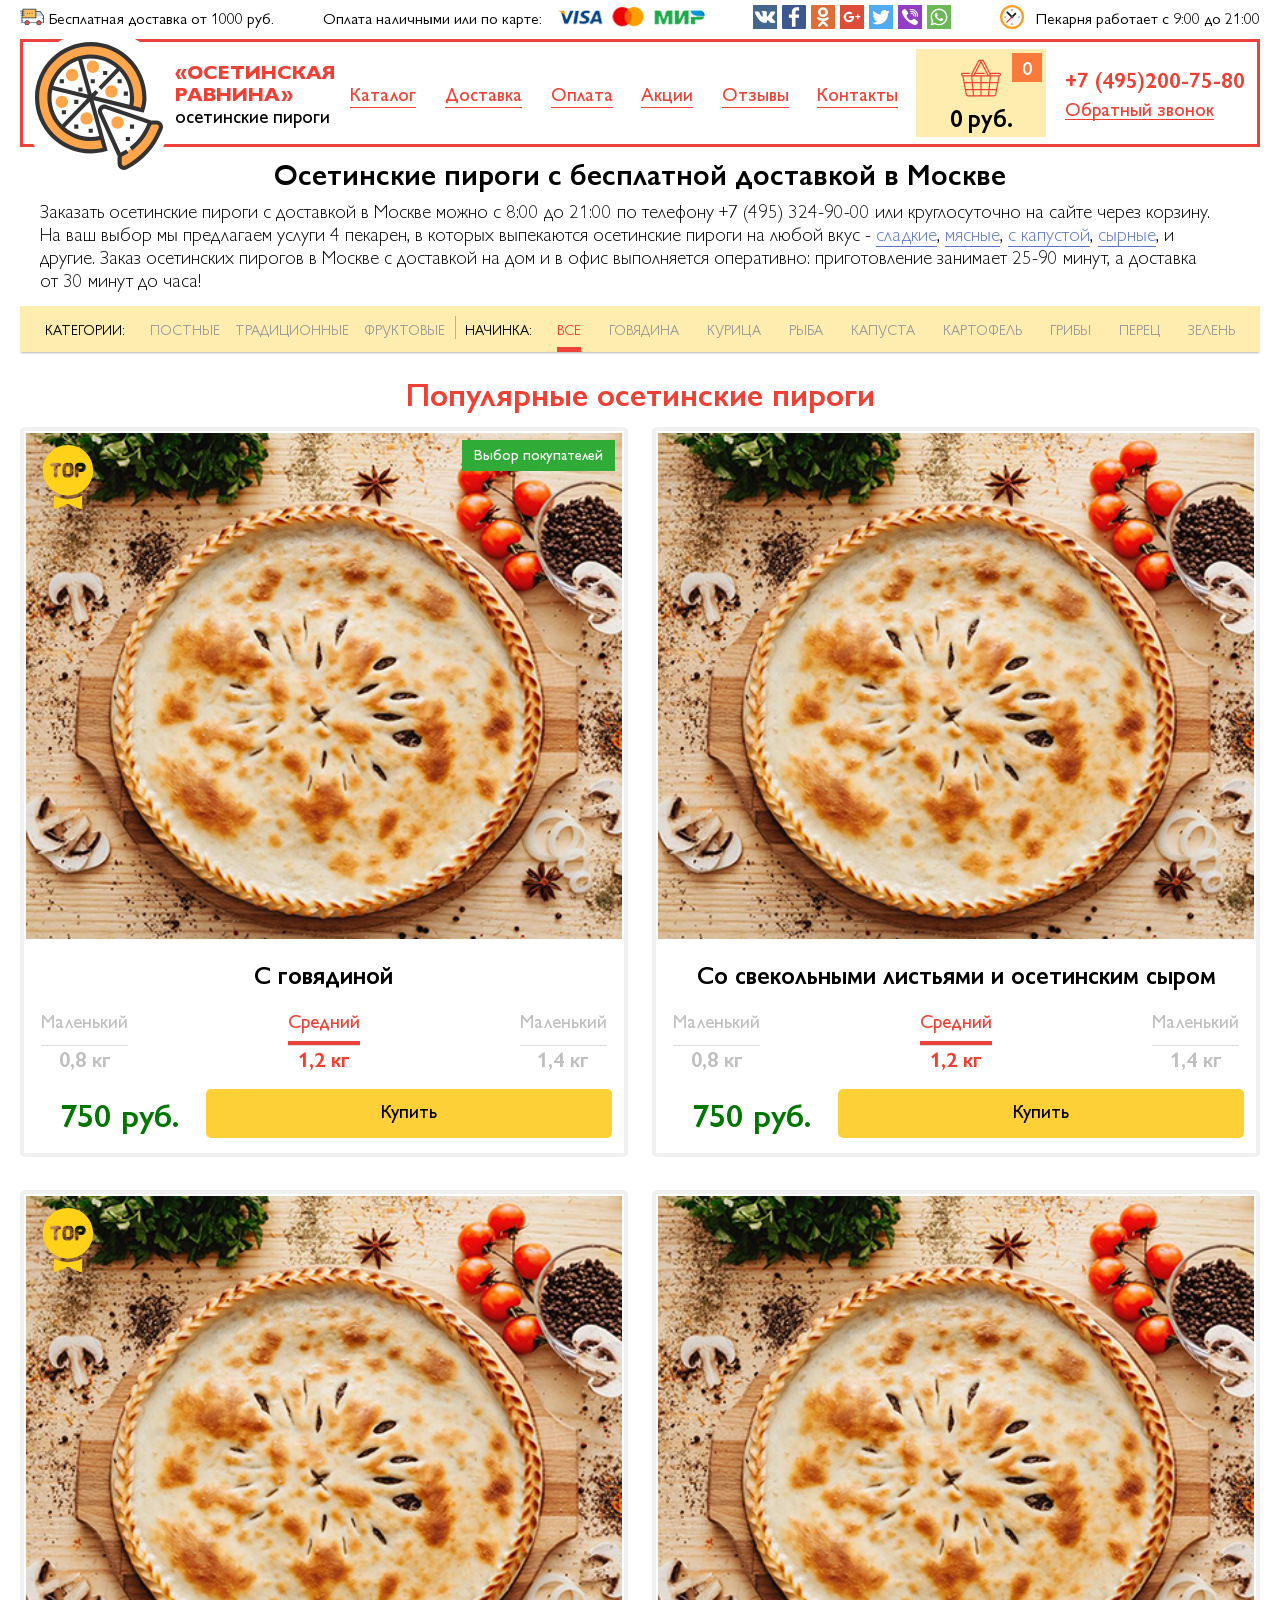
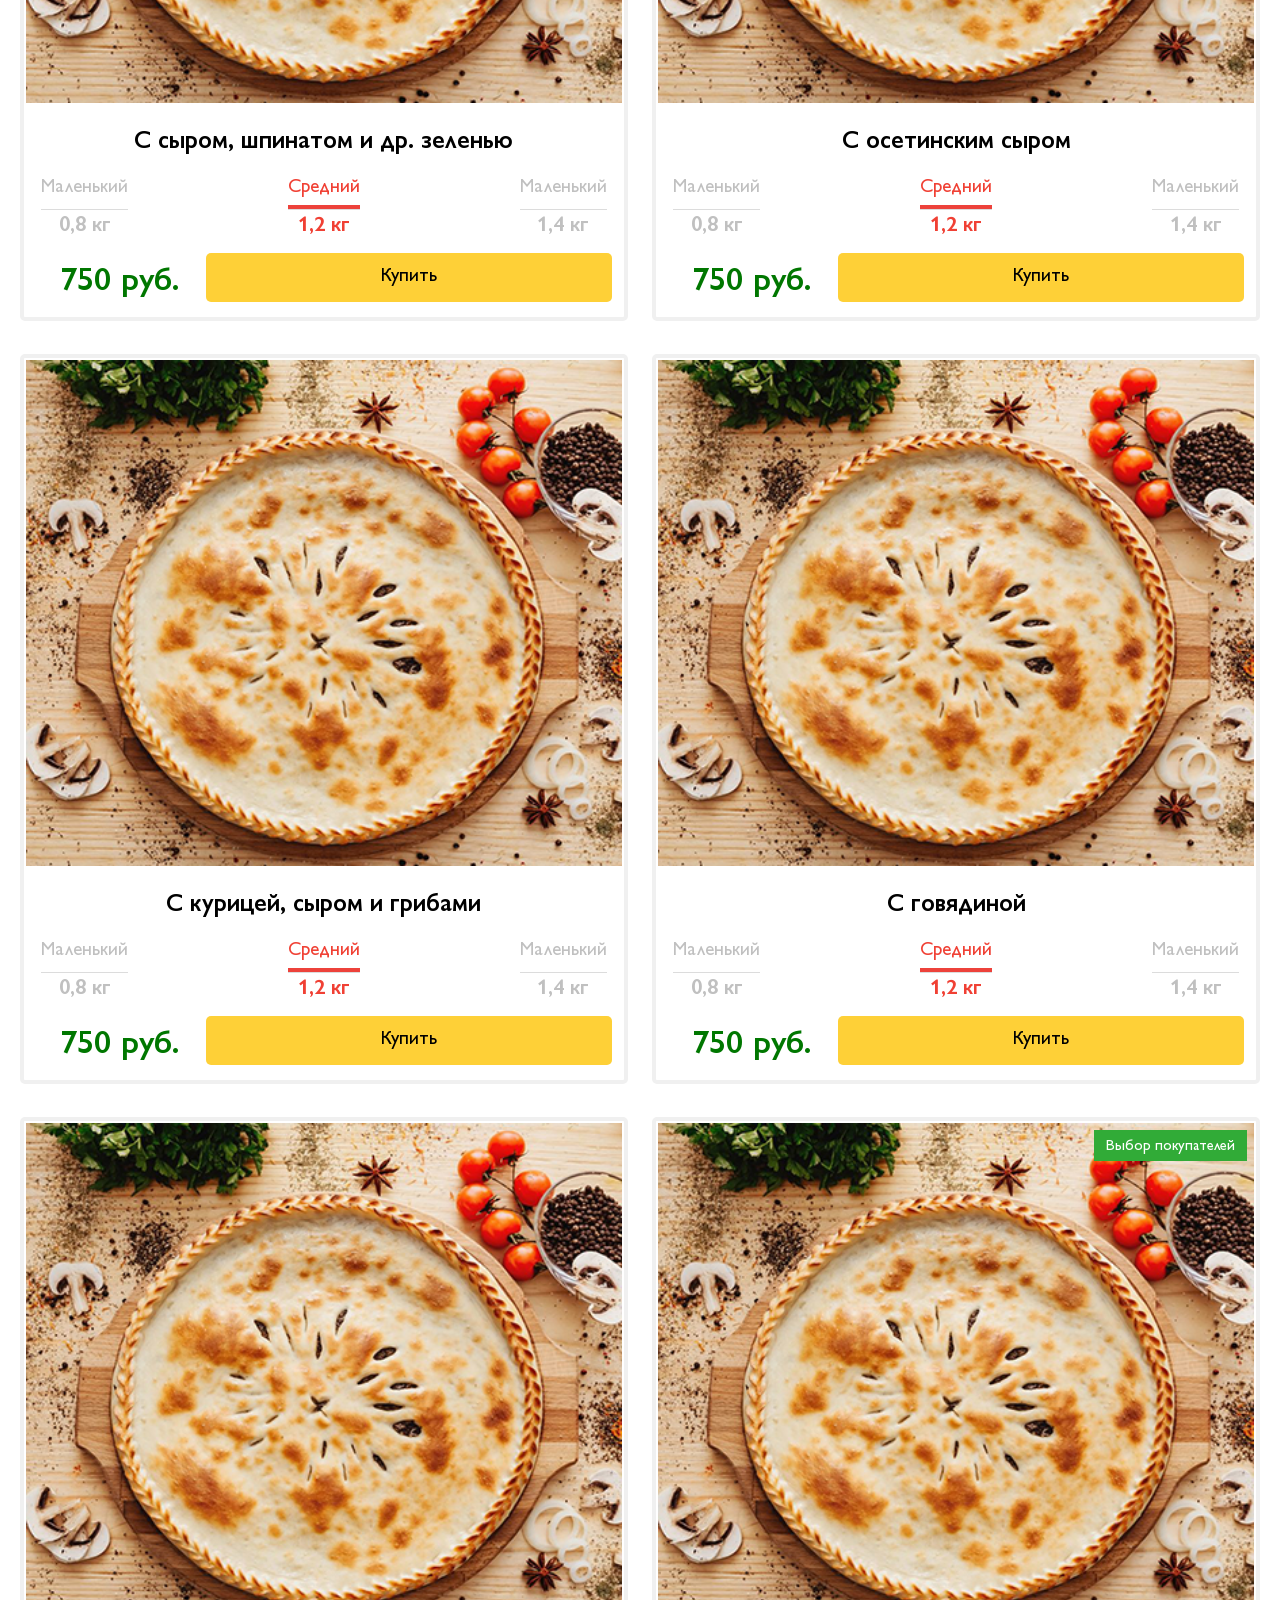
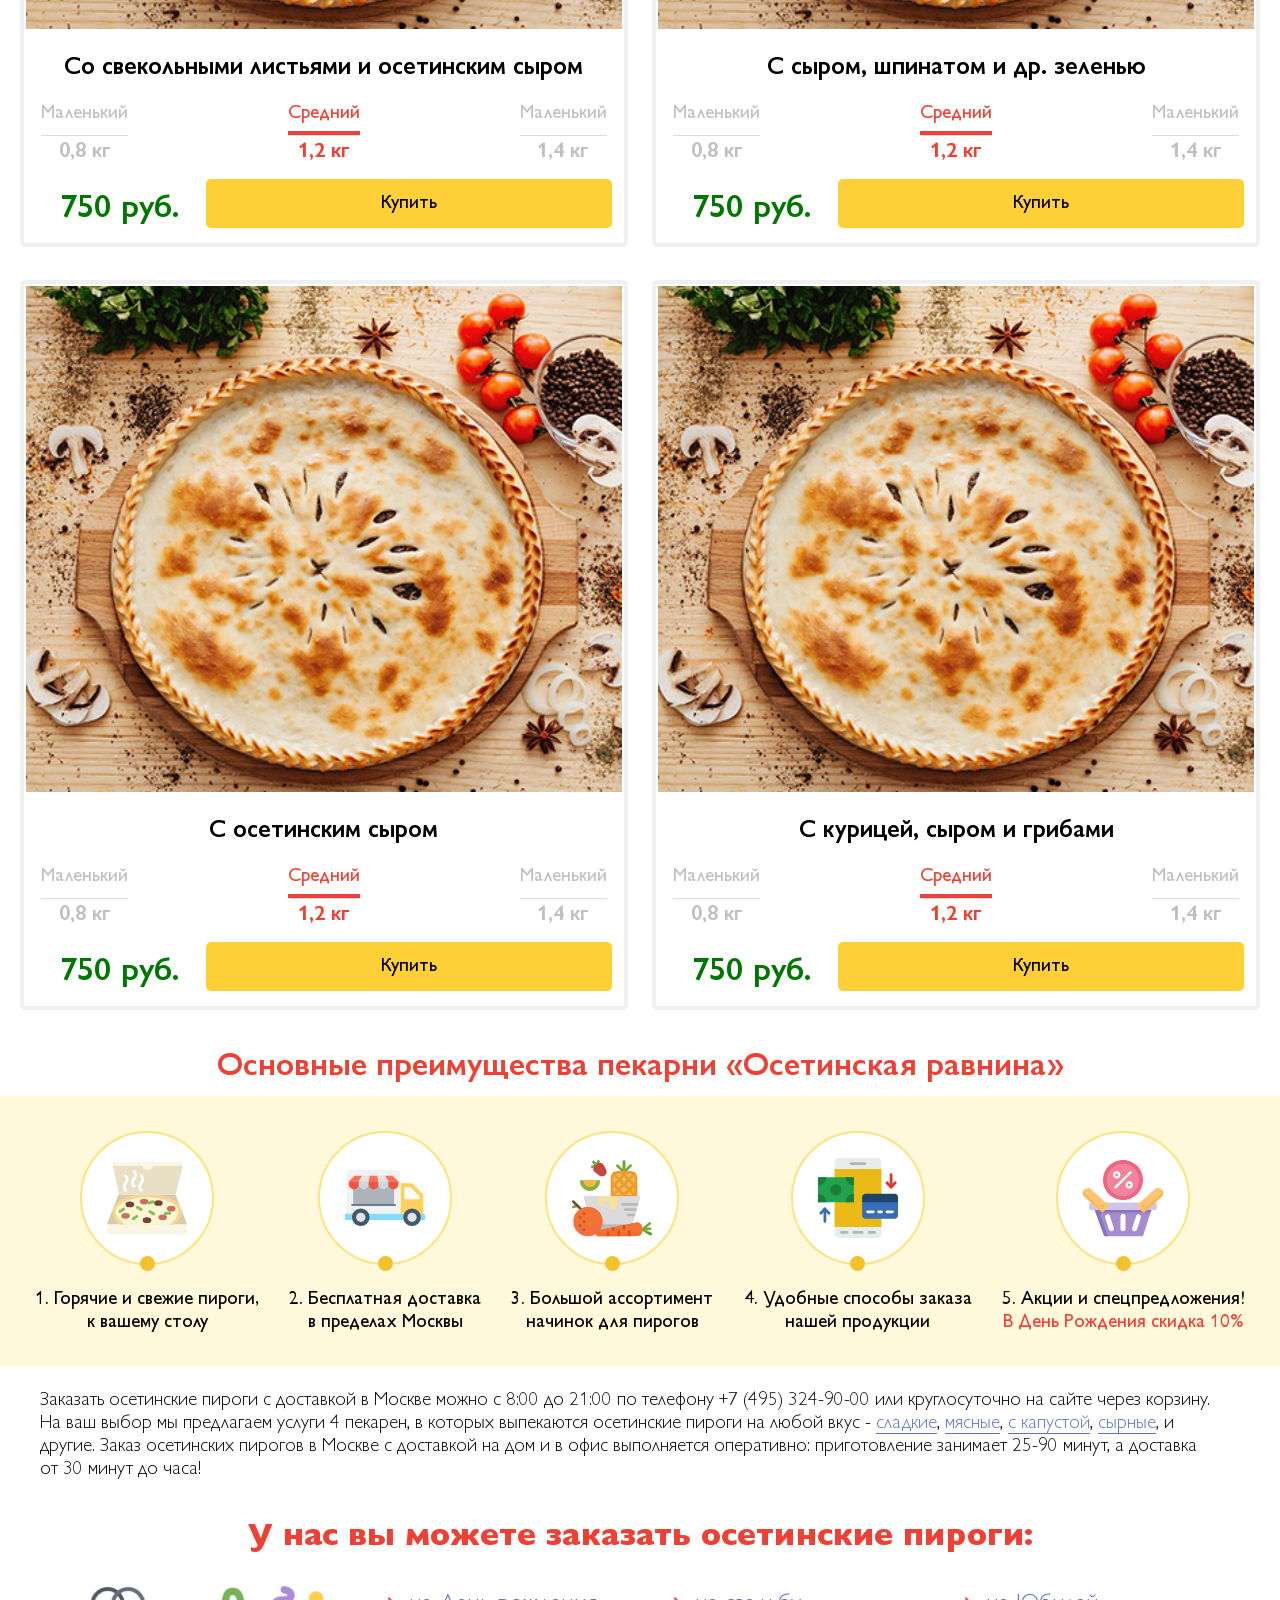
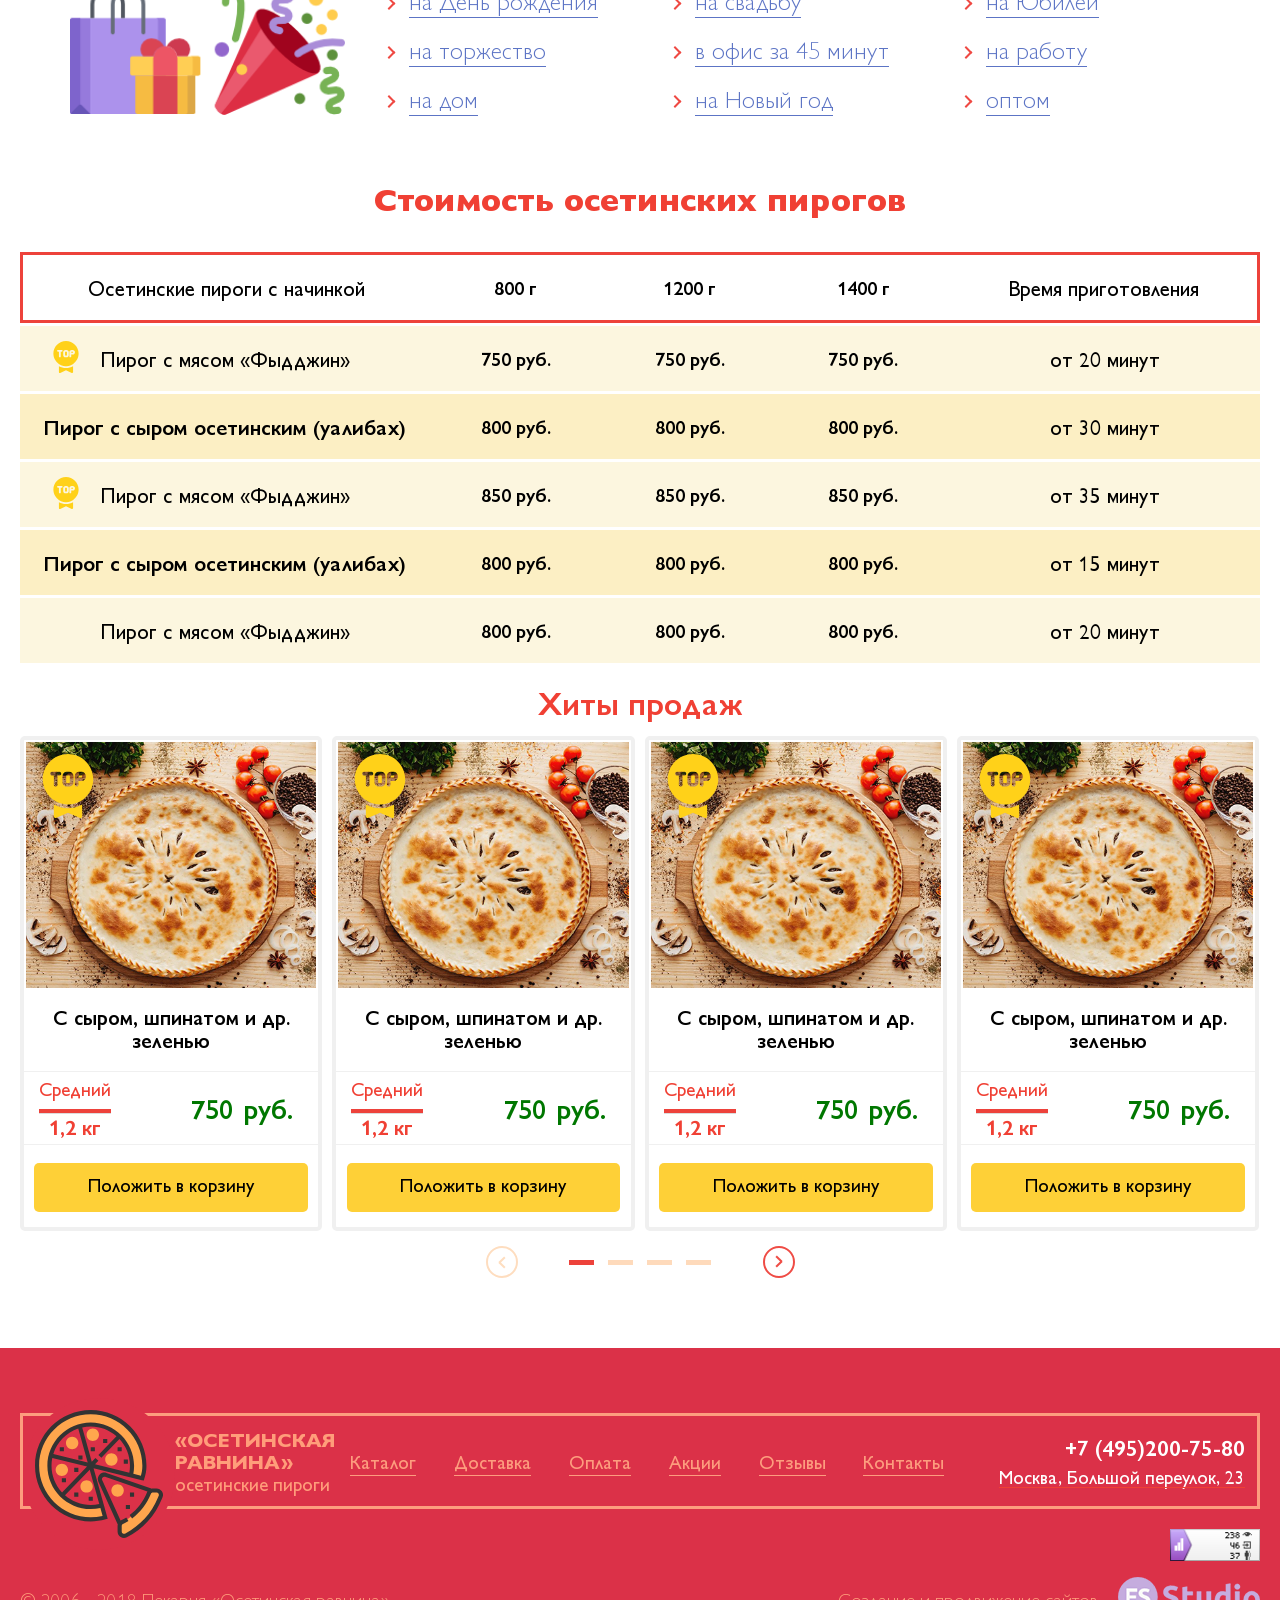
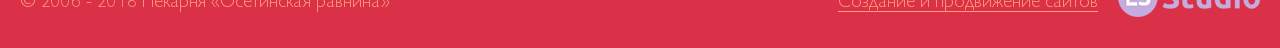
<file: builds/build_ver-Wed_Jun_27_2018_21_03_39/index.html>
<!DOCTYPE html>
<html class="no-js" lang="ru">

    <head>
        <meta charset="utf-8">
        <meta http-equiv="x-ua-compatible" content="ie=edge">
        <title>default title</title>
        <meta content="" name="description">
        <meta content="" name="keywords">
        <meta name="viewport" content="width=device-width, initial-scale=1.0">
        <meta content="telephone=no" name="format-detection">
        <meta name="HandheldFriendly" content="true">

        <!--[if (gt IE 9)|!(IE)]><!-->
        <link href="static/css/mainm7y07e.min.css" rel="stylesheet" type="text/css">
        <!--<![endif]-->
        <meta property="og:title" content="#{data.title}">
        <meta property="og:title" content="">
        <meta property="og:url" content="">
        <meta property="og:description" content="">
        <meta property="og:image" content="">
        <meta property="og:image:type" content="image/jpeg">
        <meta property="og:image:width" content="500">
        <meta property="og:image:height" content="300">
        <meta property="twitter:description" content="">
        <link rel="icon" type="image/x-icon" href="favicon.ico">
        <script>
            (function(H){H.className=H.className.replace(/\bno-js\b/,'js')})(document.documentElement)
        </script>
    </head>

    <body class="page">
        <svg xmlns="http://www.w3.org/2000/svg" style="border: 0 !important; clip: rect(0 0 0 0) !important; height: 1px !important; margin: -1px !important; overflow: hidden !important; padding: 0 !important; position: absolute !important; width: 1px !important;"
        class="root-svg-symbols-element">
            <symbol id="burger" viewBox="0 0 459 306">
                <title>burger</title>
                <path d="M0 306h459v-51H0zm0-127.5h459v-51H0zM0 0v51h459V0z" />
            </symbol>
        </svg>
        <div class="wrapper">
            <div class="content">
                <header class="page-header">
                    <div class="container">
                        <div class="page-header__row-top row row--jc-sb">
                            <div class="page-header__row-top-delivery row row--ai-c"><span class="page-header__row-top-delivery-icon"></span>
                                <p class="page-header__row-top-delivery-text text text--fw400">Бесплатная доставка от 1000 руб.</p>
                            </div>
                            <div class="page-header__row-top-payment row row--ai-c">
                                <p class="page-header__row-top-payment-text text text--fw400">Оплата наличными или по карте:</p>
                                <a class="page-header__row-top-payment-link" href="#"></a>
                            </div>
                            <ul class="socials list row">
                                <li class="socials__items">
                                    <a class="socials__link socials__link--vk" href="#"></a>
                                </li>
                                <li class="socials__items">
                                    <a class="socials__link socials__link--fb" href="#"></a>
                                </li>
                                <li class="socials__items">
                                    <a class="socials__link socials__link--od" href="#"></a>
                                </li>
                                <li class="socials__items">
                                    <a class="socials__link socials__link--g" href="#"></a>
                                </li>
                                <li class="socials__items">
                                    <a class="socials__link socials__link--tw" href="#"></a>
                                </li>
                                <li class="socials__items">
                                    <a class="socials__link socials__link--v" href="#"></a>
                                </li>
                                <li class="socials__items">
                                    <a class="socials__link socials__link--w" href="#"></a>
                                </li>
                            </ul>
                            <div class="page-header__row-top-time row row--ai-c"><span class="page-header__row-top-time-icon"></span>
                                <p class="page-header__row-top-time-text text text--fw400">Пекарня работает с 9:00 до 21:00</p>
                            </div>
                        </div>
                        <div class="page-header__content">
                            <div class="user-block user-block--header row row--ai-c">
                                <div class="logo logo--header">
                                    <div class="logo__img-wrap">
                                        <img class="logo__img" src="static/img/content/logo-header.svg" alt="Логотип">
                                    </div>
                                    <div class="logo__text-wrap">
                                        <h2 class="logo__headline text text--uppercase text--fw900">«Осетинская равнина»</h2>
                                        <p class="logo__text text text--fw500">осетинские пироги</p>
                                    </div>
                                    <div class="logo__burger-icon">
                                        <svg class="burger" width="459px" height="306px">
                                            <use xlink:href="#burger"></use>
                                        </svg>

                                    </div>
                                </div>
                                <ul class="user-block-list list row row--jc-sb grow">
                                    <li class="user-block-items"><a class="user-block-link text--td-none text--fw500" href="#">Каталог</a>
                                    </li>
                                    <li class="user-block-items"><a class="user-block-link text--td-none text--fw500" href="#">Доставка</a>
                                    </li>
                                    <li class="user-block-items"><a class="user-block-link text--td-none text--fw500" href="#">Оплата</a>
                                    </li>
                                    <li class="user-block-items"><a class="user-block-link text--td-none text--fw500" href="#">Акции</a>
                                    </li>
                                    <li class="user-block-items"><a class="user-block-link text--td-none text--fw500" href="#">Отзывы</a>
                                    </li>
                                    <li class="user-block-items"><a class="user-block-link text--td-none text--fw500" href="#">Контакты</a>
                                    </li>
                                </ul><a class="user-block__basket text--td-none" href="basket.html" data-total-price="0" data-count="0"><span class="user-block__basket-count text--center text--fw600">0</span><span class="user-block__basket-icon"></span>
                  <div class="user-block__basket-currency-wrap row row--jc-c">
                    <p class="user-block__basket-price user-block__basket-price--num text text--fw600">0 </p>
                    <p class="user-block__basket-price user-block__basket-price--text text text--fw600">руб.</p>
                  </div></a>
                                <div class="user-block__tel column"><a class="user-block__tel-link text--td-none text--fw600" href="tel:74952007580">+7 (495)200-75-80</a><a class="user-block__tel-feedback text--td-none text--fw500" href="#">Обратный звонок</a>
                                </div>
                            </div>
                            <div class="page-header__row-bottom">
                                <h1 class="page-header__row-bottom-headline text text--fw600 text--center">Осетинские пироги с бесплатной доставкой в Москве</h1>
                                <p class="page-header__row-bottom-text text">Заказать осетинские пироги с доставкой в Москве можно с 8:00 до 21:00 по телефону +7 (495) 324-90-00 или круглосуточно на сайте через корзину. На ваш выбор мы предлагаем услуги 4 пекарен, в которых выпекаются осетинские
                                    пироги на любой вкус - <a class="page-header__row-bottom-text-link text--td-none" href="#">сладкие</a>, <a class="page-header__row-bottom-text-link text--td-none" href="#">мясные</a>, <a class="page-header__row-bottom-text-link text--td-none"
                                    href="#">с капустой</a>, <a class="page-header__row-bottom-text-link text--td-none" href="#">сырные</a>, и другие. Заказ осетинских пирогов в Москве с доставкой на дом и в офис выполняется оперативно: приготовление занимает
                                    25-90 минут, а доставка от 30 минут до часа!
                                </p>
                                <nav class="main-nav row">
                                    <button class="main-nav__close button" type="button"></button>
                                    <h2 class="main-nav__list-headline main-nav__list-headline--category text text--fw400 text--uppercase">Категории:</h2>
                                    <ul class="main-nav__list main-nav__list--category list row">
                                        <li class="main-nav__items"><a class="main-nav__link text--uppercase text--td-none text--fw400" href="#">Постные</a>
                                        </li>
                                        <li class="main-nav__items"><a class="main-nav__link text--uppercase text--td-none text--fw400" href="#">Традиционные</a>
                                        </li>
                                        <li class="main-nav__items"><a class="main-nav__link text--uppercase text--td-none text--fw400" href="#">Фруктовые</a>
                                        </li>
                                    </ul>
                                    <div class="main-nav__border"></div>
                                    <h2 class="main-nav__list-headline text text--fw400 text--uppercase">Начинка:</h2>
                                    <ul class="main-nav__list list row row--jc-sb grow">
                                        <li class="main-nav__items"><a class="main-nav__link main-nav__link--active text--uppercase text--td-none text--fw400" href="#">Все</a>
                                        </li>
                                        <li class="main-nav__items"><a class="main-nav__link text--uppercase text--td-none text--fw400" href="#">Говядина</a>
                                        </li>
                                        <li class="main-nav__items"><a class="main-nav__link text--uppercase text--td-none text--fw400" href="#">Курица</a>
                                        </li>
                                        <li class="main-nav__items"><a class="main-nav__link text--uppercase text--td-none text--fw400" href="#">Рыба</a>
                                        </li>
                                        <li class="main-nav__items"><a class="main-nav__link text--uppercase text--td-none text--fw400" href="#">Капуста</a>
                                        </li>
                                        <li class="main-nav__items"><a class="main-nav__link text--uppercase text--td-none text--fw400" href="#">Картофель</a>
                                        </li>
                                        <li class="main-nav__items"><a class="main-nav__link text--uppercase text--td-none text--fw400" href="#">Грибы</a>
                                        </li>
                                        <li class="main-nav__items"><a class="main-nav__link text--uppercase text--td-none text--fw400" href="#">Перец</a>
                                        </li>
                                        <li class="main-nav__items"><a class="main-nav__link text--uppercase text--td-none text--fw400" href="#">Зелень</a>
                                        </li>
                                    </ul>
                                </nav>
                            </div>
                        </div>
                    </div>
                </header>
                <main class="page-content">
                    <section class="popular-good">
                        <div class="container">
                            <h2 class="popular-good__headline text text--fw600 text--center">Популярные осетинские пироги</h2>
                            <ul class="popular-good__carts-list list row row--jc-sb row--wrap">
                                <li class="popular-good__carts-items row">
                                    <div class="cart-good column">
                                        <div class="cart-good__img-wrap"><span class="cart-good__top"></span>
                                            <p class="cart-good__buyers-choice text text--fw500">Выбор покупателей</p>
                                            <img class="cart-good__img" src="static/img/content/cart-good-img.jpg" alt="Картинка товара">
                                        </div>
                                        <div class="cart-good__description grow column" data-basic-price="750" data-total-price="750" data-count="0">
                                            <div class="cart-good__description-wrap grow column"><a class="cart-good__headline text--fw600 text--center text--td-none d-block" href="#">С говядиной</a>
                                                <ul class="cart-good__description-list list row row--jc-sb">
                                                    <li class="cart-good__description-items">
                                                        <label class="cart-good__description-label d-block" for="radioSmall">
                                                            <input class="cart-good__description-input input input--radio" type="radio" name="radioGroupWeight1" id="radioSmall">
                                                            <p class="cart-good__description-item-text-title text text--fw500">Маленький</p>
                                                            <div class="cart-good__description-label-border"></div>
                                                            <p class="cart-good__description-item-text-weight text text--center text--fw600">0,8 кг</p>
                                                        </label>
                                                    </li>
                                                    <li class="cart-good__description-items">
                                                        <label class="cart-good__description-label d-block" for="radioMedium">
                                                            <input class="cart-good__description-input input input--radio" type="radio" name="radioGroupWeight1" checked id="radioMedium">
                                                            <p class="cart-good__description-item-text-title text text--fw500">Средний</p>
                                                            <div class="cart-good__description-label-border"></div>
                                                            <p class="cart-good__description-item-text-weight text text--center text--fw600">1,2 кг</p>
                                                        </label>
                                                    </li>
                                                    <li class="cart-good__description-items">
                                                        <label class="cart-good__description-label d-block" for="radioBig">
                                                            <input class="cart-good__description-input input input--radio" type="radio" name="radioGroupWeight1" id="radioBig">
                                                            <p class="cart-good__description-item-text-title text text--fw500">Маленький</p>
                                                            <div class="cart-good__description-label-border"></div>
                                                            <p class="cart-good__description-item-text-weight text text--center text--fw600">1,4 кг</p>
                                                        </label>
                                                    </li>
                                                </ul>
                                                <div class="cart-good__description-price-wrap row row--jc-c row--ai-c">
                                                    <p class="cart-good__description-price cart-good__description-price--text text text--fw600">750</p>
                                                    <p class="cart-good__description-price text text--fw600">руб.</p>
                                                    <div class="cart-good__description-button-wrap">
                                                        <button class="cart-good__description-button-buy button text--fw500" type="button">Купить</button>
                                                        <div class="cart-good__description-button-count-wrap row hidden">
                                                            <button class="cart-good__description-button-count-icon cart-good__description-button-count-icon--dec button grow" type="button"></button>
                                                            <p class="cart-good__description-button-count-text text text--fw500 grow">1</p>
                                                            <button class="cart-good__description-button-count-icon cart-good__description-button-count-icon--inc button grow" type="button"></button>
                                                        </div>
                                                    </div>
                                                </div>
                                            </div>
                                        </div>
                                    </div>
                                </li>
                                <li class="popular-good__carts-items row">
                                    <div class="cart-good column">
                                        <div class="cart-good__img-wrap">
                                            <img class="cart-good__img" src="static/img/content/cart-good-img.jpg" alt="Картинка товара">
                                        </div>
                                        <div class="cart-good__description grow column" data-basic-price="750" data-total-price="750" data-count="0">
                                            <div class="cart-good__description-wrap grow column"><a class="cart-good__headline text--fw600 text--center text--td-none d-block" href="#">Со свекольными листьями и осетинским сыром</a>
                                                <ul class="cart-good__description-list list row row--jc-sb">
                                                    <li class="cart-good__description-items">
                                                        <label class="cart-good__description-label d-block" for="radioSmall2">
                                                            <input class="cart-good__description-input input input--radio" type="radio" name="radioGroupWeight2" id="radioSmall2">
                                                            <p class="cart-good__description-item-text-title text text--fw500">Маленький</p>
                                                            <div class="cart-good__description-label-border"></div>
                                                            <p class="cart-good__description-item-text-weight text text--center text--fw600">0,8 кг</p>
                                                        </label>
                                                    </li>
                                                    <li class="cart-good__description-items">
                                                        <label class="cart-good__description-label d-block" for="radioMedium2">
                                                            <input class="cart-good__description-input input input--radio" type="radio" name="radioGroupWeight2" checked id="radioMedium2">
                                                            <p class="cart-good__description-item-text-title text text--fw500">Средний</p>
                                                            <div class="cart-good__description-label-border"></div>
                                                            <p class="cart-good__description-item-text-weight text text--center text--fw600">1,2 кг</p>
                                                        </label>
                                                    </li>
                                                    <li class="cart-good__description-items">
                                                        <label class="cart-good__description-label d-block" for="radioBig2">
                                                            <input class="cart-good__description-input input input--radio" type="radio" name="radioGroupWeight2" id="radioBig2">
                                                            <p class="cart-good__description-item-text-title text text--fw500">Маленький</p>
                                                            <div class="cart-good__description-label-border"></div>
                                                            <p class="cart-good__description-item-text-weight text text--center text--fw600">1,4 кг</p>
                                                        </label>
                                                    </li>
                                                </ul>
                                                <div class="cart-good__description-price-wrap row row--jc-c row--ai-c">
                                                    <p class="cart-good__description-price cart-good__description-price--text text text--fw600">750</p>
                                                    <p class="cart-good__description-price text text--fw600">руб.</p>
                                                    <div class="cart-good__description-button-wrap">
                                                        <button class="cart-good__description-button-buy button text--fw500" type="button">Купить</button>
                                                        <div class="cart-good__description-button-count-wrap row hidden">
                                                            <button class="cart-good__description-button-count-icon cart-good__description-button-count-icon--dec button grow" type="button"></button>
                                                            <p class="cart-good__description-button-count-text text text--fw500 grow">1</p>
                                                            <button class="cart-good__description-button-count-icon cart-good__description-button-count-icon--inc button grow" type="button"></button>
                                                        </div>
                                                    </div>
                                                </div>
                                            </div>
                                        </div>
                                    </div>
                                </li>
                                <li class="popular-good__carts-items row">
                                    <div class="cart-good column">
                                        <div class="cart-good__img-wrap"><span class="cart-good__top"></span>
                                            <img class="cart-good__img" src="static/img/content/cart-good-img.jpg" alt="Картинка товара">
                                        </div>
                                        <div class="cart-good__description grow column" data-basic-price="750" data-total-price="750" data-count="0">
                                            <div class="cart-good__description-wrap grow column"><a class="cart-good__headline text--fw600 text--center text--td-none d-block" href="#">С сыром, шпинатом и др. зеленью</a>
                                                <ul class="cart-good__description-list list row row--jc-sb">
                                                    <li class="cart-good__description-items">
                                                        <label class="cart-good__description-label d-block" for="radioSmall3">
                                                            <input class="cart-good__description-input input input--radio" type="radio" name="radioGroupWeight3" id="radioSmall3">
                                                            <p class="cart-good__description-item-text-title text text--fw500">Маленький</p>
                                                            <div class="cart-good__description-label-border"></div>
                                                            <p class="cart-good__description-item-text-weight text text--center text--fw600">0,8 кг</p>
                                                        </label>
                                                    </li>
                                                    <li class="cart-good__description-items">
                                                        <label class="cart-good__description-label d-block" for="radioMedium3">
                                                            <input class="cart-good__description-input input input--radio" type="radio" name="radioGroupWeight3" checked id="radioMedium3">
                                                            <p class="cart-good__description-item-text-title text text--fw500">Средний</p>
                                                            <div class="cart-good__description-label-border"></div>
                                                            <p class="cart-good__description-item-text-weight text text--center text--fw600">1,2 кг</p>
                                                        </label>
                                                    </li>
                                                    <li class="cart-good__description-items">
                                                        <label class="cart-good__description-label d-block" for="radioBig3">
                                                            <input class="cart-good__description-input input input--radio" type="radio" name="radioGroupWeight3" id="radioBig3">
                                                            <p class="cart-good__description-item-text-title text text--fw500">Маленький</p>
                                                            <div class="cart-good__description-label-border"></div>
                                                            <p class="cart-good__description-item-text-weight text text--center text--fw600">1,4 кг</p>
                                                        </label>
                                                    </li>
                                                </ul>
                                                <div class="cart-good__description-price-wrap row row--jc-c row--ai-c">
                                                    <p class="cart-good__description-price cart-good__description-price--text text text--fw600">750</p>
                                                    <p class="cart-good__description-price text text--fw600">руб.</p>
                                                    <div class="cart-good__description-button-wrap">
                                                        <button class="cart-good__description-button-buy button text--fw500" type="button">Купить</button>
                                                        <div class="cart-good__description-button-count-wrap row hidden">
                                                            <button class="cart-good__description-button-count-icon cart-good__description-button-count-icon--dec button grow" type="button"></button>
                                                            <p class="cart-good__description-button-count-text text text--fw500 grow">1</p>
                                                            <button class="cart-good__description-button-count-icon cart-good__description-button-count-icon--inc button grow" type="button"></button>
                                                        </div>
                                                    </div>
                                                </div>
                                            </div>
                                        </div>
                                    </div>
                                </li>
                                <li class="popular-good__carts-items row">
                                    <div class="cart-good column">
                                        <div class="cart-good__img-wrap">
                                            <img class="cart-good__img" src="static/img/content/cart-good-img.jpg" alt="Картинка товара">
                                        </div>
                                        <div class="cart-good__description grow column" data-basic-price="750" data-total-price="750" data-count="0">
                                            <div class="cart-good__description-wrap grow column"><a class="cart-good__headline text--fw600 text--center text--td-none d-block" href="#">С осетинским сыром</a>
                                                <ul class="cart-good__description-list list row row--jc-sb">
                                                    <li class="cart-good__description-items">
                                                        <label class="cart-good__description-label d-block" for="radioSmall4">
                                                            <input class="cart-good__description-input input input--radio" type="radio" name="radioGroupWeight4" id="radioSmall4">
                                                            <p class="cart-good__description-item-text-title text text--fw500">Маленький</p>
                                                            <div class="cart-good__description-label-border"></div>
                                                            <p class="cart-good__description-item-text-weight text text--center text--fw600">0,8 кг</p>
                                                        </label>
                                                    </li>
                                                    <li class="cart-good__description-items">
                                                        <label class="cart-good__description-label d-block" for="radioMedium4">
                                                            <input class="cart-good__description-input input input--radio" type="radio" name="radioGroupWeight4" checked id="radioMedium4">
                                                            <p class="cart-good__description-item-text-title text text--fw500">Средний</p>
                                                            <div class="cart-good__description-label-border"></div>
                                                            <p class="cart-good__description-item-text-weight text text--center text--fw600">1,2 кг</p>
                                                        </label>
                                                    </li>
                                                    <li class="cart-good__description-items">
                                                        <label class="cart-good__description-label d-block" for="radioBig4">
                                                            <input class="cart-good__description-input input input--radio" type="radio" name="radioGroupWeight4" id="radioBig4">
                                                            <p class="cart-good__description-item-text-title text text--fw500">Маленький</p>
                                                            <div class="cart-good__description-label-border"></div>
                                                            <p class="cart-good__description-item-text-weight text text--center text--fw600">1,4 кг</p>
                                                        </label>
                                                    </li>
                                                </ul>
                                                <div class="cart-good__description-price-wrap row row--jc-c row--ai-c">
                                                    <p class="cart-good__description-price cart-good__description-price--text text text--fw600">750</p>
                                                    <p class="cart-good__description-price text text--fw600">руб.</p>
                                                    <div class="cart-good__description-button-wrap">
                                                        <button class="cart-good__description-button-buy button text--fw500" type="button">Купить</button>
                                                        <div class="cart-good__description-button-count-wrap row hidden">
                                                            <button class="cart-good__description-button-count-icon cart-good__description-button-count-icon--dec button grow" type="button"></button>
                                                            <p class="cart-good__description-button-count-text text text--fw500 grow">1</p>
                                                            <button class="cart-good__description-button-count-icon cart-good__description-button-count-icon--inc button grow" type="button"></button>
                                                        </div>
                                                    </div>
                                                </div>
                                            </div>
                                        </div>
                                    </div>
                                </li>
                                <li class="popular-good__carts-items row">
                                    <div class="cart-good column">
                                        <div class="cart-good__img-wrap">
                                            <img class="cart-good__img" src="static/img/content/cart-good-img.jpg" alt="Картинка товара">
                                        </div>
                                        <div class="cart-good__description grow column" data-basic-price="750" data-total-price="750" data-count="0">
                                            <div class="cart-good__description-wrap grow column"><a class="cart-good__headline text--fw600 text--center text--td-none d-block" href="#">С курицей, сыром и грибами</a>
                                                <ul class="cart-good__description-list list row row--jc-sb">
                                                    <li class="cart-good__description-items">
                                                        <label class="cart-good__description-label d-block" for="radioSmall5">
                                                            <input class="cart-good__description-input input input--radio" type="radio" name="radioGroupWeight5" id="radioSmall5">
                                                            <p class="cart-good__description-item-text-title text text--fw500">Маленький</p>
                                                            <div class="cart-good__description-label-border"></div>
                                                            <p class="cart-good__description-item-text-weight text text--center text--fw600">0,8 кг</p>
                                                        </label>
                                                    </li>
                                                    <li class="cart-good__description-items">
                                                        <label class="cart-good__description-label d-block" for="radioMedium5">
                                                            <input class="cart-good__description-input input input--radio" type="radio" name="radioGroupWeight5" checked id="radioMedium5">
                                                            <p class="cart-good__description-item-text-title text text--fw500">Средний</p>
                                                            <div class="cart-good__description-label-border"></div>
                                                            <p class="cart-good__description-item-text-weight text text--center text--fw600">1,2 кг</p>
                                                        </label>
                                                    </li>
                                                    <li class="cart-good__description-items">
                                                        <label class="cart-good__description-label d-block" for="radioBig5">
                                                            <input class="cart-good__description-input input input--radio" type="radio" name="radioGroupWeight5" id="radioBig5">
                                                            <p class="cart-good__description-item-text-title text text--fw500">Маленький</p>
                                                            <div class="cart-good__description-label-border"></div>
                                                            <p class="cart-good__description-item-text-weight text text--center text--fw600">1,4 кг</p>
                                                        </label>
                                                    </li>
                                                </ul>
                                                <div class="cart-good__description-price-wrap row row--jc-c row--ai-c">
                                                    <p class="cart-good__description-price cart-good__description-price--text text text--fw600">750</p>
                                                    <p class="cart-good__description-price text text--fw600">руб.</p>
                                                    <div class="cart-good__description-button-wrap">
                                                        <button class="cart-good__description-button-buy button text--fw500" type="button">Купить</button>
                                                        <div class="cart-good__description-button-count-wrap row hidden">
                                                            <button class="cart-good__description-button-count-icon cart-good__description-button-count-icon--dec button grow" type="button"></button>
                                                            <p class="cart-good__description-button-count-text text text--fw500 grow">1</p>
                                                            <button class="cart-good__description-button-count-icon cart-good__description-button-count-icon--inc button grow" type="button"></button>
                                                        </div>
                                                    </div>
                                                </div>
                                            </div>
                                        </div>
                                    </div>
                                </li>
                                <li class="popular-good__carts-items row">
                                    <div class="cart-good column">
                                        <div class="cart-good__img-wrap">
                                            <img class="cart-good__img" src="static/img/content/cart-good-img.jpg" alt="Картинка товара">
                                        </div>
                                        <div class="cart-good__description grow column" data-basic-price="750" data-total-price="750" data-count="0">
                                            <div class="cart-good__description-wrap grow column"><a class="cart-good__headline text--fw600 text--center text--td-none d-block" href="#">С говядиной</a>
                                                <ul class="cart-good__description-list list row row--jc-sb">
                                                    <li class="cart-good__description-items">
                                                        <label class="cart-good__description-label d-block" for="radioSmall6">
                                                            <input class="cart-good__description-input input input--radio" type="radio" name="radioGroupWeight6" id="radioSmall6">
                                                            <p class="cart-good__description-item-text-title text text--fw500">Маленький</p>
                                                            <div class="cart-good__description-label-border"></div>
                                                            <p class="cart-good__description-item-text-weight text text--center text--fw600">0,8 кг</p>
                                                        </label>
                                                    </li>
                                                    <li class="cart-good__description-items">
                                                        <label class="cart-good__description-label d-block" for="radioMedium6">
                                                            <input class="cart-good__description-input input input--radio" type="radio" name="radioGroupWeight6" checked id="radioMedium6">
                                                            <p class="cart-good__description-item-text-title text text--fw500">Средний</p>
                                                            <div class="cart-good__description-label-border"></div>
                                                            <p class="cart-good__description-item-text-weight text text--center text--fw600">1,2 кг</p>
                                                        </label>
                                                    </li>
                                                    <li class="cart-good__description-items">
                                                        <label class="cart-good__description-label d-block" for="radioBig6">
                                                            <input class="cart-good__description-input input input--radio" type="radio" name="radioGroupWeight6" id="radioBig6">
                                                            <p class="cart-good__description-item-text-title text text--fw500">Маленький</p>
                                                            <div class="cart-good__description-label-border"></div>
                                                            <p class="cart-good__description-item-text-weight text text--center text--fw600">1,4 кг</p>
                                                        </label>
                                                    </li>
                                                </ul>
                                                <div class="cart-good__description-price-wrap row row--jc-c row--ai-c">
                                                    <p class="cart-good__description-price cart-good__description-price--text text text--fw600">750</p>
                                                    <p class="cart-good__description-price text text--fw600">руб.</p>
                                                    <div class="cart-good__description-button-wrap">
                                                        <button class="cart-good__description-button-buy button text--fw500" type="button">Купить</button>
                                                        <div class="cart-good__description-button-count-wrap row hidden">
                                                            <button class="cart-good__description-button-count-icon cart-good__description-button-count-icon--dec button grow" type="button"></button>
                                                            <p class="cart-good__description-button-count-text text text--fw500 grow">1</p>
                                                            <button class="cart-good__description-button-count-icon cart-good__description-button-count-icon--inc button grow" type="button"></button>
                                                        </div>
                                                    </div>
                                                </div>
                                            </div>
                                        </div>
                                    </div>
                                </li>
                                <li class="popular-good__carts-items row">
                                    <div class="cart-good column">
                                        <div class="cart-good__img-wrap">
                                            <img class="cart-good__img" src="static/img/content/cart-good-img.jpg" alt="Картинка товара">
                                        </div>
                                        <div class="cart-good__description grow column" data-basic-price="750" data-total-price="750" data-count="0">
                                            <div class="cart-good__description-wrap grow column"><a class="cart-good__headline text--fw600 text--center text--td-none d-block" href="#">Со свекольными листьями и осетинским сыром</a>
                                                <ul class="cart-good__description-list list row row--jc-sb">
                                                    <li class="cart-good__description-items">
                                                        <label class="cart-good__description-label d-block" for="radioSmall7">
                                                            <input class="cart-good__description-input input input--radio" type="radio" name="radioGroupWeight7" id="radioSmall7">
                                                            <p class="cart-good__description-item-text-title text text--fw500">Маленький</p>
                                                            <div class="cart-good__description-label-border"></div>
                                                            <p class="cart-good__description-item-text-weight text text--center text--fw600">0,8 кг</p>
                                                        </label>
                                                    </li>
                                                    <li class="cart-good__description-items">
                                                        <label class="cart-good__description-label d-block" for="radioMedium7">
                                                            <input class="cart-good__description-input input input--radio" type="radio" name="radioGroupWeight7" checked id="radioMedium7">
                                                            <p class="cart-good__description-item-text-title text text--fw500">Средний</p>
                                                            <div class="cart-good__description-label-border"></div>
                                                            <p class="cart-good__description-item-text-weight text text--center text--fw600">1,2 кг</p>
                                                        </label>
                                                    </li>
                                                    <li class="cart-good__description-items">
                                                        <label class="cart-good__description-label d-block" for="radioBig7">
                                                            <input class="cart-good__description-input input input--radio" type="radio" name="radioGroupWeight7" id="radioBig7">
                                                            <p class="cart-good__description-item-text-title text text--fw500">Маленький</p>
                                                            <div class="cart-good__description-label-border"></div>
                                                            <p class="cart-good__description-item-text-weight text text--center text--fw600">1,4 кг</p>
                                                        </label>
                                                    </li>
                                                </ul>
                                                <div class="cart-good__description-price-wrap row row--jc-c row--ai-c">
                                                    <p class="cart-good__description-price cart-good__description-price--text text text--fw600">750</p>
                                                    <p class="cart-good__description-price text text--fw600">руб.</p>
                                                    <div class="cart-good__description-button-wrap">
                                                        <button class="cart-good__description-button-buy button text--fw500" type="button">Купить</button>
                                                        <div class="cart-good__description-button-count-wrap row hidden">
                                                            <button class="cart-good__description-button-count-icon cart-good__description-button-count-icon--dec button grow" type="button"></button>
                                                            <p class="cart-good__description-button-count-text text text--fw500 grow">1</p>
                                                            <button class="cart-good__description-button-count-icon cart-good__description-button-count-icon--inc button grow" type="button"></button>
                                                        </div>
                                                    </div>
                                                </div>
                                            </div>
                                        </div>
                                    </div>
                                </li>
                                <li class="popular-good__carts-items row">
                                    <div class="cart-good column">
                                        <div class="cart-good__img-wrap">
                                            <p class="cart-good__buyers-choice text text--fw500">Выбор покупателей</p>
                                            <img class="cart-good__img" src="static/img/content/cart-good-img.jpg" alt="Картинка товара">
                                        </div>
                                        <div class="cart-good__description grow column" data-basic-price="750" data-total-price="750" data-count="0">
                                            <div class="cart-good__description-wrap grow column"><a class="cart-good__headline text--fw600 text--center text--td-none d-block" href="#">С сыром, шпинатом и др. зеленью</a>
                                                <ul class="cart-good__description-list list row row--jc-sb">
                                                    <li class="cart-good__description-items">
                                                        <label class="cart-good__description-label d-block" for="radioSmall8">
                                                            <input class="cart-good__description-input input input--radio" type="radio" name="radioGroupWeight8" id="radioSmall8">
                                                            <p class="cart-good__description-item-text-title text text--fw500">Маленький</p>
                                                            <div class="cart-good__description-label-border"></div>
                                                            <p class="cart-good__description-item-text-weight text text--center text--fw600">0,8 кг</p>
                                                        </label>
                                                    </li>
                                                    <li class="cart-good__description-items">
                                                        <label class="cart-good__description-label d-block" for="radioMedium8">
                                                            <input class="cart-good__description-input input input--radio" type="radio" name="radioGroupWeight8" checked id="radioMedium8">
                                                            <p class="cart-good__description-item-text-title text text--fw500">Средний</p>
                                                            <div class="cart-good__description-label-border"></div>
                                                            <p class="cart-good__description-item-text-weight text text--center text--fw600">1,2 кг</p>
                                                        </label>
                                                    </li>
                                                    <li class="cart-good__description-items">
                                                        <label class="cart-good__description-label d-block" for="radioBig8">
                                                            <input class="cart-good__description-input input input--radio" type="radio" name="radioGroupWeight8" id="radioBig8">
                                                            <p class="cart-good__description-item-text-title text text--fw500">Маленький</p>
                                                            <div class="cart-good__description-label-border"></div>
                                                            <p class="cart-good__description-item-text-weight text text--center text--fw600">1,4 кг</p>
                                                        </label>
                                                    </li>
                                                </ul>
                                                <div class="cart-good__description-price-wrap row row--jc-c row--ai-c">
                                                    <p class="cart-good__description-price cart-good__description-price--text text text--fw600">750</p>
                                                    <p class="cart-good__description-price text text--fw600">руб.</p>
                                                    <div class="cart-good__description-button-wrap">
                                                        <button class="cart-good__description-button-buy button text--fw500" type="button">Купить</button>
                                                        <div class="cart-good__description-button-count-wrap row hidden">
                                                            <button class="cart-good__description-button-count-icon cart-good__description-button-count-icon--dec button grow" type="button"></button>
                                                            <p class="cart-good__description-button-count-text text text--fw500 grow">1</p>
                                                            <button class="cart-good__description-button-count-icon cart-good__description-button-count-icon--inc button grow" type="button"></button>
                                                        </div>
                                                    </div>
                                                </div>
                                            </div>
                                        </div>
                                    </div>
                                </li>
                                <li class="popular-good__carts-items row">
                                    <div class="cart-good column">
                                        <div class="cart-good__img-wrap">
                                            <img class="cart-good__img" src="static/img/content/cart-good-img.jpg" alt="Картинка товара">
                                        </div>
                                        <div class="cart-good__description grow column" data-basic-price="750" data-total-price="750" data-count="0">
                                            <div class="cart-good__description-wrap grow column"><a class="cart-good__headline text--fw600 text--center text--td-none d-block" href="#">С осетинским сыром</a>
                                                <ul class="cart-good__description-list list row row--jc-sb">
                                                    <li class="cart-good__description-items">
                                                        <label class="cart-good__description-label d-block" for="radioSmall9">
                                                            <input class="cart-good__description-input input input--radio" type="radio" name="radioGroupWeight9" id="radioSmall9">
                                                            <p class="cart-good__description-item-text-title text text--fw500">Маленький</p>
                                                            <div class="cart-good__description-label-border"></div>
                                                            <p class="cart-good__description-item-text-weight text text--center text--fw600">0,8 кг</p>
                                                        </label>
                                                    </li>
                                                    <li class="cart-good__description-items">
                                                        <label class="cart-good__description-label d-block" for="radioMedium9">
                                                            <input class="cart-good__description-input input input--radio" type="radio" name="radioGroupWeight9" checked id="radioMedium9">
                                                            <p class="cart-good__description-item-text-title text text--fw500">Средний</p>
                                                            <div class="cart-good__description-label-border"></div>
                                                            <p class="cart-good__description-item-text-weight text text--center text--fw600">1,2 кг</p>
                                                        </label>
                                                    </li>
                                                    <li class="cart-good__description-items">
                                                        <label class="cart-good__description-label d-block" for="radioBig9">
                                                            <input class="cart-good__description-input input input--radio" type="radio" name="radioGroupWeight9" id="radioBig9">
                                                            <p class="cart-good__description-item-text-title text text--fw500">Маленький</p>
                                                            <div class="cart-good__description-label-border"></div>
                                                            <p class="cart-good__description-item-text-weight text text--center text--fw600">1,4 кг</p>
                                                        </label>
                                                    </li>
                                                </ul>
                                                <div class="cart-good__description-price-wrap row row--jc-c row--ai-c">
                                                    <p class="cart-good__description-price cart-good__description-price--text text text--fw600">750</p>
                                                    <p class="cart-good__description-price text text--fw600">руб.</p>
                                                    <div class="cart-good__description-button-wrap">
                                                        <button class="cart-good__description-button-buy button text--fw500" type="button">Купить</button>
                                                        <div class="cart-good__description-button-count-wrap row hidden">
                                                            <button class="cart-good__description-button-count-icon cart-good__description-button-count-icon--dec button grow" type="button"></button>
                                                            <p class="cart-good__description-button-count-text text text--fw500 grow">1</p>
                                                            <button class="cart-good__description-button-count-icon cart-good__description-button-count-icon--inc button grow" type="button"></button>
                                                        </div>
                                                    </div>
                                                </div>
                                            </div>
                                        </div>
                                    </div>
                                </li>
                                <li class="popular-good__carts-items row">
                                    <div class="cart-good column">
                                        <div class="cart-good__img-wrap">
                                            <img class="cart-good__img" src="static/img/content/cart-good-img.jpg" alt="Картинка товара">
                                        </div>
                                        <div class="cart-good__description grow column" data-basic-price="750" data-total-price="750" data-count="0">
                                            <div class="cart-good__description-wrap grow column"><a class="cart-good__headline text--fw600 text--center text--td-none d-block" href="#">С курицей, сыром и грибами</a>
                                                <ul class="cart-good__description-list list row row--jc-sb">
                                                    <li class="cart-good__description-items">
                                                        <label class="cart-good__description-label d-block" for="radioSmall10">
                                                            <input class="cart-good__description-input input input--radio" type="radio" name="radioGroupWeight10" id="radioSmall10">
                                                            <p class="cart-good__description-item-text-title text text--fw500">Маленький</p>
                                                            <div class="cart-good__description-label-border"></div>
                                                            <p class="cart-good__description-item-text-weight text text--center text--fw600">0,8 кг</p>
                                                        </label>
                                                    </li>
                                                    <li class="cart-good__description-items">
                                                        <label class="cart-good__description-label d-block" for="radioMedium10">
                                                            <input class="cart-good__description-input input input--radio" type="radio" name="radioGroupWeight10" checked id="radioMedium10">
                                                            <p class="cart-good__description-item-text-title text text--fw500">Средний</p>
                                                            <div class="cart-good__description-label-border"></div>
                                                            <p class="cart-good__description-item-text-weight text text--center text--fw600">1,2 кг</p>
                                                        </label>
                                                    </li>
                                                    <li class="cart-good__description-items">
                                                        <label class="cart-good__description-label d-block" for="radioBig10">
                                                            <input class="cart-good__description-input input input--radio" type="radio" name="radioGroupWeight10" id="radioBig10">
                                                            <p class="cart-good__description-item-text-title text text--fw500">Маленький</p>
                                                            <div class="cart-good__description-label-border"></div>
                                                            <p class="cart-good__description-item-text-weight text text--center text--fw600">1,4 кг</p>
                                                        </label>
                                                    </li>
                                                </ul>
                                                <div class="cart-good__description-price-wrap row row--jc-c row--ai-c">
                                                    <p class="cart-good__description-price cart-good__description-price--text text text--fw600">750</p>
                                                    <p class="cart-good__description-price text text--fw600">руб.</p>
                                                    <div class="cart-good__description-button-wrap">
                                                        <button class="cart-good__description-button-buy button text--fw500" type="button">Купить</button>
                                                        <div class="cart-good__description-button-count-wrap row hidden">
                                                            <button class="cart-good__description-button-count-icon cart-good__description-button-count-icon--dec button grow" type="button"></button>
                                                            <p class="cart-good__description-button-count-text text text--fw500 grow">1</p>
                                                            <button class="cart-good__description-button-count-icon cart-good__description-button-count-icon--inc button grow" type="button"></button>
                                                        </div>
                                                    </div>
                                                </div>
                                            </div>
                                        </div>
                                    </div>
                                </li>
                            </ul>
                        </div>
                    </section>
                    <section class="features">
                        <div class="container">
                            <h2 class="features__headline text text--center text--fw600">Основные преимущества пекарни «Осетинская равнина»</h2>
                        </div>
                        <div class="features__description-wrap">
                            <div class="container">
                                <ul class="features__description-list list row row--jc-sa">
                                    <li class="features__description-items column column--ai-c">
                                        <div class="features__description-item-img-wrap">
                                            <img class="features__description-item-img" src="static/img/content/pizzas.svg" alt="">
                                        </div>
                                        <p class="features__description-item-text text text--fw500 text--center">1. Горячие и свежие пироги,
                                            <br>к вашему столу</p>
                                    </li>
                                    <li class="features__description-items column column--ai-c">
                                        <div class="features__description-item-img-wrap">
                                            <img class="features__description-item-img" src="static/img/content/van.svg" alt="">
                                        </div>
                                        <p class="features__description-item-text text text--fw500 text--center">2. Бесплатная доставка
                                            <br>в пределах Москвы</p>
                                    </li>
                                    <li class="features__description-items column column--ai-c">
                                        <div class="features__description-item-img-wrap">
                                            <img class="features__description-item-img" src="static/img/content/healthy-food.svg" alt="">
                                        </div>
                                        <p class="features__description-item-text text text--fw500 text--center">3. Большой ассортимент
                                            <br>начинок для пирогов</p>
                                    </li>
                                    <li class="features__description-items column column--ai-c">
                                        <div class="features__description-item-img-wrap">
                                            <img class="features__description-item-img" src="static/img/content/transaction.svg" alt="">
                                        </div>
                                        <p class="features__description-item-text text text--fw500 text--center">4. Удобные способы заказа
                                            <br>нашей продукции</p>
                                    </li>
                                    <li class="features__description-items column column--ai-c">
                                        <div class="features__description-item-img-wrap">
                                            <img class="features__description-item-img" src="static/img/content/basket.svg" alt="">
                                        </div>
                                        <p class="features__description-item-text text text--fw500 text--center">5. Акции и спецпредложения!</p>
                                        <p class="features__description-item-text features__description-item-text--birthday text text--fw500 text--center">В День Рождения скидка 10%</p>
                                    </li>
                                </ul>
                            </div>
                        </div>
                    </section>
                    <div class="order">
                        <div class="container container--order">
                            <p class="page-header__row-bottom-text page-header__row-bottom-text--order text">Заказать осетинские пироги с доставкой в Москве можно с 8:00 до 21:00 по телефону +7 (495) 324-90-00 или круглосуточно на сайте через корзину. На ваш выбор мы предлагаем услуги 4 пекарен, в которых выпекаются осетинские пироги
                                на любой вкус - <a class="page-header__row-bottom-text-link text--td-none" href="#">сладкие</a>, <a class="page-header__row-bottom-text-link text--td-none" href="#">мясные</a>, <a class="page-header__row-bottom-text-link text--td-none"
                                href="#">с капустой</a>, <a class="page-header__row-bottom-text-link text--td-none" href="#">сырные</a>, и другие. Заказ осетинских пирогов в Москве с доставкой на дом и в офис выполняется оперативно: приготовление занимает
                                25-90 минут, а доставка от 30 минут до часа!
                            </p>
                            <h2 class="order__headline text text--center">У нас вы можете заказать осетинские пироги:</h2>
                            <div class="order__lists row">
                                <div class="order__list-img-wrap">
                                    <img class="order__list-img" src="static/img/content/order-img.png">
                                </div>
                                <div class="order__lists__wrap row grow">
                                    <ul class="order__list list">
                                        <li class="order__list-items"><a class="order__list-link text--td-none" href="#">на День рождения<span class="order__list-link-icon"></span></a>
                                        </li>
                                        <li class="order__list-items"><a class="order__list-link text--td-none" href="#">на торжество<span class="order__list-link-icon"></span></a>
                                        </li>
                                        <li class="order__list-items"><a class="order__list-link text--td-none" href="#">на дом<span class="order__list-link-icon"></span></a>
                                        </li>
                                    </ul>
                                    <ul class="order__list list">
                                        <li class="order__list-items"><a class="order__list-link text--td-none" href="#">на свадьбу<span class="order__list-link-icon"></span></a>
                                        </li>
                                        <li class="order__list-items"><a class="order__list-link text--td-none" href="#">в офис за 45 минут<span class="order__list-link-icon"></span></a>
                                        </li>
                                        <li class="order__list-items"><a class="order__list-link text--td-none" href="#">на Новый год<span class="order__list-link-icon"></span></a>
                                        </li>
                                    </ul>
                                    <ul class="order__list list">
                                        <li class="order__list-items"><a class="order__list-link text--td-none" href="#">на Юбилей<span class="order__list-link-icon"></span></a>
                                        </li>
                                        <li class="order__list-items"><a class="order__list-link text--td-none" href="#">на работу<span class="order__list-link-icon"></span></a>
                                        </li>
                                        <li class="order__list-items"><a class="order__list-link text--td-none" href="#">оптом<span class="order__list-link-icon"></span></a>
                                        </li>
                                    </ul>
                                </div>
                            </div>
                            <div class="order__table-wrap">
                                <h2 class="order__headline order__headline--table text text--center">Стоимость осетинских пирогов</h2>
                                <table class="order__table">
                                    <tr class="order__table-title-tr">
                                        <td class="order__table-td">
                                            <p class="order__table-title order__table-title--headline text text--fw500 text--center">Осетинские пироги с начинкой</p>
                                        </td>
                                        <td class="order__table-td">
                                            <p class="order__table-price order__table-price--headline text text--fw600 text--center">800 г</p>
                                        </td>
                                        <td class="order__table-td">
                                            <p class="order__table-price order__table-price--headline text text--fw600 text--center">1200 г</p>
                                        </td>
                                        <td class="order__table-td">
                                            <p class="order__table-price order__table-price--headline text text--fw600 text--center">1400 г</p>
                                        </td>
                                        <td class="order__table-td">
                                            <p class="order__table-title order__table-title--headline text text--fw500 text--center">Время приготовления</p>
                                        </td>
                                    </tr>
                                    <tr class="order__table-description-tr">
                                        <td class="order__table-td"><span class="order__table-top-icon"></span>
                                            <p class="order__table-title text text--fw500 text--center">Пирог с мясом «Фыдджин»</p>
                                            <div class="order__table-prices-mobile">
                                                <ul class="order__table-prices-list list row">
                                                    <li class="order__table-prices-items">
                                                        <label class="order__table-prices-label d-block">
                                                            <input class="order__table-prices-input input input--radio" type="radio" name="radioTablePrices1">
                                                            <p class="order__table-prices-weight text text--fw600 text--center">800 г</p>
                                                            <p class="order__table-prices-currency text text--fw600 text--center">750 руб.</p>
                                                        </label>
                                                    </li>
                                                    <li class="order__table-prices-items">
                                                        <label class="order__table-prices-label d-block">
                                                            <input class="order__table-prices-input input input--radio" type="radio" name="radioTablePrices1" checked>
                                                            <p class="order__table-prices-weight text text--fw600 text--center">1200 г</p>
                                                            <p class="order__table-prices-currency text text--fw600 text--center">750 руб.</p>
                                                        </label>
                                                    </li>
                                                    <li class="order__table-prices-items">
                                                        <label class="order__table-prices-label d-block">
                                                            <input class="order__table-prices-input input input--radio" type="radio" name="radioTablePrices1">
                                                            <p class="order__table-prices-weight text text--fw600 text--center">1400 г</p>
                                                            <p class="order__table-prices-currency text text--fw600 text--center">750 руб.</p>
                                                        </label>
                                                    </li>
                                                </ul>
                                                <div class="order__table-prices-buy-wrap">
                                                    <button class="order__table-prices-buy button" type="button">В корзину</button>
                                                </div>
                                            </div>
                                        </td>
                                        <td class="order__table-td order__table-td--price">
                                            <p class="order__table-price order__table-price text text--fw600 text--center">750 руб.</p>
                                            <button class="order__table-buy button text--fw500" type="button">В корзину</button>
                                        </td>
                                        <td class="order__table-td order__table-td--price">
                                            <p class="order__table-price text text--fw600 text--center">750 руб.</p>
                                            <button class="order__table-buy button text--fw500" type="button">В корзину</button>
                                        </td>
                                        <td class="order__table-td order__table-td--price">
                                            <p class="order__table-price text text--fw600 text--center">750 руб.</p>
                                            <button class="order__table-buy button text--fw500" type="button">В корзину</button>
                                        </td>
                                        <td class="order__table-td">
                                            <p class="order__table-title text text--fw500 text--center">от 20 минут</p>
                                        </td>
                                    </tr>
                                    <tr class="order__table-description-tr">
                                        <td class="order__table-td">
                                            <p class="order__table-title text text--fw600 text--center">Пирог с сыром осетинским (уалибах)</p>
                                            <div class="order__table-prices-mobile">
                                                <ul class="order__table-prices-list list row">
                                                    <li class="order__table-prices-items">
                                                        <label class="order__table-prices-label d-block">
                                                            <input class="order__table-prices-input input input--radio" type="radio" name="radioTablePrices23">
                                                            <p class="order__table-prices-weight text text--fw600 text--center">800 г</p>
                                                            <p class="order__table-prices-currency text text--fw600 text--center">800 руб.</p>
                                                        </label>
                                                    </li>
                                                    <li class="order__table-prices-items">
                                                        <label class="order__table-prices-label d-block">
                                                            <input class="order__table-prices-input input input--radio" type="radio" name="radioTablePrices23" checked>
                                                            <p class="order__table-prices-weight text text--fw600 text--center">1200 г</p>
                                                            <p class="order__table-prices-currency text text--fw600 text--center">800 руб.</p>
                                                        </label>
                                                    </li>
                                                    <li class="order__table-prices-items">
                                                        <label class="order__table-prices-label d-block">
                                                            <input class="order__table-prices-input input input--radio" type="radio" name="radioTablePrices23">
                                                            <p class="order__table-prices-weight text text--fw600 text--center">1400 г</p>
                                                            <p class="order__table-prices-currency text text--fw600 text--center">800 руб.</p>
                                                        </label>
                                                    </li>
                                                </ul>
                                                <div class="order__table-prices-buy-wrap">
                                                    <button class="order__table-prices-buy button" type="button">В корзину</button>
                                                </div>
                                            </div>
                                        </td>
                                        <td class="order__table-td order__table-td--price">
                                            <p class="order__table-price text text--fw600 text--center">800 руб.</p>
                                            <button class="order__table-buy button text--fw500" type="button">В корзину</button>
                                        </td>
                                        <td class="order__table-td order__table-td--price">
                                            <p class="order__table-price text text--fw600 text--center">800 руб.</p>
                                            <button class="order__table-buy button text--fw500" type="button">В корзину</button>
                                        </td>
                                        <td class="order__table-td order__table-td--price">
                                            <p class="order__table-price text text--fw600 text--center">800 руб.</p>
                                            <button class="order__table-buy button text--fw500" type="button">В корзину</button>
                                        </td>
                                        <td class="order__table-td">
                                            <p class="order__table-title text text--fw500 text--center">от 30 минут</p>
                                        </td>
                                    </tr>
                                    <tr class="order__table-description-tr">
                                        <td class="order__table-td"><span class="order__table-top-icon"></span>
                                            <p class="order__table-title text text--fw500 text--center">Пирог с мясом «Фыдджин»</p>
                                            <div class="order__table-prices-mobile">
                                                <ul class="order__table-prices-list list row">
                                                    <li class="order__table-prices-items">
                                                        <label class="order__table-prices-label d-block">
                                                            <input class="order__table-prices-input input input--radio" type="radio" name="radioTablePrices3">
                                                            <p class="order__table-prices-weight text text--fw600 text--center">800 г</p>
                                                            <p class="order__table-prices-currency text text--fw600 text--center">850 руб.</p>
                                                        </label>
                                                    </li>
                                                    <li class="order__table-prices-items">
                                                        <label class="order__table-prices-label d-block">
                                                            <input class="order__table-prices-input input input--radio" type="radio" name="radioTablePrices3" checked>
                                                            <p class="order__table-prices-weight text text--fw600 text--center">1200 г</p>
                                                            <p class="order__table-prices-currency text text--fw600 text--center">850 руб.</p>
                                                        </label>
                                                    </li>
                                                    <li class="order__table-prices-items">
                                                        <label class="order__table-prices-label d-block">
                                                            <input class="order__table-prices-input input input--radio" type="radio" name="radioTablePrices3">
                                                            <p class="order__table-prices-weight text text--fw600 text--center">1400 г</p>
                                                            <p class="order__table-prices-currency text text--fw600 text--center">850 руб.</p>
                                                        </label>
                                                    </li>
                                                </ul>
                                                <div class="order__table-prices-buy-wrap">
                                                    <button class="order__table-prices-buy button" type="button">В корзину</button>
                                                </div>
                                            </div>
                                        </td>
                                        <td class="order__table-td order__table-td--price">
                                            <p class="order__table-price text text--fw600 text--center">850 руб.</p>
                                            <button class="order__table-buy button text--fw500" type="button">В корзину</button>
                                        </td>
                                        <td class="order__table-td order__table-td--price">
                                            <p class="order__table-price text text--fw600 text--center">850 руб.</p>
                                            <button class="order__table-buy button text--fw500" type="button">В корзину</button>
                                        </td>
                                        <td class="order__table-td order__table-td--price">
                                            <p class="order__table-price text text--fw600 text--center">850 руб.</p>
                                            <button class="order__table-buy button text--fw500" type="button">В корзину</button>
                                        </td>
                                        <td class="order__table-td">
                                            <p class="order__table-title text text--fw500 text--center">от 35 минут</p>
                                        </td>
                                    </tr>
                                    <tr class="order__table-description-tr">
                                        <td class="order__table-td">
                                            <p class="order__table-title text text--fw600 text--center">Пирог с сыром осетинским (уалибах)</p>
                                            <div class="order__table-prices-mobile">
                                                <ul class="order__table-prices-list list row">
                                                    <li class="order__table-prices-items">
                                                        <label class="order__table-prices-label d-block">
                                                            <input class="order__table-prices-input input input--radio" type="radio" name="radioTablePrices4">
                                                            <p class="order__table-prices-weight text text--fw600 text--center">800 г</p>
                                                            <p class="order__table-prices-currency text text--fw600 text--center">800 руб.</p>
                                                        </label>
                                                    </li>
                                                    <li class="order__table-prices-items">
                                                        <label class="order__table-prices-label d-block">
                                                            <input class="order__table-prices-input input input--radio" type="radio" name="radioTablePrices4" checked>
                                                            <p class="order__table-prices-weight text text--fw600 text--center">1200 г</p>
                                                            <p class="order__table-prices-currency text text--fw600 text--center">800 руб.</p>
                                                        </label>
                                                    </li>
                                                    <li class="order__table-prices-items">
                                                        <label class="order__table-prices-label d-block">
                                                            <input class="order__table-prices-input input input--radio" type="radio" name="radioTablePrices4">
                                                            <p class="order__table-prices-weight text text--fw600 text--center">1400 г</p>
                                                            <p class="order__table-prices-currency text text--fw600 text--center">800 руб.</p>
                                                        </label>
                                                    </li>
                                                </ul>
                                                <div class="order__table-prices-buy-wrap">
                                                    <button class="order__table-prices-buy button" type="button">В корзину</button>
                                                </div>
                                            </div>
                                        </td>
                                        <td class="order__table-td order__table-td--price">
                                            <p class="order__table-price text text--fw600 text--center">800 руб.</p>
                                            <button class="order__table-buy button text--fw500" type="button">В корзину</button>
                                        </td>
                                        <td class="order__table-td order__table-td--price">
                                            <p class="order__table-price text text--fw600 text--center">800 руб.</p>
                                            <button class="order__table-buy button text--fw500" type="button">В корзину</button>
                                        </td>
                                        <td class="order__table-td order__table-td--price">
                                            <p class="order__table-price text text--fw600 text--center">800 руб.</p>
                                            <button class="order__table-buy button text--fw500" type="button">В корзину</button>
                                        </td>
                                        <td class="order__table-td">
                                            <p class="order__table-title text text--fw500 text--center">от 15 минут</p>
                                        </td>
                                    </tr>
                                    <tr class="order__table-description-tr">
                                        <td class="order__table-td">
                                            <p class="order__table-title text text--fw500 text--center">Пирог с мясом «Фыдджин»</p>
                                            <div class="order__table-prices-mobile">
                                                <ul class="order__table-prices-list list row">
                                                    <li class="order__table-prices-items">
                                                        <label class="order__table-prices-label d-block">
                                                            <input class="order__table-prices-input input input--radio" type="radio" name="radioTablePrices5">
                                                            <p class="order__table-prices-weight text text--fw600 text--center">800 г</p>
                                                            <p class="order__table-prices-currency text text--fw600 text--center">800 руб.</p>
                                                        </label>
                                                    </li>
                                                    <li class="order__table-prices-items">
                                                        <label class="order__table-prices-label d-block">
                                                            <input class="order__table-prices-input input input--radio" type="radio" name="radioTablePrices5" checked>
                                                            <p class="order__table-prices-weight text text--fw600 text--center">1200 г</p>
                                                            <p class="order__table-prices-currency text text--fw600 text--center">800 руб.</p>
                                                        </label>
                                                    </li>
                                                    <li class="order__table-prices-items">
                                                        <label class="order__table-prices-label d-block">
                                                            <input class="order__table-prices-input input input--radio" type="radio" name="radioTablePrices5">
                                                            <p class="order__table-prices-weight text text--fw600 text--center">1400 г</p>
                                                            <p class="order__table-prices-currency text text--fw600 text--center">800 руб.</p>
                                                        </label>
                                                    </li>
                                                </ul>
                                                <div class="order__table-prices-buy-wrap">
                                                    <button class="order__table-prices-buy button" type="button">В корзину</button>
                                                </div>
                                            </div>
                                        </td>
                                        <td class="order__table-td order__table-td--price">
                                            <p class="order__table-price text text--fw600 text--center">800 руб.</p>
                                            <button class="order__table-buy button text--fw500" type="button">В корзину</button>
                                        </td>
                                        <td class="order__table-td order__table-td--price">
                                            <p class="order__table-price text text--fw600 text--center">800 руб.</p>
                                            <button class="order__table-buy button text--fw500" type="button">В корзину</button>
                                        </td>
                                        <td class="order__table-td order__table-td--price">
                                            <p class="order__table-price text text--fw600 text--center">800 руб.</p>
                                            <button class="order__table-buy button text--fw500" type="button">В корзину</button>
                                        </td>
                                        <td class="order__table-td">
                                            <p class="order__table-title text text--fw500 text--center">от 20 минут</p>
                                        </td>
                                    </tr>
                                </table>
                            </div>
                        </div>
                    </div>
                    <section class="best-sellers">
                        <div class="container">
                            <h2 class="best-sellers__headline text text--center text--fw600">Хиты продаж</h2>
                        </div>
                        <div class="best-sellers__slider-wrap">
                            <div class="best-sellers__slider owl-carousel owl-theme">
                                <div class="best-sellers__slider-slide row">
                                    <div class="cart-good cart-good--slider column">
                                        <div class="cart-good__img-wrap"><span class="cart-good__top"></span>
                                            <img class="cart-good__img" src="static/img/content/cart-good-img.jpg" alt="Картинка товара">
                                        </div>
                                        <div class="cart-good__description grow column" data-basic-price="750" data-total-price="750" data-count="0">
                                            <div class="cart-good__description-wrap grow column"><a class="cart-good__headline text--fw600 text--center text--td-none d-block" href="#">С сыром, шпинатом и др. зеленью</a>
                                                <ul class="cart-good__description-list cart-good__description-list--slider list row row--jc-sb">
                                                    <li class="cart-good__description-items">
                                                        <label class="cart-good__description-label d-block" for="radioMediumSlider">
                                                            <input class="cart-good__description-input input input--radio" type="radio" name="radioGroupWeightSlider1" checked id="radioMediumSlider">
                                                            <p class="cart-good__description-item-text-title text text--fw500">Средний</p>
                                                            <div class="cart-good__description-label-border"></div>
                                                            <p class="cart-good__description-item-text-weight text text--center text--fw600">1,2 кг</p>
                                                        </label>
                                                    </li>
                                                    <li class="cart-good__description-items column column--jc-c">
                                                        <div class="cart-good__description-price-wrap row row--jc-c row--ai-c">
                                                            <p class="cart-good__description-price cart-good__description-price--text text text--fw600">750</p>
                                                            <p class="cart-good__description-price text text--fw600">руб.</p>
                                                        </div>
                                                    </li>
                                                </ul>
                                                <div class="cart-good__description-button-wrap cart-good__description-button-wrap--slider">
                                                    <button class="cart-good__description-button-buy button text--fw500" type="button">Положить в корзину</button>
                                                    <div class="cart-good__description-button-count-wrap row hidden">
                                                        <button class="cart-good__description-button-count-icon cart-good__description-button-count-icon--dec button grow" type="button"></button>
                                                        <p class="cart-good__description-button-count-text text text--fw500 grow">1</p>
                                                        <button class="cart-good__description-button-count-icon cart-good__description-button-count-icon--inc button grow" type="button"></button>
                                                    </div>
                                                </div>
                                            </div>
                                        </div>
                                    </div>
                                </div>
                                <div class="best-sellers__slider-slide row">
                                    <div class="cart-good cart-good--slider column">
                                        <div class="cart-good__img-wrap"><span class="cart-good__top"></span>
                                            <img class="cart-good__img" src="static/img/content/cart-good-img.jpg" alt="Картинка товара">
                                        </div>
                                        <div class="cart-good__description grow column" data-basic-price="750" data-total-price="750" data-count="0">
                                            <div class="cart-good__description-wrap grow column"><a class="cart-good__headline text--fw600 text--center text--td-none d-block" href="#">С сыром, шпинатом и др. зеленью</a>
                                                <ul class="cart-good__description-list cart-good__description-list--slider list row row--jc-sb">
                                                    <li class="cart-good__description-items">
                                                        <label class="cart-good__description-label d-block" for="radioMediumSlider2">
                                                            <input class="cart-good__description-input input input--radio" type="radio" name="radioGroupWeightSlider2" checked id="radioMediumSlider2">
                                                            <p class="cart-good__description-item-text-title text text--fw500">Средний</p>
                                                            <div class="cart-good__description-label-border"></div>
                                                            <p class="cart-good__description-item-text-weight text text--center text--fw600">1,2 кг</p>
                                                        </label>
                                                    </li>
                                                    <li class="cart-good__description-items column column--jc-c">
                                                        <div class="cart-good__description-price-wrap row row--jc-c row--ai-c">
                                                            <p class="cart-good__description-price cart-good__description-price--text text text--fw600">750</p>
                                                            <p class="cart-good__description-price text text--fw600">руб.</p>
                                                        </div>
                                                    </li>
                                                </ul>
                                                <div class="cart-good__description-button-wrap cart-good__description-button-wrap--slider">
                                                    <button class="cart-good__description-button-buy button text--fw500" type="button">Положить в корзину</button>
                                                    <div class="cart-good__description-button-count-wrap row hidden">
                                                        <button class="cart-good__description-button-count-icon cart-good__description-button-count-icon--dec button grow" type="button"></button>
                                                        <p class="cart-good__description-button-count-text text text--fw500 grow">1</p>
                                                        <button class="cart-good__description-button-count-icon cart-good__description-button-count-icon--inc button grow" type="button"></button>
                                                    </div>
                                                </div>
                                            </div>
                                        </div>
                                    </div>
                                </div>
                                <div class="best-sellers__slider-slide row">
                                    <div class="cart-good cart-good--slider column">
                                        <div class="cart-good__img-wrap"><span class="cart-good__top"></span>
                                            <img class="cart-good__img" src="static/img/content/cart-good-img.jpg" alt="Картинка товара">
                                        </div>
                                        <div class="cart-good__description grow column" data-basic-price="750" data-total-price="750" data-count="0">
                                            <div class="cart-good__description-wrap grow column"><a class="cart-good__headline text--fw600 text--center text--td-none d-block" href="#">С сыром, шпинатом и др. зеленью</a>
                                                <ul class="cart-good__description-list cart-good__description-list--slider list row row--jc-sb">
                                                    <li class="cart-good__description-items">
                                                        <label class="cart-good__description-label d-block" for="radioMediumSlider3">
                                                            <input class="cart-good__description-input input input--radio" type="radio" name="radioGroupWeightSlider3" checked id="radioMediumSlider3">
                                                            <p class="cart-good__description-item-text-title text text--fw500">Средний</p>
                                                            <div class="cart-good__description-label-border"></div>
                                                            <p class="cart-good__description-item-text-weight text text--center text--fw600">1,2 кг</p>
                                                        </label>
                                                    </li>
                                                    <li class="cart-good__description-items column column--jc-c">
                                                        <div class="cart-good__description-price-wrap row row--jc-c row--ai-c">
                                                            <p class="cart-good__description-price cart-good__description-price--text text text--fw600">750</p>
                                                            <p class="cart-good__description-price text text--fw600">руб.</p>
                                                        </div>
                                                    </li>
                                                </ul>
                                                <div class="cart-good__description-button-wrap cart-good__description-button-wrap--slider">
                                                    <button class="cart-good__description-button-buy button text--fw500" type="button">Положить в корзину</button>
                                                    <div class="cart-good__description-button-count-wrap row hidden">
                                                        <button class="cart-good__description-button-count-icon cart-good__description-button-count-icon--dec button grow" type="button"></button>
                                                        <p class="cart-good__description-button-count-text text text--fw500 grow">1</p>
                                                        <button class="cart-good__description-button-count-icon cart-good__description-button-count-icon--inc button grow" type="button"></button>
                                                    </div>
                                                </div>
                                            </div>
                                        </div>
                                    </div>
                                </div>
                                <div class="best-sellers__slider-slide row">
                                    <div class="cart-good cart-good--slider column">
                                        <div class="cart-good__img-wrap"><span class="cart-good__top"></span>
                                            <img class="cart-good__img" src="static/img/content/cart-good-img.jpg" alt="Картинка товара">
                                        </div>
                                        <div class="cart-good__description grow column" data-basic-price="750" data-total-price="750" data-count="0">
                                            <div class="cart-good__description-wrap grow column"><a class="cart-good__headline text--fw600 text--center text--td-none d-block" href="#">С сыром, шпинатом и др. зеленью</a>
                                                <ul class="cart-good__description-list cart-good__description-list--slider list row row--jc-sb">
                                                    <li class="cart-good__description-items">
                                                        <label class="cart-good__description-label d-block" for="radioMediumSlider4">
                                                            <input class="cart-good__description-input input input--radio" type="radio" name="radioGroupWeightSlider4" checked id="radioMediumSlider4">
                                                            <p class="cart-good__description-item-text-title text text--fw500">Средний</p>
                                                            <div class="cart-good__description-label-border"></div>
                                                            <p class="cart-good__description-item-text-weight text text--center text--fw600">1,2 кг</p>
                                                        </label>
                                                    </li>
                                                    <li class="cart-good__description-items column column--jc-c">
                                                        <div class="cart-good__description-price-wrap row row--jc-c row--ai-c">
                                                            <p class="cart-good__description-price cart-good__description-price--text text text--fw600">750</p>
                                                            <p class="cart-good__description-price text text--fw600">руб.</p>
                                                        </div>
                                                    </li>
                                                </ul>
                                                <div class="cart-good__description-button-wrap cart-good__description-button-wrap--slider">
                                                    <button class="cart-good__description-button-buy button text--fw500" type="button">Положить в корзину</button>
                                                    <div class="cart-good__description-button-count-wrap row hidden">
                                                        <button class="cart-good__description-button-count-icon cart-good__description-button-count-icon--dec button grow" type="button"></button>
                                                        <p class="cart-good__description-button-count-text text text--fw500 grow">1</p>
                                                        <button class="cart-good__description-button-count-icon cart-good__description-button-count-icon--inc button grow" type="button"></button>
                                                    </div>
                                                </div>
                                            </div>
                                        </div>
                                    </div>
                                </div>
                                <div class="best-sellers__slider-slide row">
                                    <div class="cart-good cart-good--slider column">
                                        <div class="cart-good__img-wrap"><span class="cart-good__top"></span>
                                            <img class="cart-good__img" src="static/img/content/cart-good-img.jpg" alt="Картинка товара">
                                        </div>
                                        <div class="cart-good__description grow column" data-basic-price="750" data-total-price="750" data-count="0">
                                            <div class="cart-good__description-wrap grow column"><a class="cart-good__headline text--fw600 text--center text--td-none d-block" href="#">С сыром, шпинатом и др. зеленью</a>
                                                <ul class="cart-good__description-list cart-good__description-list--slider list row row--jc-sb">
                                                    <li class="cart-good__description-items">
                                                        <label class="cart-good__description-label d-block" for="radioMediumSlider5">
                                                            <input class="cart-good__description-input input input--radio" type="radio" name="radioGroupWeightSlider5" checked id="radioMediumSlider5">
                                                            <p class="cart-good__description-item-text-title text text--fw500">Средний</p>
                                                            <div class="cart-good__description-label-border"></div>
                                                            <p class="cart-good__description-item-text-weight text text--center text--fw600">1,2 кг</p>
                                                        </label>
                                                    </li>
                                                    <li class="cart-good__description-items column column--jc-c">
                                                        <div class="cart-good__description-price-wrap row row--jc-c row--ai-c">
                                                            <p class="cart-good__description-price cart-good__description-price--text text text--fw600">750</p>
                                                            <p class="cart-good__description-price text text--fw600">руб.</p>
                                                        </div>
                                                    </li>
                                                </ul>
                                                <div class="cart-good__description-button-wrap cart-good__description-button-wrap--slider">
                                                    <button class="cart-good__description-button-buy button text--fw500" type="button">Положить в корзину</button>
                                                    <div class="cart-good__description-button-count-wrap row hidden">
                                                        <button class="cart-good__description-button-count-icon cart-good__description-button-count-icon--dec button grow" type="button"></button>
                                                        <p class="cart-good__description-button-count-text text text--fw500 grow">1</p>
                                                        <button class="cart-good__description-button-count-icon cart-good__description-button-count-icon--inc button grow" type="button"></button>
                                                    </div>
                                                </div>
                                            </div>
                                        </div>
                                    </div>
                                </div>
                                <div class="best-sellers__slider-slide row">
                                    <div class="cart-good cart-good--slider column">
                                        <div class="cart-good__img-wrap"><span class="cart-good__top"></span>
                                            <img class="cart-good__img" src="static/img/content/cart-good-img.jpg" alt="Картинка товара">
                                        </div>
                                        <div class="cart-good__description grow column" data-basic-price="750" data-total-price="750" data-count="0">
                                            <div class="cart-good__description-wrap grow column"><a class="cart-good__headline text--fw600 text--center text--td-none d-block" href="#">С сыром, шпинатом и др. зеленью</a>
                                                <ul class="cart-good__description-list cart-good__description-list--slider list row row--jc-sb">
                                                    <li class="cart-good__description-items">
                                                        <label class="cart-good__description-label d-block" for="radioMediumSlider6">
                                                            <input class="cart-good__description-input input input--radio" type="radio" name="radioGroupWeightSlider6" checked id="radioMediumSlider6">
                                                            <p class="cart-good__description-item-text-title text text--fw500">Средний</p>
                                                            <div class="cart-good__description-label-border"></div>
                                                            <p class="cart-good__description-item-text-weight text text--center text--fw600">1,2 кг</p>
                                                        </label>
                                                    </li>
                                                    <li class="cart-good__description-items column column--jc-c">
                                                        <div class="cart-good__description-price-wrap row row--jc-c row--ai-c">
                                                            <p class="cart-good__description-price cart-good__description-price--text text text--fw600">750</p>
                                                            <p class="cart-good__description-price text text--fw600">руб.</p>
                                                        </div>
                                                    </li>
                                                </ul>
                                                <div class="cart-good__description-button-wrap cart-good__description-button-wrap--slider">
                                                    <button class="cart-good__description-button-buy button text--fw500" type="button">Положить в корзину</button>
                                                    <div class="cart-good__description-button-count-wrap row hidden">
                                                        <button class="cart-good__description-button-count-icon cart-good__description-button-count-icon--dec button grow" type="button"></button>
                                                        <p class="cart-good__description-button-count-text text text--fw500 grow">1</p>
                                                        <button class="cart-good__description-button-count-icon cart-good__description-button-count-icon--inc button grow" type="button"></button>
                                                    </div>
                                                </div>
                                            </div>
                                        </div>
                                    </div>
                                </div>
                                <div class="best-sellers__slider-slide row">
                                    <div class="cart-good cart-good--slider column">
                                        <div class="cart-good__img-wrap"><span class="cart-good__top"></span>
                                            <img class="cart-good__img" src="static/img/content/cart-good-img.jpg" alt="Картинка товара">
                                        </div>
                                        <div class="cart-good__description grow column" data-basic-price="750" data-total-price="750" data-count="0">
                                            <div class="cart-good__description-wrap grow column"><a class="cart-good__headline text--fw600 text--center text--td-none d-block" href="#">С сыром, шпинатом и др. зеленью</a>
                                                <ul class="cart-good__description-list cart-good__description-list--slider list row row--jc-sb">
                                                    <li class="cart-good__description-items">
                                                        <label class="cart-good__description-label d-block" for="radioMediumSlider7">
                                                            <input class="cart-good__description-input input input--radio" type="radio" name="radioGroupWeightSlider7" checked id="radioMediumSlider7">
                                                            <p class="cart-good__description-item-text-title text text--fw500">Средний</p>
                                                            <div class="cart-good__description-label-border"></div>
                                                            <p class="cart-good__description-item-text-weight text text--center text--fw600">1,2 кг</p>
                                                        </label>
                                                    </li>
                                                    <li class="cart-good__description-items column column--jc-c">
                                                        <div class="cart-good__description-price-wrap row row--jc-c row--ai-c">
                                                            <p class="cart-good__description-price cart-good__description-price--text text text--fw600">750</p>
                                                            <p class="cart-good__description-price text text--fw600">руб.</p>
                                                        </div>
                                                    </li>
                                                </ul>
                                                <div class="cart-good__description-button-wrap cart-good__description-button-wrap--slider">
                                                    <button class="cart-good__description-button-buy button text--fw500" type="button">Положить в корзину</button>
                                                    <div class="cart-good__description-button-count-wrap row hidden">
                                                        <button class="cart-good__description-button-count-icon cart-good__description-button-count-icon--dec button grow" type="button"></button>
                                                        <p class="cart-good__description-button-count-text text text--fw500 grow">1</p>
                                                        <button class="cart-good__description-button-count-icon cart-good__description-button-count-icon--inc button grow" type="button"></button>
                                                    </div>
                                                </div>
                                            </div>
                                        </div>
                                    </div>
                                </div>
                                <div class="best-sellers__slider-slide row">
                                    <div class="cart-good cart-good--slider column">
                                        <div class="cart-good__img-wrap"><span class="cart-good__top"></span>
                                            <img class="cart-good__img" src="static/img/content/cart-good-img.jpg" alt="Картинка товара">
                                        </div>
                                        <div class="cart-good__description grow column" data-basic-price="750" data-total-price="750" data-count="0">
                                            <div class="cart-good__description-wrap grow column"><a class="cart-good__headline text--fw600 text--center text--td-none d-block" href="#">С сыром, шпинатом и др. зеленью</a>
                                                <ul class="cart-good__description-list cart-good__description-list--slider list row row--jc-sb">
                                                    <li class="cart-good__description-items">
                                                        <label class="cart-good__description-label d-block" for="radioMediumSlider8">
                                                            <input class="cart-good__description-input input input--radio" type="radio" name="radioGroupWeightSlider8" checked id="radioMediumSlider8">
                                                            <p class="cart-good__description-item-text-title text text--fw500">Средний</p>
                                                            <div class="cart-good__description-label-border"></div>
                                                            <p class="cart-good__description-item-text-weight text text--center text--fw600">1,2 кг</p>
                                                        </label>
                                                    </li>
                                                    <li class="cart-good__description-items column column--jc-c">
                                                        <div class="cart-good__description-price-wrap row row--jc-c row--ai-c">
                                                            <p class="cart-good__description-price cart-good__description-price--text text text--fw600">750</p>
                                                            <p class="cart-good__description-price text text--fw600">руб.</p>
                                                        </div>
                                                    </li>
                                                </ul>
                                                <div class="cart-good__description-button-wrap cart-good__description-button-wrap--slider">
                                                    <button class="cart-good__description-button-buy button text--fw500" type="button">Положить в корзину</button>
                                                    <div class="cart-good__description-button-count-wrap row hidden">
                                                        <button class="cart-good__description-button-count-icon cart-good__description-button-count-icon--dec button grow" type="button"></button>
                                                        <p class="cart-good__description-button-count-text text text--fw500 grow">1</p>
                                                        <button class="cart-good__description-button-count-icon cart-good__description-button-count-icon--inc button grow" type="button"></button>
                                                    </div>
                                                </div>
                                            </div>
                                        </div>
                                    </div>
                                </div>
                                <div class="best-sellers__slider-slide row">
                                    <div class="cart-good cart-good--slider column">
                                        <div class="cart-good__img-wrap"><span class="cart-good__top"></span>
                                            <img class="cart-good__img" src="static/img/content/cart-good-img.jpg" alt="Картинка товара">
                                        </div>
                                        <div class="cart-good__description grow column" data-basic-price="750" data-total-price="750" data-count="0">
                                            <div class="cart-good__description-wrap grow column"><a class="cart-good__headline text--fw600 text--center text--td-none d-block" href="#">С сыром, шпинатом и др. зеленью</a>
                                                <ul class="cart-good__description-list cart-good__description-list--slider list row row--jc-sb">
                                                    <li class="cart-good__description-items">
                                                        <label class="cart-good__description-label d-block" for="radioMediumSlider9">
                                                            <input class="cart-good__description-input input input--radio" type="radio" name="radioGroupWeightSlider9" checked id="radioMediumSlider9">
                                                            <p class="cart-good__description-item-text-title text text--fw500">Средний</p>
                                                            <div class="cart-good__description-label-border"></div>
                                                            <p class="cart-good__description-item-text-weight text text--center text--fw600">1,2 кг</p>
                                                        </label>
                                                    </li>
                                                    <li class="cart-good__description-items column column--jc-c">
                                                        <div class="cart-good__description-price-wrap row row--jc-c row--ai-c">
                                                            <p class="cart-good__description-price cart-good__description-price--text text text--fw600">750</p>
                                                            <p class="cart-good__description-price text text--fw600">руб.</p>
                                                        </div>
                                                    </li>
                                                </ul>
                                                <div class="cart-good__description-button-wrap cart-good__description-button-wrap--slider">
                                                    <button class="cart-good__description-button-buy button text--fw500" type="button">Положить в корзину</button>
                                                    <div class="cart-good__description-button-count-wrap row hidden">
                                                        <button class="cart-good__description-button-count-icon cart-good__description-button-count-icon--dec button grow" type="button"></button>
                                                        <p class="cart-good__description-button-count-text text text--fw500 grow">1</p>
                                                        <button class="cart-good__description-button-count-icon cart-good__description-button-count-icon--inc button grow" type="button"></button>
                                                    </div>
                                                </div>
                                            </div>
                                        </div>
                                    </div>
                                </div>
                                <div class="best-sellers__slider-slide row">
                                    <div class="cart-good cart-good--slider column">
                                        <div class="cart-good__img-wrap"><span class="cart-good__top"></span>
                                            <img class="cart-good__img" src="static/img/content/cart-good-img.jpg" alt="Картинка товара">
                                        </div>
                                        <div class="cart-good__description grow column" data-basic-price="750" data-total-price="750" data-count="0">
                                            <div class="cart-good__description-wrap grow column"><a class="cart-good__headline text--fw600 text--center text--td-none d-block" href="#">С сыром, шпинатом и др. зеленью</a>
                                                <ul class="cart-good__description-list cart-good__description-list--slider list row row--jc-sb">
                                                    <li class="cart-good__description-items">
                                                        <label class="cart-good__description-label d-block" for="radioMediumSlider10">
                                                            <input class="cart-good__description-input input input--radio" type="radio" name="radioGroupWeightSlider10" checked id="radioMediumSlider10">
                                                            <p class="cart-good__description-item-text-title text text--fw500">Средний</p>
                                                            <div class="cart-good__description-label-border"></div>
                                                            <p class="cart-good__description-item-text-weight text text--center text--fw600">1,2 кг</p>
                                                        </label>
                                                    </li>
                                                    <li class="cart-good__description-items column column--jc-c">
                                                        <div class="cart-good__description-price-wrap row row--jc-c row--ai-c">
                                                            <p class="cart-good__description-price cart-good__description-price--text text text--fw600">750</p>
                                                            <p class="cart-good__description-price text text--fw600">руб.</p>
                                                        </div>
                                                    </li>
                                                </ul>
                                                <div class="cart-good__description-button-wrap cart-good__description-button-wrap--slider">
                                                    <button class="cart-good__description-button-buy button text--fw500" type="button">Положить в корзину</button>
                                                    <div class="cart-good__description-button-count-wrap row hidden">
                                                        <button class="cart-good__description-button-count-icon cart-good__description-button-count-icon--dec button grow" type="button"></button>
                                                        <p class="cart-good__description-button-count-text text text--fw500 grow">1</p>
                                                        <button class="cart-good__description-button-count-icon cart-good__description-button-count-icon--inc button grow" type="button"></button>
                                                    </div>
                                                </div>
                                            </div>
                                        </div>
                                    </div>
                                </div>
                                <div class="best-sellers__slider-slide row">
                                    <div class="cart-good cart-good--slider column">
                                        <div class="cart-good__img-wrap"><span class="cart-good__top"></span>
                                            <img class="cart-good__img" src="static/img/content/cart-good-img.jpg" alt="Картинка товара">
                                        </div>
                                        <div class="cart-good__description grow column" data-basic-price="750" data-total-price="750" data-count="0">
                                            <div class="cart-good__description-wrap grow column"><a class="cart-good__headline text--fw600 text--center text--td-none d-block" href="#">С сыром, шпинатом и др. зеленью</a>
                                                <ul class="cart-good__description-list cart-good__description-list--slider list row row--jc-sb">
                                                    <li class="cart-good__description-items">
                                                        <label class="cart-good__description-label d-block" for="radioMediumSlider11">
                                                            <input class="cart-good__description-input input input--radio" type="radio" name="radioGroupWeightSlider11" checked id="radioMediumSlider11">
                                                            <p class="cart-good__description-item-text-title text text--fw500">Средний</p>
                                                            <div class="cart-good__description-label-border"></div>
                                                            <p class="cart-good__description-item-text-weight text text--center text--fw600">1,2 кг</p>
                                                        </label>
                                                    </li>
                                                    <li class="cart-good__description-items column column--jc-c">
                                                        <div class="cart-good__description-price-wrap row row--jc-c row--ai-c">
                                                            <p class="cart-good__description-price cart-good__description-price--text text text--fw600">750</p>
                                                            <p class="cart-good__description-price text text--fw600">руб.</p>
                                                        </div>
                                                    </li>
                                                </ul>
                                                <div class="cart-good__description-button-wrap cart-good__description-button-wrap--slider">
                                                    <button class="cart-good__description-button-buy button text--fw500" type="button">Положить в корзину</button>
                                                    <div class="cart-good__description-button-count-wrap row hidden">
                                                        <button class="cart-good__description-button-count-icon cart-good__description-button-count-icon--dec button grow" type="button"></button>
                                                        <p class="cart-good__description-button-count-text text text--fw500 grow">1</p>
                                                        <button class="cart-good__description-button-count-icon cart-good__description-button-count-icon--inc button grow" type="button"></button>
                                                    </div>
                                                </div>
                                            </div>
                                        </div>
                                    </div>
                                </div>
                                <div class="best-sellers__slider-slide row">
                                    <div class="cart-good cart-good--slider column">
                                        <div class="cart-good__img-wrap"><span class="cart-good__top"></span>
                                            <img class="cart-good__img" src="static/img/content/cart-good-img.jpg" alt="Картинка товара">
                                        </div>
                                        <div class="cart-good__description grow column" data-basic-price="750" data-total-price="750" data-count="0">
                                            <div class="cart-good__description-wrap grow column"><a class="cart-good__headline text--fw600 text--center text--td-none d-block" href="#">С сыром, шпинатом и др. зеленью</a>
                                                <ul class="cart-good__description-list cart-good__description-list--slider list row row--jc-sb">
                                                    <li class="cart-good__description-items">
                                                        <label class="cart-good__description-label d-block" for="radioMediumSlider12">
                                                            <input class="cart-good__description-input input input--radio" type="radio" name="radioGroupWeightSlider12" checked id="radioMediumSlider12">
                                                            <p class="cart-good__description-item-text-title text text--fw500">Средний</p>
                                                            <div class="cart-good__description-label-border"></div>
                                                            <p class="cart-good__description-item-text-weight text text--center text--fw600">1,2 кг</p>
                                                        </label>
                                                    </li>
                                                    <li class="cart-good__description-items column column--jc-c">
                                                        <div class="cart-good__description-price-wrap row row--jc-c row--ai-c">
                                                            <p class="cart-good__description-price cart-good__description-price--text text text--fw600">750</p>
                                                            <p class="cart-good__description-price text text--fw600">руб.</p>
                                                        </div>
                                                    </li>
                                                </ul>
                                                <div class="cart-good__description-button-wrap cart-good__description-button-wrap--slider">
                                                    <button class="cart-good__description-button-buy button text--fw500" type="button">Положить в корзину</button>
                                                    <div class="cart-good__description-button-count-wrap row hidden">
                                                        <button class="cart-good__description-button-count-icon cart-good__description-button-count-icon--dec button grow" type="button"></button>
                                                        <p class="cart-good__description-button-count-text text text--fw500 grow">1</p>
                                                        <button class="cart-good__description-button-count-icon cart-good__description-button-count-icon--inc button grow" type="button"></button>
                                                    </div>
                                                </div>
                                            </div>
                                        </div>
                                    </div>
                                </div>
                                <div class="best-sellers__slider-slide row">
                                    <div class="cart-good cart-good--slider column">
                                        <div class="cart-good__img-wrap"><span class="cart-good__top"></span>
                                            <img class="cart-good__img" src="static/img/content/cart-good-img.jpg" alt="Картинка товара">
                                        </div>
                                        <div class="cart-good__description grow column" data-basic-price="750" data-total-price="750" data-count="0">
                                            <div class="cart-good__description-wrap grow column"><a class="cart-good__headline text--fw600 text--center text--td-none d-block" href="#">С сыром, шпинатом и др. зеленью</a>
                                                <ul class="cart-good__description-list cart-good__description-list--slider list row row--jc-sb">
                                                    <li class="cart-good__description-items">
                                                        <label class="cart-good__description-label d-block" for="radioMediumSlider13">
                                                            <input class="cart-good__description-input input input--radio" type="radio" name="radioGroupWeightSlider13" checked id="radioMediumSlider13">
                                                            <p class="cart-good__description-item-text-title text text--fw500">Средний</p>
                                                            <div class="cart-good__description-label-border"></div>
                                                            <p class="cart-good__description-item-text-weight text text--center text--fw600">1,2 кг</p>
                                                        </label>
                                                    </li>
                                                    <li class="cart-good__description-items column column--jc-c">
                                                        <div class="cart-good__description-price-wrap row row--jc-c row--ai-c">
                                                            <p class="cart-good__description-price cart-good__description-price--text text text--fw600">750</p>
                                                            <p class="cart-good__description-price text text--fw600">руб.</p>
                                                        </div>
                                                    </li>
                                                </ul>
                                                <div class="cart-good__description-button-wrap cart-good__description-button-wrap--slider">
                                                    <button class="cart-good__description-button-buy button text--fw500" type="button">Положить в корзину</button>
                                                    <div class="cart-good__description-button-count-wrap row hidden">
                                                        <button class="cart-good__description-button-count-icon cart-good__description-button-count-icon--dec button grow" type="button"></button>
                                                        <p class="cart-good__description-button-count-text text text--fw500 grow">1</p>
                                                        <button class="cart-good__description-button-count-icon cart-good__description-button-count-icon--inc button grow" type="button"></button>
                                                    </div>
                                                </div>
                                            </div>
                                        </div>
                                    </div>
                                </div>
                                <div class="best-sellers__slider-slide row">
                                    <div class="cart-good cart-good--slider column">
                                        <div class="cart-good__img-wrap"><span class="cart-good__top"></span>
                                            <img class="cart-good__img" src="static/img/content/cart-good-img.jpg" alt="Картинка товара">
                                        </div>
                                        <div class="cart-good__description grow column" data-basic-price="750" data-total-price="750" data-count="0">
                                            <div class="cart-good__description-wrap grow column"><a class="cart-good__headline text--fw600 text--center text--td-none d-block" href="#">С сыром, шпинатом и др. зеленью</a>
                                                <ul class="cart-good__description-list cart-good__description-list--slider list row row--jc-sb">
                                                    <li class="cart-good__description-items">
                                                        <label class="cart-good__description-label d-block" for="radioMediumSlider14">
                                                            <input class="cart-good__description-input input input--radio" type="radio" name="radioGroupWeightSlider14" checked id="radioMediumSlider14">
                                                            <p class="cart-good__description-item-text-title text text--fw500">Средний</p>
                                                            <div class="cart-good__description-label-border"></div>
                                                            <p class="cart-good__description-item-text-weight text text--center text--fw600">1,2 кг</p>
                                                        </label>
                                                    </li>
                                                    <li class="cart-good__description-items column column--jc-c">
                                                        <div class="cart-good__description-price-wrap row row--jc-c row--ai-c">
                                                            <p class="cart-good__description-price cart-good__description-price--text text text--fw600">750</p>
                                                            <p class="cart-good__description-price text text--fw600">руб.</p>
                                                        </div>
                                                    </li>
                                                </ul>
                                                <div class="cart-good__description-button-wrap cart-good__description-button-wrap--slider">
                                                    <button class="cart-good__description-button-buy button text--fw500" type="button">Положить в корзину</button>
                                                    <div class="cart-good__description-button-count-wrap row hidden">
                                                        <button class="cart-good__description-button-count-icon cart-good__description-button-count-icon--dec button grow" type="button"></button>
                                                        <p class="cart-good__description-button-count-text text text--fw500 grow">1</p>
                                                        <button class="cart-good__description-button-count-icon cart-good__description-button-count-icon--inc button grow" type="button"></button>
                                                    </div>
                                                </div>
                                            </div>
                                        </div>
                                    </div>
                                </div>
                                <div class="best-sellers__slider-slide row">
                                    <div class="cart-good cart-good--slider column">
                                        <div class="cart-good__img-wrap"><span class="cart-good__top"></span>
                                            <img class="cart-good__img" src="static/img/content/cart-good-img.jpg" alt="Картинка товара">
                                        </div>
                                        <div class="cart-good__description grow column" data-basic-price="750" data-total-price="750" data-count="0">
                                            <div class="cart-good__description-wrap grow column"><a class="cart-good__headline text--fw600 text--center text--td-none d-block" href="#">С сыром, шпинатом и др. зеленью</a>
                                                <ul class="cart-good__description-list cart-good__description-list--slider list row row--jc-sb">
                                                    <li class="cart-good__description-items">
                                                        <label class="cart-good__description-label d-block" for="radioMediumSlider15">
                                                            <input class="cart-good__description-input input input--radio" type="radio" name="radioGroupWeightSlider15" checked id="radioMediumSlider15">
                                                            <p class="cart-good__description-item-text-title text text--fw500">Средний</p>
                                                            <div class="cart-good__description-label-border"></div>
                                                            <p class="cart-good__description-item-text-weight text text--center text--fw600">1,2 кг</p>
                                                        </label>
                                                    </li>
                                                    <li class="cart-good__description-items column column--jc-c">
                                                        <div class="cart-good__description-price-wrap row row--jc-c row--ai-c">
                                                            <p class="cart-good__description-price cart-good__description-price--text text text--fw600">750</p>
                                                            <p class="cart-good__description-price text text--fw600">руб.</p>
                                                        </div>
                                                    </li>
                                                </ul>
                                                <div class="cart-good__description-button-wrap cart-good__description-button-wrap--slider">
                                                    <button class="cart-good__description-button-buy button text--fw500" type="button">Положить в корзину</button>
                                                    <div class="cart-good__description-button-count-wrap row hidden">
                                                        <button class="cart-good__description-button-count-icon cart-good__description-button-count-icon--dec button grow" type="button"></button>
                                                        <p class="cart-good__description-button-count-text text text--fw500 grow">1</p>
                                                        <button class="cart-good__description-button-count-icon cart-good__description-button-count-icon--inc button grow" type="button"></button>
                                                    </div>
                                                </div>
                                            </div>
                                        </div>
                                    </div>
                                </div>
                            </div>
                        </div>
                    </section>
                </main>
            </div>
            <footer class="page-footer">
                <div class="footer-content">
                    <div class="container">
                        <div class="user-block user-block--footer row row--ai-c">
                            <div class="logo logo--footer">
                                <div class="logo__img-wrap">
                                    <img class="logo__img" src="static/img/content/logo-header.svg" alt="Логотип">
                                </div>
                                <div class="logo__text-wrap">
                                    <h2 class="logo__headline text text--uppercase text--fw900">«Осетинская<br>равнина»</h2>
                                    <p class="logo__text text text--fw500">осетинские пироги</p>
                                </div>
                            </div>
                            <ul class="user-block-list list row grow">
                                <li class="user-block-items"><a class="user-block-link text--td-none text--fw500" href="#">Каталог</a>
                                </li>
                                <li class="user-block-items"><a class="user-block-link text--td-none text--fw500" href="#">Доставка</a>
                                </li>
                                <li class="user-block-items"><a class="user-block-link text--td-none text--fw500" href="#">Оплата</a>
                                </li>
                                <li class="user-block-items"><a class="user-block-link text--td-none text--fw500" href="#">Акции</a>
                                </li>
                                <li class="user-block-items"><a class="user-block-link text--td-none text--fw500" href="#">Отзывы</a>
                                </li>
                                <li class="user-block-items"><a class="user-block-link text--td-none text--fw500" href="#">Контакты</a>
                                </li>
                            </ul>
                            <div class="user-block__tel column"><a class="user-block__tel-link text--td-none text--fw600 text--right" href="tel:74952007580">+7 (495)200-75-80</a><a class="user-block__tel-feedback text--td-none text--fw500" href="#">Москва, Большой переулок, 23</a>
                            </div>
                        </div>
                        <div class="footer-content__yandex-analytics row row--jc-fe">
                            <div class="footer-content__yandex-analytics-img-wrap">
                                <img class="footer-content__yandex-analytics-img" src="static/img/content/yandex-analytics.png" alt="Яндекс аналитика">
                            </div>
                        </div>
                        <div class="footer-content__copyright row row--jc-sb row--ai-c">
                            <p class="footer-content__copyright-text text">© 2006 - 2018 Пекарня «Осетинская равнина»</p>
                            <a class="footer-content__copyright-developers-link text--td-none row row--ai-c" href="#">
                                <p class="footer-content__copyright-developers-text text">Создание и продвижение сайтов</p>
                                <div class="footer-content__copyright-developers-img-wrap">
                                    <img class="footer-content__copyright-developers-img" src="static/img/content/developers.png" alt="Разработчики">
                                </div>
                            </a>
                        </div>
                    </div>
                </div>
            </footer>
        </div>


        <script src="https://ajax.googleapis.com/ajax/libs/jquery/3.3.1/jquery.min.js"></script>
        <script src="static/js/separate-js/owl.carousel.min.js"></script>
        <script src="static/js/mainm7y07e.min.js"></script>
    </body>

</html>
</file>
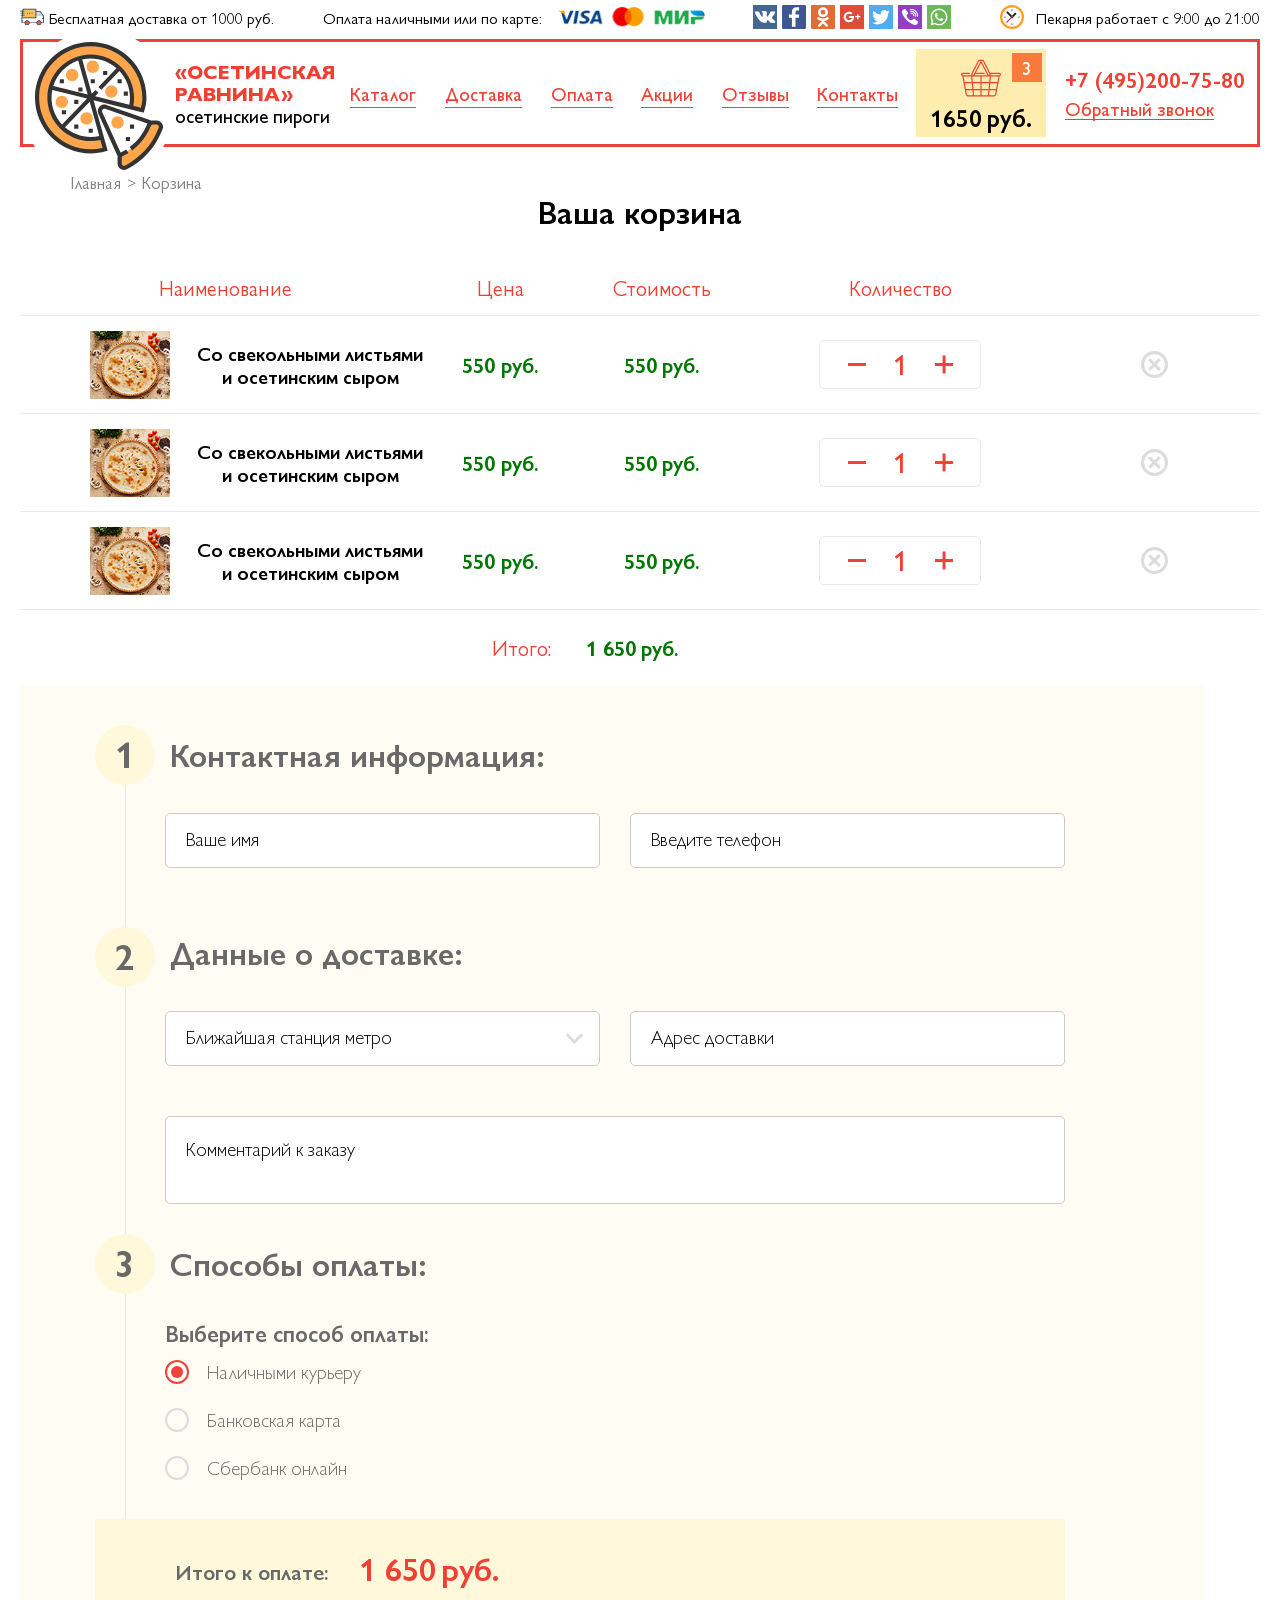
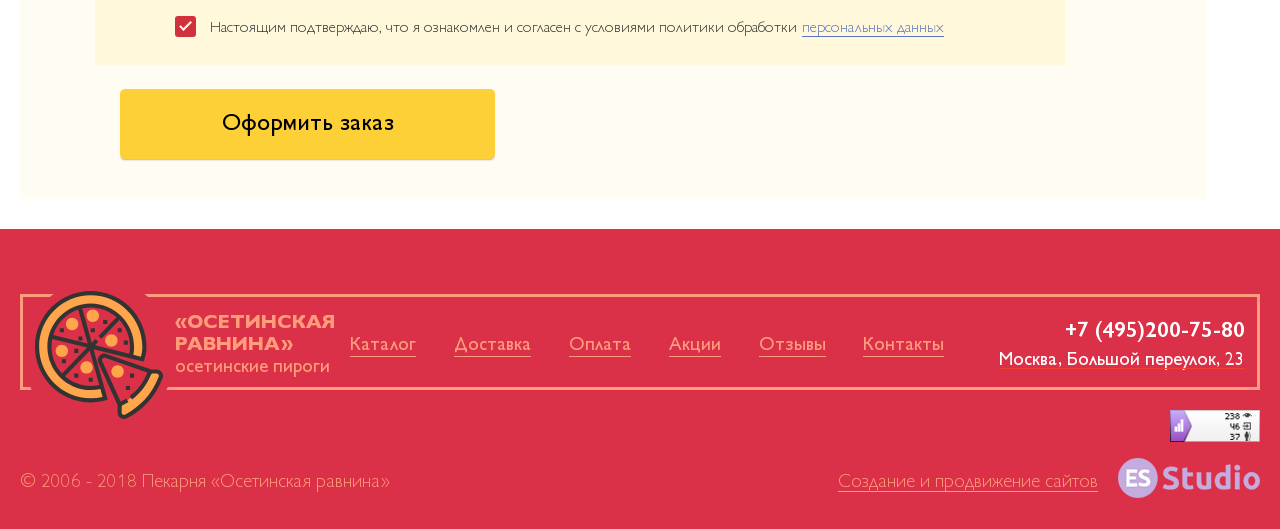
<file: builds/build_ver-Wed_Jun_27_2018_21_03_39/basket.html>
<!DOCTYPE html>
<html class="no-js" lang="ru">

    <head>
        <meta charset="utf-8">
        <meta http-equiv="x-ua-compatible" content="ie=edge">
        <title>default title</title>
        <meta content="" name="description">
        <meta content="" name="keywords">
        <meta name="viewport" content="width=device-width, initial-scale=1.0">
        <meta content="telephone=no" name="format-detection">
        <meta name="HandheldFriendly" content="true">

        <!--[if (gt IE 9)|!(IE)]><!-->
        <link href="static/css/mainm7y07e.min.css" rel="stylesheet" type="text/css">
        <!--<![endif]-->
        <meta property="og:title" content="#{data.title}">
        <meta property="og:title" content="">
        <meta property="og:url" content="">
        <meta property="og:description" content="">
        <meta property="og:image" content="">
        <meta property="og:image:type" content="image/jpeg">
        <meta property="og:image:width" content="500">
        <meta property="og:image:height" content="300">
        <meta property="twitter:description" content="">
        <link rel="icon" type="image/x-icon" href="favicon.ico">
        <script>
            (function(H){H.className=H.className.replace(/\bno-js\b/,'js')})(document.documentElement)
        </script>
    </head>

    <body class="page">
        <svg xmlns="http://www.w3.org/2000/svg" style="border: 0 !important; clip: rect(0 0 0 0) !important; height: 1px !important; margin: -1px !important; overflow: hidden !important; padding: 0 !important; position: absolute !important; width: 1px !important;"
        class="root-svg-symbols-element">
            <symbol id="burger" viewBox="0 0 459 306">
                <title>burger</title>
                <path d="M0 306h459v-51H0zm0-127.5h459v-51H0zM0 0v51h459V0z" />
            </symbol>
        </svg>
        <div class="wrapper">
            <div class="content">
                <header class="page-header page-header--basket">
                    <div class="container">
                        <div class="page-header__row-top row row--jc-sb">
                            <div class="page-header__row-top-delivery row row--ai-c"><span class="page-header__row-top-delivery-icon"></span>
                                <p class="page-header__row-top-delivery-text text text--fw400">Бесплатная доставка от 1000 руб.</p>
                            </div>
                            <div class="page-header__row-top-payment row row--ai-c">
                                <p class="page-header__row-top-payment-text text text--fw400">Оплата наличными или по карте:</p>
                                <a class="page-header__row-top-payment-link" href="#"></a>
                            </div>
                            <ul class="socials list row">
                                <li class="socials__items">
                                    <a class="socials__link socials__link--vk" href="#"></a>
                                </li>
                                <li class="socials__items">
                                    <a class="socials__link socials__link--fb" href="#"></a>
                                </li>
                                <li class="socials__items">
                                    <a class="socials__link socials__link--od" href="#"></a>
                                </li>
                                <li class="socials__items">
                                    <a class="socials__link socials__link--g" href="#"></a>
                                </li>
                                <li class="socials__items">
                                    <a class="socials__link socials__link--tw" href="#"></a>
                                </li>
                                <li class="socials__items">
                                    <a class="socials__link socials__link--v" href="#"></a>
                                </li>
                                <li class="socials__items">
                                    <a class="socials__link socials__link--w" href="#"></a>
                                </li>
                            </ul>
                            <div class="page-header__row-top-time row row--ai-c"><span class="page-header__row-top-time-icon"></span>
                                <p class="page-header__row-top-time-text text text--fw400">Пекарня работает с 9:00 до 21:00</p>
                            </div>
                        </div>
                        <div class="page-header__content">
                            <div class="user-block user-block--header user-block--basket row row--ai-c">
                                <div class="logo logo--header logo--basket">
                                    <div class="logo__img-wrap">
                                        <img class="logo__img" src="static/img/content/logo-header.svg" alt="Логотип">
                                    </div>
                                    <div class="logo__text-wrap">
                                        <h2 class="logo__headline logo__headline--basket text text--uppercase text--fw900">«Осетинская равнина»</h2>
                                        <p class="logo__text text text--fw500">осетинские пироги</p>
                                    </div>
                                </div>
                                <ul class="user-block-list list row row--jc-sb grow">
                                    <li class="user-block-items"><a class="user-block-link text--td-none text--fw500" href="#">Каталог</a>
                                    </li>
                                    <li class="user-block-items"><a class="user-block-link text--td-none text--fw500" href="#">Доставка</a>
                                    </li>
                                    <li class="user-block-items"><a class="user-block-link text--td-none text--fw500" href="#">Оплата</a>
                                    </li>
                                    <li class="user-block-items"><a class="user-block-link text--td-none text--fw500" href="#">Акции</a>
                                    </li>
                                    <li class="user-block-items"><a class="user-block-link text--td-none text--fw500" href="#">Отзывы</a>
                                    </li>
                                    <li class="user-block-items"><a class="user-block-link text--td-none text--fw500" href="#">Контакты</a>
                                    </li>
                                </ul><a class="user-block__basket text--td-none" href="#" data-total-price="0" data-count="0"><span class="user-block__basket-count text--center text--fw600">0</span><span class="user-block__basket-icon"></span>
                  <div class="user-block__basket-currency-wrap row row--jc-c">
                    <p class="user-block__basket-price user-block__basket-price--num text text--fw600">0 </p>
                    <p class="user-block__basket-price user-block__basket-price--text text text--fw600">руб.</p>
                  </div></a>
                                <div class="user-block__tel column"><a class="user-block__tel-link text--td-none text--fw600" href="tel:74952007580">+7 (495)200-75-80</a><a class="user-block__tel-feedback text--td-none text--fw500" href="#">Обратный звонок</a>
                                </div>
                            </div>
                        </div>
                    </div>
                </header>
                <main class="page-content page-content--basket">
                    <div class="breadcrumbs">
                        <div class="container">
                            <ul class="breadcrumbs__list list row">
                                <li class="breadcrumbs__items"><a class="breadcrumbs__link text--td-none text--fw400" href="index.html">Главная</a>
                                </li>
                                <li class="breadcrumbs__items"><a class="breadcrumbs__link text--td-none text--fw400" href="index.html">Корзина</a>
                                </li>
                            </ul>
                        </div>
                    </div>
                    <div class="basket">
                        <div class="container container--basket">
                            <h2 class="basket__headline text text--fw600 text--center">Ваша корзина</h2>
                            <table class="basket__table" data-total-price="1650" data-count="3">
                                <tr class="basket__table-tr basket__table-tr--title">
                                    <td class="basket__table-td basket__table-td--title basket__table-td--first">
                                        <p class="basket__table-title-text text text--fw400 text--center">Наименование</p>
                                    </td>
                                    <td class="basket__table-td basket__table-td--title">
                                        <p class="basket__table-title-text text text--fw400 text--center">Цена</p>
                                    </td>
                                    <td class="basket__table-td basket__table-td--title">
                                        <p class="basket__table-title-text text text--fw400 text--center">Стоимость</p>
                                    </td>
                                    <td class="basket__table-td basket__table-td--title">
                                        <p class="basket__table-title-text text text--fw400 text--center">Количество</p>
                                    </td>
                                    <td class="basket__table-td basket__table-td--last"></td>
                                </tr>
                                <tr class="basket__table-tr basket__table-tr--price" data-basic-price="550" data-total-price="550" data-count="1">
                                    <td class="basket__table-td basket__table-td--good-title row row--ai-c">
                                        <div class="basket__table-cancel-mobile"><span class="basket__table-cancel d-block"></span>
                                        </div>
                                        <div class="basket__table-img-wrap">
                                            <img class="basket__table-img" src="static/img/content/basket-img.jpg">
                                        </div>
                                        <p class="basket__table-title-good-text text text--fw600 text--center">Со свекольными листьями и осетинским сыром</p>
                                        <div class="basket__table-title-good-price-mobile-wrap">
                                            <div class="row">
                                                <div class="basket__table-title-good-price-mobile-row row">
                                                    <p class="basket__table-title-text basket__table-title-text--mobile text text--fw400 text--center">Цена</p>
                                                    <p class="basket__table-title-good-price basket__table-title-good-price--mobile text text--fw600 text--center">550 руб.</p>
                                                </div>
                                                <div class="basket__table-title-good-price-mobile-row row">
                                                    <p class="basket__table-title-text text text--fw400 text--center">Стоимость</p>
                                                    <div class="row">
                                                        <p class="basket__table-title-good-price basket__table-title-good-price--num text text--fw600">550</p>
                                                        <p class="basket__table-title-good-price basket__table-title-good-price--text text text--fw600">руб.</p>
                                                    </div>
                                                </div>
                                            </div>
                                            <div class="basket__table-count-wrap row">
                                                <button class="basket__table-count-button basket__table-count-button--dec button" type="button"></button>
                                                <p class="basket__table-count-text text text--fw500">1</p>
                                                <button class="basket__table-count-button basket__table-count-button--inc button" type="button"></button>
                                            </div>
                                        </div>
                                    </td>
                                    <td class="basket__table-td">
                                        <p class="basket__table-title-good-price text text--fw600 text--center">550 руб.</p>
                                    </td>
                                    <td class="basket__table-td">
                                        <div class="row row--jc-c">
                                            <p class="basket__table-title-good-price basket__table-title-good-price--num text text--fw600">550</p>
                                            <p class="basket__table-title-good-price basket__table-title-good-price--text text text--fw600">руб.</p>
                                        </div>
                                    </td>
                                    <td class="basket__table-td">
                                        <div class="row row--jc-c">
                                            <div class="basket__table-count-wrap row">
                                                <button class="basket__table-count-button basket__table-count-button--dec button" type="button"></button>
                                                <p class="basket__table-count-text text text--fw500">1</p>
                                                <button class="basket__table-count-button basket__table-count-button--inc button" type="button"></button>
                                            </div>
                                        </div>
                                    </td>
                                    <td class="basket__table-td">
                                        <div class="row row--jc-c"><span class="basket__table-cancel d-block"></span>
                                        </div>
                                    </td>
                                </tr>
                                <tr class="basket__table-tr basket__table-tr--price" data-basic-price="550" data-total-price="550" data-count="1">
                                    <td class="basket__table-td basket__table-td--good-title row row--ai-c">
                                        <div class="basket__table-cancel-mobile"><span class="basket__table-cancel d-block"></span>
                                        </div>
                                        <div class="basket__table-img-wrap">
                                            <img class="basket__table-img" src="static/img/content/basket-img.jpg">
                                        </div>
                                        <p class="basket__table-title-good-text text text--fw600 text--center">Со свекольными листьями и осетинским сыром</p>
                                        <div class="basket__table-title-good-price-mobile-wrap">
                                            <div class="row">
                                                <div class="basket__table-title-good-price-mobile-row row">
                                                    <p class="basket__table-title-text basket__table-title-text--mobile text text--fw400 text--center">Цена</p>
                                                    <p class="basket__table-title-good-price basket__table-title-good-price--mobile text text--fw600 text--center">550 руб.</p>
                                                </div>
                                                <div class="basket__table-title-good-price-mobile-row row">
                                                    <p class="basket__table-title-text text text--fw400 text--center">Стоимость</p>
                                                    <div class="row">
                                                        <p class="basket__table-title-good-price basket__table-title-good-price--num text text--fw600">550</p>
                                                        <p class="basket__table-title-good-price basket__table-title-good-price--text text text--fw600">руб.</p>
                                                    </div>
                                                </div>
                                            </div>
                                            <div class="basket__table-count-wrap row">
                                                <button class="basket__table-count-button basket__table-count-button--dec button" type="button"></button>
                                                <p class="basket__table-count-text text text--fw500">1</p>
                                                <button class="basket__table-count-button basket__table-count-button--inc button" type="button"></button>
                                            </div>
                                        </div>
                                    </td>
                                    <td class="basket__table-td">
                                        <p class="basket__table-title-good-price text text--fw600 text--center">550 руб.</p>
                                    </td>
                                    <td class="basket__table-td">
                                        <div class="row row--jc-c">
                                            <p class="basket__table-title-good-price basket__table-title-good-price--num text text--fw600">550</p>
                                            <p class="basket__table-title-good-price basket__table-title-good-price--text text text--fw600">руб.</p>
                                        </div>
                                    </td>
                                    <td class="basket__table-td">
                                        <div class="row row--jc-c">
                                            <div class="basket__table-count-wrap row">
                                                <button class="basket__table-count-button basket__table-count-button--dec button" type="button"></button>
                                                <p class="basket__table-count-text text text--fw500">1</p>
                                                <button class="basket__table-count-button basket__table-count-button--inc button" type="button"></button>
                                            </div>
                                        </div>
                                    </td>
                                    <td class="basket__table-td">
                                        <div class="row row--jc-c"><span class="basket__table-cancel d-block"></span>
                                        </div>
                                    </td>
                                </tr>
                                <tr class="basket__table-tr basket__table-tr--price" data-basic-price="550" data-total-price="550" data-count="1">
                                    <td class="basket__table-td basket__table-td--good-title row row--ai-c">
                                        <div class="basket__table-cancel-mobile"><span class="basket__table-cancel d-block"></span>
                                        </div>
                                        <div class="basket__table-img-wrap">
                                            <img class="basket__table-img" src="static/img/content/basket-img.jpg">
                                        </div>
                                        <p class="basket__table-title-good-text text text--fw600 text--center">Со свекольными листьями и осетинским сыром</p>
                                        <div class="basket__table-title-good-price-mobile-wrap">
                                            <div class="row">
                                                <div class="basket__table-title-good-price-mobile-row row">
                                                    <p class="basket__table-title-text basket__table-title-text--mobile text text--fw400 text--center">Цена</p>
                                                    <p class="basket__table-title-good-price basket__table-title-good-price--mobile text text--fw600 text--center">550 руб.</p>
                                                </div>
                                                <div class="basket__table-title-good-price-mobile-row row">
                                                    <p class="basket__table-title-text text text--fw400 text--center">Стоимость</p>
                                                    <div class="row">
                                                        <p class="basket__table-title-good-price basket__table-title-good-price--num text text--fw600">550</p>
                                                        <p class="basket__table-title-good-price basket__table-title-good-price--text text text--fw600">руб.</p>
                                                    </div>
                                                </div>
                                            </div>
                                            <div class="basket__table-count-wrap row">
                                                <button class="basket__table-count-button basket__table-count-button--dec button" type="button"></button>
                                                <p class="basket__table-count-text text text--fw500">1</p>
                                                <button class="basket__table-count-button basket__table-count-button--inc button" type="button"></button>
                                            </div>
                                        </div>
                                        <div class="basket__table-cancel-mobile"><span class="basket__table-cancel d-block"></span>
                                        </div>
                                    </td>
                                    <td class="basket__table-td">
                                        <p class="basket__table-title-good-price text text--fw600 text--center">550 руб.</p>
                                    </td>
                                    <td class="basket__table-td">
                                        <div class="row row--jc-c">
                                            <p class="basket__table-title-good-price basket__table-title-good-price--num text text--fw600">550</p>
                                            <p class="basket__table-title-good-price basket__table-title-good-price--text text text--fw600">руб.</p>
                                        </div>
                                    </td>
                                    <td class="basket__table-td">
                                        <div class="row row--jc-c">
                                            <div class="basket__table-count-wrap row">
                                                <button class="basket__table-count-button basket__table-count-button--dec button" type="button"></button>
                                                <p class="basket__table-count-text text text--fw500">1</p>
                                                <button class="basket__table-count-button basket__table-count-button--inc button" type="button"></button>
                                            </div>
                                        </div>
                                    </td>
                                    <td class="basket__table-td">
                                        <div class="row row--jc-c"><span class="basket__table-cancel d-block"></span>
                                        </div>
                                    </td>
                                </tr>
                            </table>
                            <div class="basket__total-price-wrap row row--jc-c">
                                <div class="basket__total-price-pos row row--ai-c">
                                    <p class="basket__total-price-text text text--fw400">Итого:</p>
                                    <div class="basket__total-price-numbers-wrap row">
                                        <p class="basket__total-price-number text text--fw600">1 650</p>
                                        <p class="basket__total-price-currency text text--fw600">руб.</p>
                                    </div>
                                </div>
                            </div>
                            <form class="basket__order-wrap" action="action.php" method="post">
                                <div class="basket__order-blocks-wrap row">
                                    <div class="basket__order-step-wrap column column--ai-c">
                                        <p class="basket__order-step-number text text--fw600 text--center">1</p>
                                        <div class="basket__order-step-line"></div>
                                        <p class="basket__order-step-number text text--fw600 text--center">2</p>
                                        <div class="basket__order-step-line basket__order-step-line--second"></div>
                                        <p class="basket__order-step-number text text--fw600 text--center">3</p>
                                        <div class="basket__order-step-line basket__order-step-line--last"></div>
                                    </div>
                                    <div class="basket__order-description grow">
                                        <h2 class="basket__order-description-headline text text--fw600">Контактная информация:</h2>
                                        <ul class="basket__order-description-list basket__order-description-list--contacts list row">
                                            <li class="basket__order-description-items grow">
                                                <input class="basket__order-description-input input" type="text" name="userName" placeholder="Ваше имя">
                                            </li>
                                            <li class="basket__order-description-items grow">
                                                <input class="basket__order-description-input input" type="tel" name="userTel" placeholder="Введите телефон">
                                            </li>
                                        </ul>
                                        <h2 class="basket__order-description-headline text text--fw600">Данные о доставке:</h2>
                                        <ul class="basket__order-description-list basket__order-description-list--data list row">
                                            <li class="basket__order-description-items grow">
                                                <div class="basket__order-description-select">
                                                    <div class="basket__order-description-select-input-wrap">
                                                        <input class="basket__order-description-select-input input" type="text" value="Ближайшая станция метро" readonly><span class="basket__order-description-select-input-indicator"></span>
                                                    </div>
                                                    <div class="basket__order-description-select-content hidden">
                                                        <p class="basket__order-description-select-text text">Ближайшая станция метро</p>
                                                        <p class="basket__order-description-select-text text">Смоленская</p>
                                                        <p class="basket__order-description-select-text text">Арбатская</p>
                                                    </div>
                                                </div>
                                            </li>
                                            <li class="basket__order-description-items grow">
                                                <input class="basket__order-description-input input" type="text" name="userAddress" placeholder="Адрес доставки">
                                            </li>
                                        </ul>
                                        <div class="basket__order-description-textarea-wrap">
                                            <textarea class="basket__order-description-textarea input" placeholder="Комментарий к заказу"></textarea>
                                        </div>
                                        <h2 class="basket__order-description-headline basket__order-description-headline--payment text text--fw600">Способы оплаты:</h2>
                                        <h3 class="basket__order-description-list-headline text text--fw600">Выберите способ оплаты:</h3>
                                        <ul class="basket__order-description-list basket__order-description-list--radio list">
                                            <li class="basket__order-description-items">
                                                <input class="basket__order-description-radio input input--radio" type="radio" name="paymentGroup" checked id="cash">
                                                <label class="basket__order-description-radio-label d-block" for="cash">Наличными курьеру<span class="basket__order-description-radio-label-indicator d-block"></span>
                                                </label>
                                            </li>
                                            <li class="basket__order-description-items">
                                                <input class="basket__order-description-radio input input--radio" type="radio" name="paymentGroup" id="card">
                                                <label class="basket__order-description-radio-label d-block" for="card">Банковская карта<span class="basket__order-description-radio-label-indicator d-block"></span>
                                                </label>
                                            </li>
                                            <li class="basket__order-description-items">
                                                <input class="basket__order-description-radio input input--radio" type="radio" name="paymentGroup" id="bank">
                                                <label class="basket__order-description-radio-label d-block" for="bank">Сбербанк онлайн<span class="basket__order-description-radio-label-indicator d-block"></span>
                                                </label>
                                            </li>
                                        </ul>
                                    </div>
                                </div>
                                <div class="basket__order-total-wrap">
                                    <div class="basket__order-total-text-wrap row">
                                        <p class="basket__order-total-text text text--fw600">Итого к оплате:</p>
                                        <div class="basket__order-total-payment-wrap row">
                                            <p class="basket__order-total-payment-num text text--fw600">1 650</p>
                                            <p class="basket__order-total-payment-currency text text--fw600">руб.</p>
                                        </div>
                                    </div>
                                    <label class="basket__order-total-conditions d-block">Настоящим подтверждаю, что я ознакомлен и согласен с условиями политики обработки<a class="basket__order-total-conditions-link text--td-none" href="#">персональных данных</a>
                                        <input class="basket__order-total-conditions-input input input--checkbox" type="checkbox" checked><span class="basket__order-total-conditions-indicator d-block"></span>
                                    </label>
                                </div>
                                <div class="basket__order-submit">
                                    <button class="basket__order-submit-button button text--fw500" type="button">Оформить заказ</button>
                                </div>
                            </form>
                        </div>
                    </div>
                </main>
            </div>
            <footer class="page-footer">
                <div class="footer-content">
                    <div class="container">
                        <div class="user-block user-block--footer row row--ai-c">
                            <div class="logo logo--footer">
                                <div class="logo__img-wrap">
                                    <img class="logo__img" src="static/img/content/logo-header.svg" alt="Логотип">
                                </div>
                                <div class="logo__text-wrap">
                                    <h2 class="logo__headline text text--uppercase text--fw900">«Осетинская<br>равнина»</h2>
                                    <p class="logo__text text text--fw500">осетинские пироги</p>
                                </div>
                            </div>
                            <ul class="user-block-list list row grow">
                                <li class="user-block-items"><a class="user-block-link text--td-none text--fw500" href="#">Каталог</a>
                                </li>
                                <li class="user-block-items"><a class="user-block-link text--td-none text--fw500" href="#">Доставка</a>
                                </li>
                                <li class="user-block-items"><a class="user-block-link text--td-none text--fw500" href="#">Оплата</a>
                                </li>
                                <li class="user-block-items"><a class="user-block-link text--td-none text--fw500" href="#">Акции</a>
                                </li>
                                <li class="user-block-items"><a class="user-block-link text--td-none text--fw500" href="#">Отзывы</a>
                                </li>
                                <li class="user-block-items"><a class="user-block-link text--td-none text--fw500" href="#">Контакты</a>
                                </li>
                            </ul>
                            <div class="user-block__tel column"><a class="user-block__tel-link text--td-none text--fw600 text--right" href="tel:74952007580">+7 (495)200-75-80</a><a class="user-block__tel-feedback text--td-none text--fw500" href="#">Москва, Большой переулок, 23</a>
                            </div>
                        </div>
                        <div class="footer-content__yandex-analytics row row--jc-fe">
                            <div class="footer-content__yandex-analytics-img-wrap">
                                <img class="footer-content__yandex-analytics-img" src="static/img/content/yandex-analytics.png" alt="Яндекс аналитика">
                            </div>
                        </div>
                        <div class="footer-content__copyright row row--jc-sb row--ai-c">
                            <p class="footer-content__copyright-text text">© 2006 - 2018 Пекарня «Осетинская равнина»</p>
                            <a class="footer-content__copyright-developers-link text--td-none row row--ai-c" href="#">
                                <p class="footer-content__copyright-developers-text text">Создание и продвижение сайтов</p>
                                <div class="footer-content__copyright-developers-img-wrap">
                                    <img class="footer-content__copyright-developers-img" src="static/img/content/developers.png" alt="Разработчики">
                                </div>
                            </a>
                        </div>
                    </div>
                </div>
            </footer>
        </div>


        <script src="static/js/mainm7y07e.min.js"></script>
    </body>

</html>
</file>
<file: builds/build_ver-Wed_Jun_27_2018_21_03_39/static/css/mainm7y07e.min.css>
html{font-family:sans-serif;-ms-text-size-adjust:100%;-webkit-text-size-adjust:100%}body{margin:0;font-size:19px;line-height:23px;font-weight:300;font-family:'Gill-Sans-Nova',sans-serif;color:#000;font-style:normal}article,aside,details,figcaption,figure,footer,header,main,menu,nav,section,summary{display:block}audio,canvas,progress,video{display:inline-block;vertical-align:baseline}audio:not([controls]){display:none;height:0}.owl-carousel .owl-dots.disabled,.owl-carousel .owl-nav.disabled,[hidden],template{display:none}a{background-color:transparent}a:active,a:hover{outline:0}abbr[title]{border-bottom:1px dotted}b,strong{font-weight:700}dfn{font-style:italic}mark{background:#ff0;color:#000}sub,sup{font-size:75%;line-height:0;position:relative;vertical-align:baseline}sup{top:-.5em}sub{bottom:-.25em}img{border:0;width:100%;height:auto}svg:not(:root){overflow:hidden}blockquote,figure{margin:0}hr{box-sizing:content-box;height:0}pre{overflow:auto}code,kbd,pre,samp{font-family:monospace,monospace;font-size:1em}button,input,optgroup,select,textarea{color:inherit;font:inherit;margin:0}fieldset{margin:0;padding:0;border:0;outline:0;font-size:100%;vertical-align:baseline;background:0 0}button{overflow:visible}button,select{text-transform:none}button,html input[type=button],input[type=reset],input[type=submit]{-webkit-appearance:button;cursor:pointer}button[disabled],html input[disabled]{cursor:default}button::-moz-focus-inner,input::-moz-focus-inner{border:0;padding:0}input{line-height:normal}input[type=checkbox],input[type=radio]{box-sizing:border-box;padding:0}input[type=number]::-webkit-inner-spin-button,input[type=number]::-webkit-outer-spin-button{height:auto}input[type=search]{-webkit-appearance:textfield;box-sizing:content-box}input[type=search]::-webkit-search-cancel-button,input[type=search]::-webkit-search-decoration{-webkit-appearance:none}legend{border:0}textarea{overflow:auto}optgroup{font-weight:700}table{border-collapse:collapse;border-spacing:0}legend,td,th{padding:0}@font-face{font-family:'Gill-Sans-Nova';font-style:normal;font-weight:300;src:local('GillSansNova Light'),local('GillSansNova-Light'),url(../fonts/GillSansNova-Light.woff2) format('woff2'),url(../fonts/GillSansNova-Light.woff) format('woff')}@font-face{font-family:'Gill-Sans-Nova';font-style:normal;font-weight:400;src:local('GillSansNova Book'),local('GillSansNova-Book'),url(../fonts/GillSansNova-Book.woff2) format('woff2'),url(../fonts/GillSansNova-Book.woff) format('woff')}@font-face{font-family:'Gill-Sans-Nova';font-style:normal;font-weight:500;src:local('GillSansNova Medium'),local('GillSansNova-Medium'),url(../fonts/GillSansNova-Medium.woff2) format('woff2'),url(../fonts/GillSansNova-Medium.woff) format('woff')}@font-face{font-family:'Gill-Sans-Nova';font-style:normal;font-weight:600;src:local('GillSansNova SemiBold'),local('GillSansNova-SemiBold'),url(../fonts/GillSansNova-SemiBold.woff2) format('woff2'),url(../fonts/GillSansNova-SemiBold.woff) format('woff')}@font-face{font-family:'Gill-Sans-Nova';font-style:normal;font-weight:900;src:local('GillSansNova Heavy'),local('GillSansNova-Heavy'),url(../fonts/GillSansNova-Heavy.woff2) format('woff2'),url(../fonts/GillSansNova-Heavy.woff) format('woff')}::-webkit-input-placeholder{color:#000;font-size:19px;line-height:23px;font-weight:300;opacity:1}:-moz-input-placeholder{color:#000;font-size:19px;line-height:23px;font-family:'Gill-Sans-Nova',sans-serif;font-weight:300;opacity:1}::-moz-placeholder{color:#000;font-size:19px;line-height:23px;font-family:'Gill-Sans-Nova',sans-serif;font-weight:300;opacity:1}:-ms-input-placeholder{color:#000;font-size:19px;line-height:23px;font-family:'Gill-Sans-Nova',sans-serif;font-weight:300;opacity:1}.wrapper,body,html{height:100%}.wrapper{display:-webkit-box;display:-ms-flexbox;display:flex;-webkit-box-orient:vertical;-webkit-box-direction:normal;-ms-flex-direction:column;flex-direction:column}.content{-webkit-box-flex:1;-ms-flex:1 0 auto;flex:1 0 auto}.page-footer{-webkit-box-flex:0;-ms-flex:0 0 auto;flex:0 0 auto}.container{max-width:1725px;margin:0 auto;padding:0 20px}@media (max-width:1220px){.container--basket{padding:0}}@media (max-width:960px){.container{padding:0 10px}.container--basket{padding:0}}@media (max-width:420px){.container--basket,.container--order{padding:0}}.owl-carousel{display:none;width:100%;-webkit-tap-highlight-color:transparent;position:relative;z-index:1}.owl-carousel .owl-stage{position:relative;-ms-touch-action:pan-Y;touch-action:manipulation;-moz-backface-visibility:hidden}.owl-carousel .owl-stage:after{content:".";display:block;clear:both;visibility:hidden;line-height:0;height:0}.owl-carousel .owl-stage-outer{position:relative;overflow:hidden;-webkit-transform:translate3d(0,0,0)}.owl-carousel .owl-item,.owl-carousel .owl-wrapper{-webkit-backface-visibility:hidden;-moz-backface-visibility:hidden;-ms-backface-visibility:hidden;-webkit-transform:translate3d(0,0,0);-moz-transform:translate3d(0,0,0);-ms-transform:translate3d(0,0,0)}.owl-carousel .owl-item{position:relative;min-height:1px;float:left;-webkit-tap-highlight-color:transparent;-webkit-touch-callout:none}.owl-carousel .owl-item img{display:block;width:100%}.owl-carousel .owl-dot,.owl-carousel .owl-nav .owl-next,.owl-carousel .owl-nav .owl-prev{cursor:pointer;-webkit-user-select:none;-moz-user-select:none;-ms-user-select:none;user-select:none}.owl-carousel .owl-nav button.owl-next,.owl-carousel .owl-nav button.owl-prev,.owl-carousel button.owl-dot{background:0 0;color:inherit;border:none;padding:0!important;font:inherit}.owl-carousel.owl-loaded{display:block}.owl-carousel.owl-loading{opacity:0;display:block}.owl-carousel.owl-hidden{opacity:0}.owl-carousel.owl-refresh .owl-item{visibility:hidden}.owl-carousel.owl-drag .owl-item{-ms-touch-action:pan-y;touch-action:pan-y;-webkit-user-select:none;-moz-user-select:none;-ms-user-select:none;user-select:none}.owl-carousel.owl-grab{cursor:move;cursor:-webkit-grab;cursor:grab}.owl-carousel.owl-rtl{direction:rtl}.owl-carousel.owl-rtl .owl-item{float:right}.no-js .owl-carousel{display:block}.owl-carousel .animated{-webkit-animation-duration:1000ms;animation-duration:1000ms;-webkit-animation-fill-mode:both;animation-fill-mode:both}.owl-carousel .owl-animated-in{z-index:0}.owl-carousel .owl-animated-out{z-index:1}.owl-carousel .fadeOut{-webkit-animation-name:fadeOut;animation-name:fadeOut}.owl-height{-webkit-transition:height 500ms ease-in-out;transition:height 500ms ease-in-out}.owl-carousel .owl-item .owl-lazy{opacity:0;-webkit-transition:opacity 400ms ease;transition:opacity 400ms ease}.owl-carousel .owl-item .owl-lazy:not([src]),.owl-carousel .owl-item .owl-lazy[src^=""]{max-height:0}.owl-carousel .owl-item img.owl-lazy{-webkit-transform-style:preserve-3d;transform-style:preserve-3d}.owl-carousel .owl-video-wrapper{position:relative;height:100%;background:#000}.owl-carousel .owl-video-play-icon{position:absolute;height:80px;width:80px;left:50%;top:50%;margin-left:-40px;margin-top:-40px;background:url(owl.video.play.png) no-repeat;cursor:pointer;z-index:1;-webkit-backface-visibility:hidden;-webkit-transition:-webkit-transform 100ms ease;transition:transform 100ms ease;transition:transform 100ms ease,-webkit-transform 100ms ease}.owl-carousel .owl-video-play-icon:hover{-webkit-transform:scale(1.3,1.3);transform:scale(1.3,1.3)}.owl-carousel .owl-video-playing .owl-video-play-icon,.owl-carousel .owl-video-playing .owl-video-tn{display:none}.owl-carousel .owl-video-tn{opacity:0;height:100%;background-position:center center;background-repeat:no-repeat;background-size:contain;-webkit-transition:opacity 400ms ease;transition:opacity 400ms ease}.owl-carousel .owl-video-frame{position:relative;z-index:1;height:100%;width:100%}@-webkit-keyframes fadeOut{0%{opacity:1}to{opacity:0}}@keyframes fadeOut{0%{opacity:1}to{opacity:0}}.owl-theme .owl-nav{margin-top:10px}.owl-theme .owl-nav [class*=owl-]{color:#fff;font-size:14px;margin:5px;padding:4px 7px;background:#d6d6d6;display:inline-block;cursor:pointer;border-radius:3px}.owl-theme .owl-nav [class*=owl-]:hover{background:#869791;color:#fff;text-decoration:none}.owl-theme .owl-nav .disabled{opacity:.5;cursor:default}.owl-theme .owl-nav.disabled+.owl-dots{margin-top:10px}.owl-theme .owl-dots,.owl-theme .owl-nav{text-align:center;-webkit-tap-highlight-color:transparent}.owl-theme .owl-dots .owl-dot{display:inline-block;zoom:1;*display:inline}.owl-theme .owl-dots .owl-dot span{width:10px;height:10px;margin:5px 7px;background:#d6d6d6;display:block;-webkit-backface-visibility:visible;-webkit-transition:opacity 200ms ease;transition:opacity 200ms ease;border-radius:30px}.owl-theme .owl-dots .owl-dot.active span,.owl-theme .owl-dots .owl-dot:hover span{background:#869791}.text{margin:0;padding:0;text-decoration:none}.text--fw900{font-weight:900}.text--fw600{font-weight:600}.text--fw500{font-weight:500}.text--fw400{font-weight:400}.text--center{text-align:center}.text--right{text-align:right}.text--uppercase{text-transform:uppercase}.text--td-none{text-decoration:none}.button{margin:0;padding:0;background-color:transparent;border:none;outline:none;box-sizing:border-box;display:block;width:100%;text-align:center;cursor:pointer}.row{display:-webkit-box;display:-ms-flexbox;display:flex}.row--reverse{-webkit-box-orient:horizontal;-webkit-box-direction:reverse;-ms-flex-direction:row-reverse;flex-direction:row-reverse}.row--jc-fs{-webkit-box-pack:start;-ms-flex-pack:start;justify-content:flex-start}.row--jc-fe{-webkit-box-pack:end;-ms-flex-pack:end;justify-content:flex-end}.row--jc-c{-webkit-box-pack:center;-ms-flex-pack:center;justify-content:center}.row--jc-sa{-ms-flex-pack:distribute;justify-content:space-around}.row--jc-sb{-webkit-box-pack:justify;-ms-flex-pack:justify;justify-content:space-between}.row--ai-c{-webkit-box-align:center;-ms-flex-align:center;align-items:center}.row--wrap{-ms-flex-wrap:wrap;flex-wrap:wrap}.grow{-webkit-box-flex:1;-ms-flex-positive:1;flex-grow:1}.column,.column--reverse{-webkit-box-orient:vertical}.column{display:-webkit-box;display:-ms-flexbox;display:flex;-webkit-box-direction:normal;-ms-flex-direction:column;flex-direction:column}.column--reverse{-webkit-box-direction:reverse;-ms-flex-direction:column-reverse;flex-direction:column-reverse}.column--jc-fs{-webkit-box-pack:start;-ms-flex-pack:start;justify-content:flex-start}.column--jc-fe{-webkit-box-pack:end;-ms-flex-pack:end;justify-content:flex-end}.column--jc-c{-webkit-box-pack:center;-ms-flex-pack:center;justify-content:center}.column--jc-sa{-ms-flex-pack:distribute;justify-content:space-around}.column--jc-sb{-webkit-box-pack:justify;-ms-flex-pack:justify;justify-content:space-between}.column--ai-c{-webkit-box-align:center;-ms-flex-align:center;align-items:center}.input{margin:0;padding:0;background-color:transparent;border:none;outline:none;box-sizing:border-box;display:block;width:100%}.input--checkbox,.input--radio{position:absolute;width:1px;height:1px;margin:-1px;border:0;padding:0;white-space:nowrap;-webkit-clip-path:inset(100%);clip-path:inset(100%);clip:rect(0 0 0 0);overflow:hidden}.list{margin:0;padding:0;list-style:none}.list--items-mb5{margin-bottom:5px}.list--items-mb5:last-child{margin-bottom:0}.m--b10{margin-bottom:10px}.m--b5{margin-bottom:5px}.d-block{display:block}.hidden{position:absolute;width:1px;height:1px;margin:-1px;border:0;padding:0;white-space:nowrap;-webkit-clip-path:inset(100%);clip-path:inset(100%);clip:rect(0 0 0 0);overflow:hidden}.page-header{min-height:348px;margin-bottom:22px}.page-header--basket{min-height:150px}.page-header__row-top{padding:5px 2.3% 10px 10.2%}.page-header__row-top-delivery-icon{width:24px;height:24px;margin-right:5px;background-image:url(../img/content/delivery-truck.svg);background-repeat:no-repeat;background-size:100% auto}.page-header__row-top-payment-text{margin-right:15px}.page-header__row-top-payment-link,.page-header__row-top-time-icon{width:148px;height:20px;background-image:url(../img/content/page-header-payment.png);background-repeat:no-repeat;background-size:100% auto}.page-header__row-top-time-icon{width:24px;height:24px;margin-right:12px;background-image:url(../img/content/circular-clock.svg)}.page-header__content--sticky{position:fixed;top:0;left:0;right:0;z-index:20;max-width:1725px;margin:0 auto;padding:0 20px}.page-header__content--sticky .logo--header .logo__img-wrap,.page-header__content--sticky .page-header__row-bottom-headline,.page-header__content--sticky .page-header__row-bottom-text{display:none}.page-header__content--sticky .logo--header .logo__text-wrap{margin-left:0}.page-header__content--sticky .logo--header .logo__headline{width:auto}.page-header__content--sticky .logo--header .logo__text{display:none}.page-header__content--sticky .user-block--header{margin-bottom:0;padding-left:1.4%;background-color:#fff}.page-header__content--sticky .user-block--header .user-block__basket{position:absolute;top:180px;right:20px;z-index:30}.page-header__content--sticky .user-block--header .user-block__tel-feedback{display:none}.page-header__row-bottom-headline{margin-bottom:15px;font-size:32px;line-height:38px;color:#000}.page-header__row-bottom-text{margin-bottom:15px;padding-left:20px;padding-right:4%;font-size:21px;line-height:25px;color:#000}.page-header__row-bottom-text--order{margin-bottom:35px}.page-header__row-bottom-text-link{position:relative;font-size:inherit;line-height:inherit;color:#5c74c5}.page-header__row-bottom-text-link::after{content:'';position:absolute;left:0;right:0;bottom:0;height:1px;margin:auto;background-color:#5c74c5;-webkit-transition:.2s ease;transition:.2s ease}.page-header__row-bottom-text-link:hover::after{-webkit-transform:translateY(2px);transform:translateY(2px);opacity:0}@media (max-width:1500px){.page-header__row-top{padding-left:0;padding-right:0}.page-header__content--sticky .logo--header .logo__headline{margin-right:20px}}@media (max-width:1400px){.page-header__row-bottom-headline{font-size:29px;line-height:22px}.page-header__row-bottom-text{font-size:19px;line-height:23px}}@media (max-width:1350px){.page-header__row-top-delivery-text,.page-header__row-top-payment-text,.page-header__row-top-time-text{font-size:16px;line-height:19px}}@media (max-width:1200px){.page-header__row-bottom-text{padding-left:0}}@media (max-width:1160px){.page-header__row-top-delivery-icon,.page-header__row-top-time-icon{display:none}}@media (max-width:1080px){.page-header__row-top-delivery-text,.page-header__row-top-payment-text,.page-header__row-top-time-text{font-size:14px;line-height:17px}}@media (max-width:1160px){.page-header__content--sticky .user-block--header .user-block__basket{position:relative;top:auto;right:auto;display:-webkit-box;display:-ms-flexbox;display:flex;-webkit-box-orient:horizontal;-webkit-box-direction:reverse;-ms-flex-direction:row-reverse;flex-direction:row-reverse;padding-top:5px;padding-bottom:5px}.page-header__content--sticky .user-block--header .user-block__basket-count{position:static}.page-header__content--sticky .user-block--header .user-block__basket-icon{display:none}.page-header__content--sticky .user-block--header .user-block__basket-currency-wrap{margin-right:10px}.page-header__row-bottom-text{text-align:center}.page-header__row-bottom-text-link::after{-webkit-transition:none;transition:none}}@media (max-width:1000px){.page-header{min-height:100%}.page-header--basket{margin-bottom:80px}.page-header__content--sticky .logo--header .logo__img-wrap,.page-header__row-top{display:none}.page-header__content--sticky{position:static}.page-header__content--sticky .logo--header{box-sizing:border-box;display:-webkit-box;display:-ms-flexbox;display:flex;-webkit-box-align:center;-ms-flex-align:center;align-items:center;width:50%;padding:15px 10px 14px}.page-header__content--sticky .logo--header .logo__text-wrap{-webkit-box-ordinal-group:2;-ms-flex-order:1;order:1;margin-left:auto;margin-right:auto}.page-header__content--sticky .logo--header .logo__text{display:none}.page-header__content--sticky .logo--header .logo__headline{width:auto;margin-right:0}.page-header__content--sticky .user-block--header{position:fixed;left:0;right:0;z-index:10;-webkit-box-align:start;-ms-flex-align:start;align-items:flex-start;margin-bottom:0;padding:0;background-color:#fff}.page-header__content--sticky .user-block--header .user-block__basket{position:relative;top:auto;right:auto;box-sizing:border-box;display:-webkit-box;display:-ms-flexbox;display:flex;width:50%;-webkit-box-orient:horizontal;-webkit-box-direction:reverse;-ms-flex-direction:row-reverse;flex-direction:row-reverse;margin-left:0;padding:15px 10px}.page-header__content--sticky .user-block--header .user-block__basket-count{position:static}.page-header__content--sticky .user-block--header .user-block__basket-icon{display:none}.page-header__content--sticky .user-block--header .user-block__basket-currency-wrap{margin-right:10px}.page-header__content--sticky .user-block--header .user-block-list{display:none}.page-header__row-bottom{margin-top:80px}}@media (max-width:960px){.page-header{margin-bottom:5px}.page-header--basket{margin-bottom:85px}.page-header__row-bottom-text{margin-bottom:0}.page-header__row-bottom-text--order{margin-bottom:5px}}@media (max-width:740px){.page-header__row-bottom-headline{font-size:20px;line-height:22px}.page-header__row-bottom-text{font-size:16px;line-height:23px}}@media (max-width:650px){.page-header__row-bottom-text--order{display:none}}.logo{position:relative;margin-right:4%}.logo--footer .logo__img-wrap{background-color:#db3148}.logo--footer .logo__headline,.logo--footer .logo__text{color:#ff9d7a}.logo__img-wrap{position:absolute;top:25px;left:-12px;bottom:0;width:128px;height:128px;margin:auto;padding:12px;background-color:#fff;border-radius:50%}.logo__text-wrap{margin-left:140px}.logo__headline{width:200px;color:#f04034}.logo__headline,.logo__text{font-size:21px;line-height:25px}.logo__burger-icon{display:none;width:30px;height:30px;cursor:pointer}.logo__burger-icon .burger{width:30px;height:30px;fill:#f04034}@media (max-width:1500px){.logo{margin-right:0}}@media (max-width:1350px){.logo__headline{width:175px}.logo__headline,.logo__text{font-size:19px;line-height:22px}}@media (max-width:1190px){.logo__img-wrap{left:-10px}.logo__text-wrap{margin-left:141px}}@media (max-width:1160px){.logo--footer .logo__img-wrap,.logo--footer .logo__text-wrap{display:none}}@media (max-width:1000px){.logo--header{box-sizing:border-box;display:-webkit-box;display:-ms-flexbox;display:flex;-webkit-box-align:center;-ms-flex-align:center;align-items:center;width:50%;padding:15px 10px 14px}.logo--header .logo__img-wrap{display:none}.logo--header .logo__text-wrap{-webkit-box-ordinal-group:2;-ms-flex-order:1;order:1;margin-left:auto;margin-right:auto}.logo--header .logo__text{display:none}.logo--header .logo__headline{width:auto}.logo__burger-icon{display:block}}@media (max-width:700px){.logo--header .logo__headline{font-size:15px;line-height:18px}.logo--header .logo__headline--basket{font-size:19px;line-height:23px}}@media (max-width:620px){.logo--header .logo__headline--basket{font-size:15px;line-height:28px}}@media (max-width:580px){.logo--basket,.logo--header .logo__text-wrap{display:none}}.user-block{margin-bottom:15px;padding:7px 2% 7px 3.9%;border:3px solid #ed423b}.user-block--basket{margin-bottom:30px}.user-block--footer{margin-bottom:20px;padding-top:12px;padding-bottom:12px;border-color:#fd9d7e}.user-block--footer .user-block-items{margin-right:6%}.user-block--footer .user-block-items:last-child{margin-right:0}.user-block--footer .user-block-link{color:#fd9d7e;-webkit-transition:.2s ease;transition:.2s ease}.user-block--footer .user-block-link::after{background-color:#fd9d7e;-webkit-transition:.3s ease;transition:.3s ease}.user-block--footer .user-block-link:hover,.user-block--footer .user-block__tel-feedback,.user-block--footer .user-block__tel-link{color:#fff}.user-block--footer .user-block-link:hover::after{width:0;-webkit-transform:translateY(0);transform:translateY(0)}.user-block-link,.user-block__tel-feedback{position:relative;font-size:21px;line-height:25px;color:#f04034}.user-block-link::after,.user-block__tel-feedback::after{content:'';position:absolute;left:0;right:0;bottom:-1px;width:100%;height:1px;margin:auto;background-color:#f04034;-webkit-transition:.2s ease;transition:.2s ease}.user-block-link:hover::after,.user-block__tel-feedback:hover::after{-webkit-transform:translateY(5px);transform:translateY(5px);opacity:0}.user-block__basket{position:relative;box-sizing:border-box;min-width:130px;margin-left:4.5%;padding:9px 10px 5px;background-color:#feedae;-webkit-transition:.2s ease;transition:.2s ease}.user-block__basket:hover{background-color:#fee37e}.user-block__basket-count{position:absolute;top:4px;right:4px;padding:3px 10px;color:#fff;background-color:#f97a3b}.user-block__basket-icon{display:block;width:40px;height:40px;margin:0 auto 5px;background-image:url(../img/content/shopping-basket.svg);background-repeat:no-repeat;background-size:100% auto}.user-block__basket-price{font-size:24px;line-height:29px;color:#000}.user-block__basket-price--text{margin-left:5px}.user-block__tel{margin-left:2.5%}.user-block__tel-link{margin-bottom:5px;font-size:29px;line-height:34px;color:#f04034}.user-block__tel-feedback{-ms-flex-item-align:start;align-self:flex-start}@media (max-width:1500px){.user-block{padding-left:1.9%;padding-right:1.9%}.user-block__basket{margin-left:1.5%}}@media (max-width:1350px){.user-block{padding-left:1%;padding-right:1%}.user-block-link,.user-block__tel-feedback{font-size:19px;line-height:22px}.user-block__tel{margin-left:1.5%}.user-block__tel-link{font-size:22px;line-height:25px}}@media (max-width:1160px){.user-block--header .user-block__tel{display:none}.user-block--footer .user-block-link,.user-block--footer .user-block-link::after,.user-block-link::after,.user-block__basket,.user-block__tel-feedbac::after{-webkit-transition:none;transition:none}}@media (max-width:1000px){.user-block--header{position:fixed;top:0;left:0;right:0;z-index:10;-webkit-box-align:start;-ms-flex-align:start;align-items:flex-start;margin-bottom:0;padding:0;background-color:#fff}.user-block--header .user-block__basket{position:relative;top:auto;right:auto;box-sizing:border-box;display:-webkit-box;display:-ms-flexbox;display:flex;width:50%;-webkit-box-orient:horizontal;-webkit-box-direction:reverse;-ms-flex-direction:row-reverse;flex-direction:row-reverse;margin-left:0;padding:15px 10px}.user-block--header .user-block__basket-count{position:static}.user-block--header .user-block__basket-icon{display:none}.user-block--header .user-block__basket-currency-wrap{margin-right:10px}.user-block--header .user-block-list{display:none}}@media (max-width:860px){.user-block--footer{-webkit-box-orient:vertical;-webkit-box-direction:normal;-ms-flex-direction:column;flex-direction:column;-webkit-box-align:start;-ms-flex-align:start;align-items:flex-start}.user-block--footer .user-block-list{-ms-flex-pack:distribute;justify-content:space-around;width:100%;margin-bottom:15px}.user-block--footer .user-block-items{margin-right:0}.user-block--footer .user-block__tel{-webkit-box-orient:horizontal;-webkit-box-direction:normal;-ms-flex-direction:row;flex-direction:row;-webkit-box-pack:center;-ms-flex-pack:center;justify-content:center;width:100%;margin-left:0}.user-block--footer .user-block__tel-link{margin-right:15px;margin-bottom:0}}@media (max-width:580px){.user-block--basket .user-block__basket{-webkit-box-pack:center;-ms-flex-pack:center;justify-content:center;width:100%}}@media (max-width:490px){.user-block--footer{-webkit-box-orient:horizontal;-webkit-box-direction:normal;-ms-flex-direction:row;flex-direction:row;-webkit-box-align:center;-ms-flex-align:center;align-items:center;padding-left:10px;padding-right:10px}.user-block--footer .user-block-list{width:auto}.user-block--footer .user-block-list,.user-block--footer .user-block__tel{-webkit-box-orient:vertical;-webkit-box-direction:normal;-ms-flex-direction:column;flex-direction:column}.user-block--footer .user-block__tel-link{margin-right:0}.user-block--footer .user-block__tel-feedback{-ms-flex-item-align:end;align-self:flex-end}}@media (max-width:375px){.user-block--footer .user-block-list{-webkit-box-align:center;-ms-flex-align:center;align-items:center;margin-bottom:0}.user-block--footer .user-block-items{margin-bottom:15px}.user-block--footer .user-block__tel{display:none}}.socials__items{margin-right:5px}.main-nav__items:last-child,.socials__items:last-child{margin-right:0}.socials__link{display:block;width:24px;height:24px;background-color:#fff;background-repeat:no-repeat}.socials__link--vk{background-image:url(../img/content/vk.svg)}.socials__link--fb{background-image:url(../img/content/fb.svg)}.socials__link--od{background-image:url(../img/content/od.svg)}.socials__link--g{background-image:url(../img/content/g.svg)}.socials__link--tw{background-image:url(../img/content/tw.svg)}.socials__link--v{background-image:url(../img/content/v.svg)}.socials__link--w{background-image:url(../img/content/wa.svg)}.main-nav{padding:10px 25px 0;background-color:#feedae;box-shadow:0 2px 2px -1px rgba(0,0,0,.3)}.main-nav__list-headline{margin-right:25px;font-size:16px;color:#000}.main-nav__items{margin-right:35px}.main-nav__link,.main-nav__link::after{-webkit-transition:.3s ease;transition:.3s ease}.main-nav__link{display:inline-block;padding-bottom:10px;color:#99999a;position:relative}.main-nav__link::after{content:'';position:absolute;left:0;right:0;bottom:0;height:5px;margin:auto;background-color:#ee423b;opacity:0;-webkit-transform:translateY(10px);transform:translateY(10px)}.main-nav__link--active,.main-nav__link:hover{color:#f04034}.main-nav__link--active::after,.main-nav__link:hover::after{opacity:1;-webkit-transform:translateY(0);transform:translateY(0)}.main-nav__border{width:1px;height:23px;margin:0 1.5%;background-color:#bdb66f}.main-nav__close{position:absolute;top:20px;right:20px;display:none;width:30px;height:30px}.main-nav__close::after,.main-nav__close::before{content:'';position:absolute;top:0;left:0;right:0;bottom:0;width:100%;height:3px;margin:auto;background-color:#f04034}.main-nav__close::before{-webkit-transform:rotate(45deg);transform:rotate(45deg)}.main-nav__close::after{-webkit-transform:rotate(-45deg);transform:rotate(-45deg)}@media (max-width:1700px){.main-nav__link,.main-nav__list-headline{font-size:14px;line-height:26px}}@media (max-width:1400px){.main-nav__items{margin-right:15px}.main-nav__border{margin:0 .8%}}@media (max-width:1180px){.main-nav{padding:5px 10px 0}.main-nav__link,.main-nav__list-headline{padding-bottom:4px;font-size:11px;line-height:27px}.main-nav__link::after,.main-nav__list-headline::after{height:3px}}@media (max-width:1160px){.main-nav__link,.main-nav__link::after{-webkit-transition:none;transition:none}}@media (max-width:1000px){.main-nav{display:none}.main-nav--open{position:fixed;top:0;left:0;right:0;bottom:0;z-index:30;display:-webkit-box;display:-ms-flexbox;display:flex;-webkit-box-orient:vertical;-webkit-box-direction:normal;-ms-flex-direction:column;flex-direction:column;background-color:#fff;box-shadow:none}.main-nav .main-nav__list-headline{margin-top:20px;margin-right:0;text-align:center}.main-nav .main-nav__list-headline--category{display:none}.main-nav .main-nav__list{-webkit-box-orient:vertical;-webkit-box-direction:normal;-ms-flex-direction:column;flex-direction:column;-ms-flex-pack:distribute;justify-content:space-around;-webkit-box-align:center;-ms-flex-align:center;align-items:center}.main-nav .main-nav__list--category{display:none}.main-nav .main-nav__items{margin-right:0;margin-bottom:40px}.main-nav .main-nav__items:last-child{margin-bottom:0}.main-nav .main-nav__border{display:none}.main-nav .main-nav__link,.main-nav .main-nav__list-headline{font-size:23px;line-height:27px}.main-nav .main-nav__close{display:block}}@media (max-width:375px){.main-nav .main-nav__items{margin-bottom:0}}.page-content{margin-bottom:70px}.page-content--basket{margin-bottom:30px}@media (max-width:1200px){.page-content{margin-bottom:20px}}@media (max-width:840px){.page-content--basket{margin-bottom:0}}.popular-good__headline{margin-bottom:15px;font-size:32px;line-height:38px;color:#f04034}.popular-good__carts-items{margin-bottom:33px}@media (max-width:1366px){.popular-good__carts-items:last-child{margin-right:auto;margin-left:.5%}}@media (max-width:1339px){.popular-good__carts-items:last-child{margin-left:0;margin-right:0}.popular-good__carts-items{width:49%}}@media (max-width:650px){.popular-good__carts-items{width:100%}}@media (max-width:420px){.popular-good__headline{font-size:24px;line-height:27px}}.cart-good{box-sizing:border-box;width:325px;padding-bottom:15px;border:4px solid #f0f0f0;border-radius:5px;-webkit-transition:.2s ease;transition:.2s ease}.cart-good:hover{border-color:#fee37e}.cart-good--slider{width:auto}.cart-good--slider .cart-good__description-price{width:auto;margin-right:10px}.cart-good--slider .cart-good__description-price:nth-child(2){margin-right:0;text-align:auto}.cart-good__img-wrap{position:relative;margin-bottom:15px;padding:2px;border-radius:5px}.cart-good__top{position:absolute;top:14px;left:12px;display:block;width:64px;height:64px;background-image:url(../img/content/badge.svg);background-repeat:no-repeat;background-size:100% auto}.cart-good__buyers-choice{position:absolute;top:9px;right:9px;padding:5px 12px 8px;font-size:15px;line-height:18px;color:#fff;background-color:#31ab37}.cart-good__headline{margin-bottom:20px;font-size:24px;line-height:29px;color:#000}.cart-good__description-list{margin-top:auto;margin-bottom:18px;padding:0 17px}.cart-good__description-list--slider{padding:5px 15px;border-top:1px solid #f0f0f0;border-bottom:1px solid #f0f0f0}.cart-good__description-input:checked~.cart-good__description-item-text-title,.cart-good__description-input:checked~.cart-good__description-item-text-weight{color:#f04034}.cart-good__description-input:checked~.cart-good__description-item-text-title::after{opacity:1}.cart-good__description-label{cursor:pointer}.cart-good__description-label:hover .cart-good__description-item-text-title,.cart-good__description-label:hover .cart-good__description-item-text-weight{color:#f04034}.cart-good__description-label:hover .cart-good__description-item-text-title::after{opacity:1}.cart-good__description-item-text-title{position:relative;padding-bottom:13px;color:silver;cursor:pointer;-webkit-transition:.2s ease;transition:.2s ease}.cart-good__description-item-text-title::after{content:'';position:absolute;left:0;right:0;bottom:0;height:4px;margin:auto;background-color:#ed423b;opacity:0;-webkit-transition:.2s ease;transition:.2s ease}.cart-good__description-label-border{width:100%;height:1px;background-color:#dcdcdc}.cart-good__description-item-text-weight{font-size:21px;line-height:25px;color:silver;-webkit-transition:.2s ease;transition:.2s ease}.cart-good__description-price-wrap{padding-left:10px;padding-right:10px}.cart-good__description-price{width:75px;margin-right:10px;font-size:32px;line-height:38px;color:#070;text-align:right}.cart-good__description-price:nth-child(2){text-align:left}.cart-good__description-button-wrap{position:relative;width:150px;height:49px}.cart-good__description-button-wrap--slider{box-sizing:border-box;width:93%;margin:0 auto}.cart-good__description-button-wrap--slider .cart-good__description-button-count-icon::after,.cart-good__description-button-wrap--slider .cart-good__description-button-count-icon::before{width:17%}.cart-good__description-button-buy{position:absolute;top:0;left:0;right:0;bottom:0;margin:auto;padding-bottom:7px;color:#000;background-color:#fed037;border-radius:5px;-webkit-transition:.2s ease;transition:.2s ease}.cart-good__description-button-buy:hover{background-color:#f2c12c}.cart-good__description-button-count-wrap{position:absolute;top:0;left:0;right:0;bottom:0;margin:auto;box-sizing:border-box;border:3px solid #f97a3b;border-radius:5px}.cart-good__description-button-count-icon{position:relative}.cart-good__description-button-count-icon::after,.cart-good__description-button-count-icon::before{position:absolute;top:0;left:0;right:0;bottom:0;margin:auto;content:'';width:25%;height:3px;background-color:#ee423b}.cart-good__description-button-count-icon::before{-webkit-transform:rotate(90deg);transform:rotate(90deg)}.cart-good__description-button-count-icon--dec::before{display:none}.cart-good__description-button-count-text{font-size:29px;line-height:38px;color:#f04034}@media (max-width:1339px){.cart-good{width:100%}.cart-good__description-button-wrap{width:70%}.cart-good__description-button-wrap--slider{width:93%}.cart-good__description-button-count-icon::after,.cart-good__description-button-count-icon::before{width:12%}}@media (max-width:1160px){.cart-good,.cart-good__description-button-buy,.cart-good__description-item-text-title,.cart-good__description-item-text-title::after,.cart-good__description-item-text-weight{-webkit-transition:none;transition:none}}@media (max-width:360px){.cart-good__description-button-count-icon::after,.cart-good__description-button-count-icon::before{width:25%}}.features{margin-bottom:20px}.features__headline{margin-bottom:15px;font-size:32px;line-height:38px;color:#f04034}.features__description-wrap{padding:35px 0;background-color:#fff8da}.features__description-item-img-wrap{position:relative;display:-webkit-box;display:-ms-flexbox;display:flex;-webkit-box-pack:center;-ms-flex-pack:center;justify-content:center;-webkit-box-align:center;-ms-flex-align:center;align-items:center;width:130px;height:130px;margin-bottom:20px;background-color:#fff;border:2px solid #fee37e;border-radius:50%}.features__description-item-img-wrap::after{content:'';position:absolute;left:0;right:0;bottom:-7.5px;width:15px;height:15px;margin:auto;background-color:#f2c12c;border-radius:50%}.features__description-item-img{width:80px;height:80px}.features__description-item-text{color:#000}.features__description-item-text--birthday{color:#f04034}@media (max-width:1160px){.features__description-item-text{font-size:16px;line-height:19px}}@media (max-width:1000px){.features__headline{margin-bottom:45px}.features__description-list{-webkit-box-orient:vertical;-webkit-box-direction:normal;-ms-flex-direction:column;flex-direction:column}.features__description-items{margin-bottom:25px}.features__description-items:last-child{margin-bottom:0}.features__description-item-img-wrap{width:355px;height:355px}.features__description-item-img{width:200px;height:200px}.features__description-item-text{font-size:26px;line-height:29px}}@media (max-width:800px){.features__headline{font-size:28px;line-height:31px}}@media (max-width:420px){.features__headline{font-size:24px;line-height:27px}}@media (max-width:360px){.features__description-item-img-wrap{width:300px;height:300px}}.order{margin-bottom:20px}.order__headline{margin-bottom:35px;font-size:32px;line-height:38px;color:#f04034}.order__lists{margin-bottom:60px;padding-left:4%}.order__list-img-wrap{width:275px;margin-right:5.4%}.order__list{margin-right:11.4%}.order__list:last-child{margin-right:0}.order__list-items{margin-bottom:20px}.order__list-items:last-child{margin-bottom:0}.order__list-link,.order__list-link::after{-webkit-transition:.2s ease;transition:.2s ease}.order__list-link{font-size:24px;line-height:29px;color:#5c74c5;position:relative}.order__list-link::after{content:'';position:absolute;left:0;right:0;bottom:-1px;height:1px;margin:auto;background-color:#5c74c5}.order__list-link:hover{opacity:.9}.order__list-link:hover::after{-webkit-transform:translateY(5px);transform:translateY(5px);opacity:0}.order__list-link-icon{position:absolute;top:5px;left:-22px;bottom:0;display:block;width:9px;height:12px;margin:auto}.order__list-link-icon::after,.order__list-link-icon::before{position:absolute;top:0;left:0;right:0;margin:auto;content:'';width:100%;height:2px;background-color:#ef4943}.order__list-link-icon::before{bottom:4px;-webkit-transform:rotate(45deg);transform:rotate(45deg)}.order__list-link-icon::after{bottom:-6px;-webkit-transform:rotate(-45deg);transform:rotate(-45deg)}.order__table{width:100%}.order__table-description-tr{background-color:#fcefc4}.order__table-description-tr:nth-child(2n){background-color:#fcf6df}.order__table-td{position:relative}.order__table-td:nth-child(1){width:33%}.order__table-td:nth-child(1) .order__table-title--headline{border-left:3px solid #ed423b}.order__table-td:last-child{width:25%}.order__table-td:last-child .order__table-title--headline{border-right:3px solid #ed423b}.order__table-td--price:hover .order__table-buy{display:block}.order__table-title{padding:20px 0;font-size:21px;line-height:25px;color:#000;border:3px solid #fff;border-left:none;border-right:none;border-bottom:none}.order__table-title--headline{border:3px solid #ed423b;border-left:none;border-right:none}.order__table-prices-list{display:none;margin-bottom:10px}.order__table-prices-items{-webkit-box-flex:1;-ms-flex-positive:1;flex-grow:1}.order__table-prices-input:checked~.order__table-prices-currency,.order__table-prices-input:checked~.order__table-prices-weight{color:#f04034}.order__table-prices-input:checked~.order__table-prices-weight::before{border:3px solid #f04034}.order__table-prices-weight{position:relative;margin-bottom:5px;padding:8px 0;cursor:pointer}.order__table-prices-weight::before{position:absolute;top:0;left:0;right:0;bottom:0;margin:auto;content:'';border:1px solid #dcdcdc}.order__table-prices-buy-wrap{display:none;margin-bottom:10px;padding-left:10px;padding-right:10px}.order__table-prices-buy{display:none;padding:10px 0 15px;color:#000;background-color:#fed037;border-radius:5px}.order__table-top-icon{position:absolute;top:0;left:30px;bottom:0;width:32px;height:32px;margin:auto;background-image:url(../img/content/badge.svg);background-repeat:no-repeat;background-size:100% auto}.order__table-prices-mobile{display:none}.order__table-buy{position:absolute;top:11px;left:0;right:0;display:none;width:162px;padding:10px 0 15px;margin:auto;color:#000;background-color:#fed037;border-radius:5px;-webkit-transition:.2s ease;transition:.2s ease}.order__table-buy:hover{background-color:#f2c12c}.order__table-price{padding:21px 0;color:#000;border:3px solid #fff;border-left:none;border-right:none;border-bottom:none}.order__table-price--headline{border:3px solid #ed423b;border-left:none;border-right:none}@media (max-width:1190px){.order__table-price,.order__table-price--headline,.order__table-title{font-size:17px;line-height:20px}.order__table-title{padding:21px 0}.order__table-top-icon{left:10px}}@media (max-width:1160px){.order__list-link,.order__list-link::after,.order__table-buy{-webkit-transition:none;transition:none}}@media (max-width:1070px){.order__lists{padding-left:0}}@media (max-width:1000px){.order__list-img-wrap{display:none}.order__lists__wrap{-webkit-box-pack:center;-ms-flex-pack:center;justify-content:center}.order__list-items{margin-left:22px}}@media (max-width:960px){.order__table-td:nth-child(1){width:60%}.order__table-td:nth-child(4) .order__table-price--headline{border-right:3px solid #ed423b}.order__table-td:last-child{display:none}.order__table-buy{top:17px;width:100px;padding:5px 0 10px;font-size:16px;line-height:19px}}@media (max-width:900px){.order__table-buy{top:22px;width:75px;padding:3px 0 8px;font-size:12px;line-height:15px}}@media (max-width:800px){.order__headline{font-size:25px;line-height:28px}}@media (max-width:750px){.order__lists{margin-bottom:40px}.order__list-items{margin-bottom:10px}.order__list-link{font-size:19px;line-height:22px}}@media (max-width:650px){.order__headline{display:none}.order__headline--table{display:block;margin-bottom:25px}.order__lists{display:none}}@media (max-width:620px){.order__table-td:nth-child(2),.order__table-td:nth-child(3),.order__table-td:nth-child(4){display:none}.order__table-td:nth-child(1) .order__table-title--headline{border-right:3px solid #ed423b}.order__table-top-icon{top:25px;bottom:auto}.order__table-prices-mobile{display:block}.order__table-prices-list{display:-webkit-box;display:-ms-flexbox;display:flex}.order__table-prices-buy,.order__table-prices-buy-wrap{display:block}}@media (max-width:420px){.order__headline{font-size:22px;line-height:25px}}.best-sellers__headline{margin-bottom:15px;font-size:32px;line-height:38px;color:#f04034}.best-sellers__slider-wrap{max-width:1725px;margin:0 auto;padding:0 20px}.best-sellers__slider{position:relative}.best-sellers__slider .owl-item,.best-sellers__slider .owl-stage{display:-webkit-box!important;display:-ms-flexbox!important;display:flex!important}.best-sellers__slider .owl-item{-webkit-box-flex:1!important;-ms-flex-positive:1!important;flex-grow:1!important}.best-sellers__slider .owl-dots{margin-top:5px!important}.best-sellers__slider .owl-dot span{width:25px!important;height:5px!important;background-color:#fedabb!important;border-radius:0!important;-webkit-transition:.2s ease!important;transition:.2s ease!important}.best-sellers__slider .owl-dot span:hover,.best-sellers__slider .owl-dot.active span{background-color:#ed423b!important}.best-sellers__slider .owl-dot:focus{outline:none!important}.best-sellers__slider .owl-stage-outer{z-index:10!important}.best-sellers__slider .owl-nav{position:absolute!important;top:0!important;left:0;right:0;bottom:0!important;z-index:5!important;display:-webkit-box!important;display:-ms-flexbox!important;display:flex!important;-webkit-box-pack:justify!important;-ms-flex-pack:justify!important;justify-content:space-between!important;height:32px!important;margin:auto!important}.best-sellers__slider .owl-prev{left:-45px}.best-sellers__slider .owl-next,.best-sellers__slider .owl-prev{position:relative;display:-webkit-box!important;display:-ms-flexbox!important;display:flex!important;-webkit-box-pack:center!important;-ms-flex-pack:center!important;justify-content:center!important;-webkit-box-align:center!important;-ms-flex-align:center!important;align-items:center!important;width:32px!important;height:32px!important;margin:0!important;border:2px solid #ef4c45!important;border-radius:50%!important}.best-sellers__slider .owl-next span,.best-sellers__slider .owl-prev span{position:absolute!important;top:0;left:0;right:0;bottom:0;width:8px!important;height:16px!important;margin:auto;font-size:0!important}.best-sellers__slider .owl-next span::after,.best-sellers__slider .owl-next span::before,.best-sellers__slider .owl-prev span::after,.best-sellers__slider .owl-prev span::before{position:absolute;top:0;left:0;right:0;margin:auto;content:''!important;display:block!important;width:100%!important;height:2px!important;background-color:#ef4c45!important}.best-sellers__slider .owl-next span::before,.best-sellers__slider .owl-prev span::before{bottom:-5px!important;-webkit-transform:rotate(45deg)!important;transform:rotate(45deg)!important}.best-sellers__slider .owl-next span::after,.best-sellers__slider .owl-prev span::after{bottom:4px!important;-webkit-transform:rotate(-45deg)!important;transform:rotate(-45deg)!important}.best-sellers__slider .owl-next:hover,.best-sellers__slider .owl-prev:hover{background-color:transparent!important}.best-sellers__slider .owl-next.disabled,.best-sellers__slider .owl-prev.disabled{border-color:#feddbf!important;opacity:1!important}.best-sellers__slider .owl-next.disabled span::after,.best-sellers__slider .owl-next.disabled span::before,.best-sellers__slider .owl-prev.disabled span::after,.best-sellers__slider .owl-prev.disabled span::before{background-color:#feddbf!important}.best-sellers__slider .owl-next:focus,.best-sellers__slider .owl-prev:focus{outline:none!important}.best-sellers__slider .owl-next{left:45px;-webkit-transform:rotate(180deg)!important;transform:rotate(180deg)!important}@media (max-width:1830px){.best-sellers__slider .owl-nav{position:static!important;-webkit-box-pack:center!important;-ms-flex-pack:center!important;justify-content:center!important;margin-top:15px!important}.best-sellers__slider .owl-prev{left:0!important;margin-right:245px!important}.best-sellers__slider .owl-next{left:0!important;margin-right:0!important}.best-sellers__slider .owl-dots{position:absolute;top:auto;bottom:4px;left:0;right:0;width:120px;margin:auto}}@media (max-width:1440px){.best-sellers__slider-slide .cart-good__headline{padding-left:3px;padding-right:3px;font-size:20px;line-height:23px}.best-sellers__slider-slide .cart-good__description-price{font-size:27px;line-height:30px}}@media (max-width:1299px){.best-sellers__slider .owl-dots{width:160px}}@media (max-width:1199px){.best-sellers__slider .owl-dots{width:200px}}@media (max-width:1160px){.best-sellers__slider .owl-dot span{-webkit-transition:none!important;transition:none!important}}@media (max-width:1000px){.best-sellers__slider .owl-dots{display:none!important}.best-sellers__slider .owl-prev{margin-right:40px!important}}@media (max-width:960px){.best-sellers__slider-wrap{padding:0 10px}}.breadcrumbs__list{padding-left:4.1%}.breadcrumbs__items{display:-webkit-box;display:-ms-flexbox;display:flex;-webkit-box-align:center;-ms-flex-align:center;align-items:center;margin-right:6px}.breadcrumbs__items::after{content:'>';margin-left:6px;font-size:17px;line-height:20px;color:#808084}.breadcrumbs__items:last-child{margin-right:0}.breadcrumbs__items:last-child::after{display:none}.breadcrumbs__link{font-size:17px;line-height:20px;color:#808084;-webkit-transition:.2s ease;transition:.2s ease}.breadcrumbs__link:hover{color:#d53c36}@media (max-width:530px){.breadcrumbs__list{padding-left:0}}.basket__headline{margin-bottom:30px;font-size:32px;line-height:38px;color:#000}.basket__table{width:100%;margin-bottom:25px}.basket__table-tr{border-bottom:1px solid #eaeaea;-webkit-transition:.2s ease;transition:.2s ease}.basket__table-tr:hover{background-color:#fffdf3}.basket__table-tr--title:hover{background-color:transparent}.basket__table-td{padding:15px 0}.basket__table-td--good-title{padding-left:70px}.basket__table-td--first{width:30%}.basket__table-td--last{width:17%}.basket__table-title-text{font-size:21px;line-height:25px;color:#f04034}.basket__table-img-wrap{width:80px;height:67px;margin-right:20px}.basket__table-title-good-text{width:240px;color:#000}.basket__table-title-good-price{font-size:21px;line-height:25px;color:#070}.basket__table-title-good-price--text{margin-left:5px}.basket__table-count-wrap{box-sizing:border-box;width:162px;height:49px;border:1px solid #eaeaea;border-radius:5px}.basket__table-count-text{font-size:29px;line-height:44px;color:#f04034}.basket__table-count-button{position:relative}.basket__table-count-button::after,.basket__table-count-button::before{position:absolute;top:0;left:0;right:0;bottom:0;margin:auto;content:'';width:25%;height:3px;background-color:#ee423b}.basket__table-count-button::before{-webkit-transform:rotate(90deg);transform:rotate(90deg)}.basket__table-count-button--dec::before{display:none}.basket__table-cancel{position:relative;box-sizing:border-box;width:27px;height:27px;border:3px solid #dcdcdc;border-radius:50%;cursor:pointer;-webkit-transition:.2s ease;transition:.2s ease}.basket__table-cancel::after,.basket__table-cancel::before{content:'';position:absolute;top:0;left:0;right:0;bottom:0;width:70%;height:3px;margin:auto;background-color:#dcdcdc}.basket__table-cancel::before{-webkit-transform:rotate(45deg);transform:rotate(45deg)}.basket__table-cancel::after{-webkit-transform:rotate(-45deg);transform:rotate(-45deg)}.basket__table-cancel::after,.basket__table-cancel::before{-webkit-transition:.2s ease;transition:.2s ease}.basket__order-description-radio-label:hover .basket__order-description-radio-label-indicator,.basket__table-cancel:hover{border-color:#ee423b}.basket__table-cancel:hover::after,.basket__table-cancel:hover::before{background-color:#ee423b}.basket__total-price-wrap{margin-bottom:25px}.basket__total-price-pos{-webkit-transform:translateX(-55px);transform:translateX(-55px)}.basket__total-price-text{margin-right:35px;font-size:21px;line-height:25px;color:#f04034}.basket__total-price-currency,.basket__total-price-number{font-size:21px;line-height:25px;color:#070}.basket__total-price-currency{margin-left:5px}.basket__order-wrap{box-sizing:border-box;width:1185px;padding:40px 140px 40px 75px;background-color:#fffdf3}.basket__order-step-wrap{margin-right:10px}.basket__order-step-number{width:60px;height:60px;font-size:37px;line-height:55px;color:#696969;background-color:#fff8da;border-radius:50%}.basket__order-step-line{width:1px;height:142px;background-color:#eaeaea}.basket__order-step-line--second{height:247px}.basket__order-step-line--last{height:225px}.basket__order-description-headline{margin-top:10px;margin-left:5px;margin-bottom:40px;font-size:32px;line-height:38px;color:#696969}.basket__order-description-list--contacts{margin-bottom:40px}.basket__order-description-list--data{margin-bottom:25px}.basket__order-description-items{margin-right:30px}.basket__order-description-items:last-child{margin-right:0}.basket__order-description-input{padding:10px 20px 15px;background-color:#fff;border:1px solid #cbcac6;border-radius:5px}.basket__order-description-select{position:relative}.basket__order-description-select--open .basket__order-description-select-input{border-bottom-color:transparent}.basket__order-description-select--open .basket__order-description-select-input-indicator::after,.basket__order-description-select--open .basket__order-description-select-input-indicator::before,.basket__order-description-select-input-wrap:hover .basket__order-description-select-input-indicator::after,.basket__order-description-select-input-wrap:hover .basket__order-description-select-input-indicator::before{background-color:#fa591f}.basket__order-description-select-input-wrap{position:relative;background-color:#fff;cursor:pointer}.basket__order-description-select-input{padding:10px 20px 15px;border:1px solid #cbcac6;border-radius:5px;cursor:pointer}.basket__order-description-select-input-indicator{position:absolute;top:0;right:17px;bottom:0;width:17px;height:11px;margin:auto}.basket__order-description-select-input-indicator::after,.basket__order-description-select-input-indicator::before{position:absolute;top:0;bottom:0;margin:auto;content:'';width:70%;height:3px;background-color:#dcdcdc;-webkit-transition:.2s ease;transition:.2s ease}.basket__order-description-select-input-indicator::before{right:0}.basket__order-description-select-input-indicator::after{left:0}.basket__order-description-select-input-indicator::before{left:-7px;-webkit-transform:rotate(45deg);transform:rotate(45deg)}.basket__order-description-select-input-indicator::after{right:-7px;-webkit-transform:rotate(-45deg);transform:rotate(-45deg)}.basket__order-description-select-content{position:absolute;left:0;right:0;margin:auto;background-color:#fff;border:1px solid #cbcac6;border-top:none;border-radius:0 0 5px 5px}.basket__order-description-select-text{padding:10px 20px 15px;cursor:pointer;-webkit-transition:.2s ease;transition:.2s ease}.basket__order-description-select-text:hover{color:#fff;background-color:#fa591f}.basket__order-description-textarea-wrap{margin-bottom:40px}.basket__order-description-textarea{padding:20px;background-color:#fff;border:1px solid #cbcac6;border-radius:5px;resize:none}.basket__order-description-list-headline{margin-bottom:15px;color:#696969}.basket__order-description-items{margin-bottom:25px}.basket__order-description-items:last-child{margin-bottom:0}.basket__order-description-radio:checked+.basket__order-description-radio-label .basket__order-description-radio-label-indicator{border-color:#ee423b}.basket__order-description-radio:checked+.basket__order-description-radio-label .basket__order-description-radio-label-indicator::before,.basket__order-total-conditions-input:checked+.basket__order-total-conditions-indicator::after,.basket__order-total-conditions-input:checked+.basket__order-total-conditions-indicator::before{display:block}.basket__order-description-radio-label{position:relative;padding-left:42px;color:#696969;cursor:pointer}.basket__order-description-radio-label-indicator{position:absolute;top:0;left:0;bottom:0;box-sizing:border-box;width:24px;height:24px;margin:auto;border:2px solid #dcdcdc;border-radius:50%;-webkit-transition:.2s ease;transition:.2s ease}.basket__order-description-radio-label-indicator::before{position:absolute;top:0;left:0;right:0;bottom:0;margin:auto;content:'';display:none;width:12px;height:12px;background-color:#ee423b;border-radius:50%}.basket__order-total-wrap{box-sizing:border-box;margin-bottom:24px;padding-top:30px;padding-left:80px;padding-bottom:30px;background-color:#fff8da}.basket__order-total-text-wrap{margin-bottom:30px}.basket__order-total-text{margin-top:10px;margin-right:30px;font-size:21px;line-height:25px;color:#696969}.basket__order-total-payment-currency,.basket__order-total-payment-num{font-size:32px;line-height:38px;color:#f04034}.basket__order-total-payment-currency{margin-left:5px}.basket__order-total-conditions{position:relative;padding-left:35px;font-size:16px;line-height:18px;color:#373535;cursor:pointer}.basket__order-total-conditions:hover .basket__order-total-conditions-indicator{border-color:#d1313d}.basket__order-total-conditions-input:checked+.basket__order-total-conditions-indicator{background-color:#d1313d;border-color:#d1313d}.basket__order-total-conditions-link{position:relative;margin-left:5px;font-size:16px;line-height:18px;color:#5c74c5}.basket__order-total-conditions-indicator,.basket__order-total-conditions-link::after{position:absolute;left:0;bottom:0;margin:auto;-webkit-transition:.2s ease;transition:.2s ease}.basket__order-total-conditions-link::after{content:'';right:0;background-color:#5c74c5;height:1px}.basket__order-total-conditions-link:hover::after{-webkit-transform:translateY(2px);transform:translateY(2px);opacity:0}.basket__order-total-conditions-indicator{top:0;box-sizing:border-box;width:21px;height:21px;border:2px solid #d3d3d3;border-radius:3px;cursor:pointer}.basket__order-total-conditions-indicator::before{position:absolute;right:0;bottom:0;margin:auto;content:'';display:none;height:2px;background-color:#fffbee}.basket__order-total-conditions-indicator::after{position:absolute;top:0;left:0;bottom:0;margin:auto;content:'';display:none;height:2px;background-color:#fffbee}.basket__order-total-conditions-indicator::before{top:4px;left:-8px;width:35%;-webkit-transform:rotate(45deg);transform:rotate(45deg)}.basket__order-total-conditions-indicator::after{right:-3px;width:70%;-webkit-transform:rotate(-45deg);transform:rotate(-45deg)}.basket__order-submit-button{box-sizing:border-box;width:375px;margin-left:25px;padding:17px 15px 24px;font-size:24px;line-height:29px;color:#000;background-color:#fed037;box-shadow:0 2px 2px -1px rgba(0,0,0,.3);border-radius:5px;-webkit-transition:.2s ease;transition:.2s ease}.basket__order-submit-button:hover{background-color:#f2c12c}.basket__table-cancel-mobile,.basket__table-title-good-price-mobile-wrap{display:none}.basket__table-title-good-price-mobile-wrap .basket__table-title-good-price-mobile-row,.basket__table-title-good-price-mobile-wrap .basket__table-title-text{margin-right:10px}.basket__table-title-good-price-mobile-wrap .basket__table-title-good-price-mobile-row:nth-child(2){margin-right:0}.basket__table-title-good-price-mobile-wrap .basket__table-count-wrap{margin-top:15px;margin-left:auto;margin-right:auto}@media (max-width:1220px){.basket__order-wrap{width:auto}}@media (max-width:1000px){.basket__order-wrap{padding-left:20px}}@media (max-width:940px){.basket__table-td--good-title{padding-left:20px}.basket__table-td--last{width:5%}.basket__total-price-wrap{-webkit-box-pack:end;-ms-flex-pack:end;justify-content:flex-end;padding-right:20px}.basket__total-price-pos{-webkit-transform:translateX(0);transform:translateX(0)}}@media (max-width:840px){.basket__order-wrap{padding-left:0;padding-right:0;padding-bottom:24px}.basket__order-blocks-wrap{padding-left:20px;padding-right:20px}.basket__order-step-wrap{display:none}.basket__table-title-text{font-size:17px;line-height:20px}.basket__table-title-good-text{font-size:16px;line-height:19px}.basket__table-title-good-price{font-size:17px;line-height:20px}.basket__table-count-text{font-size:19px;line-height:37px}.basket__table-count-wrap{width:102px;height:40px}.basket__table-count-button::after,.basket__table-count-button::before{width:16%}.basket__order-description-headline--payment{display:none}.basket__order-description-list{margin-bottom:30px}.basket__order-total-wrap{padding-left:20px;padding-right:20px}}@media (max-width:640px){.basket__table-td{padding:40px 10px}.basket__table-td:last-child{position:relative;padding:0}.basket__table-td--last{width:0}.basket__table-td--title{padding:20px 10px}.basket__table-cancel{position:absolute;top:5px;right:10px}.basket__table-img-wrap{display:none}.basket__table-title-good-text{width:172px;font-size:14px;line-height:17px}}@media (max-width:530px){.basket__headline{margin-bottom:10px;font-size:21px}.basket__table-tr:nth-child(2){border-top:1px solid #eaeaea}.basket__table-tr--title{display:none}.basket__table-td:nth-child(2),.basket__table-td:nth-child(3),.basket__table-td:nth-child(4),.basket__table-td:nth-child(5){display:none}.basket__table-td--good-title{position:relative;-webkit-box-orient:vertical;-webkit-box-direction:normal;-ms-flex-direction:column;flex-direction:column;padding:15px 10px}.basket__table-title-good-text{width:320px;margin-left:auto;margin-right:auto;margin-bottom:10px;font-size:18px;line-height:21px}.basket__table-cancel-mobile,.basket__table-title-good-price-mobile-wrap{display:block}.basket__order-wrap{padding-top:10px}.basket__order-description-headline{margin-bottom:10px;font-size:21px}.basket__order-blocks-wrap{padding-left:10px;padding-right:10px}.basket__order-description-list{-webkit-box-orient:vertical;-webkit-box-direction:normal;-ms-flex-direction:column;flex-direction:column}.basket__order-description-items{margin-right:0}.basket__order-submit{padding-left:10px;padding-right:10px}.basket__order-submit-button{box-sizing:border-box;width:100%;margin-left:0;margin-right:0;padding-top:6px;padding-bottom:10px}}@media (max-width:420px){.basket__order-total-text-wrap{-webkit-box-pack:justify;-ms-flex-pack:justify;justify-content:space-between}}@media (max-width:370px){.basket__order-total-text{margin-top:0;margin-right:10px}.basket__order-total-payment-currency,.basket__order-total-payment-num{font-size:23px;line-height:26px}}@media (max-width:350px){.basket__table-title-good-text{width:auto}}.footer-content{padding-top:65px;padding-bottom:27px;background-color:#db3148}.footer-content__yandex-analytics{margin-bottom:12px}.footer-content__yandex-analytics-img-wrap{width:90px}.footer-content__copyright-text{color:#ff9d7a}.footer-content__copyright-developers-link:hover .footer-content__copyright-developers-text,.footer-content__copyright-developers-text:hover{color:#fff}.footer-content__copyright-developers-link:hover .footer-content__copyright-developers-text::after,.footer-content__copyright-developers-text:hover::after{width:0;opacity:0}.footer-content__copyright-developers-text{position:relative;margin-right:20px;color:#ff9d7a;-webkit-transition:.3s ease;transition:.3s ease}.footer-content__copyright-developers-text::after{content:'';position:absolute;left:0;right:0;bottom:-1px;width:100%;height:1px;margin:auto;background-color:#ff9d7a;-webkit-transition:.4s ease;transition:.4s ease}@media (max-width:1160px){.footer-content{padding-top:45px}.footer-content__copyright-developers-text,.footer-content__copyright-developers-text::after{-webkit-transition:none;transition:none}}@media (max-width:860px){.footer-content__copyright-text{-webkit-box-ordinal-group:2;-ms-flex-order:1;order:1}.footer-content__copyright-developers-link{-webkit-box-align:center;-ms-flex-align:center;align-items:center;margin-bottom:20px}.footer-content__copyright{-webkit-box-orient:vertical;-webkit-box-direction:normal;-ms-flex-direction:column;flex-direction:column}}@media (max-width:540px){.footer-content__copyright-developers-link{-webkit-box-orient:vertical;-webkit-box-direction:normal;-ms-flex-direction:column;flex-direction:column;margin-bottom:10px}.footer-content__copyright-developers-text{margin-right:0;margin-bottom:15px}}@media (max-width:420px){.footer-content__copyright-text{font-size:15px;line-height:18px}}@media (max-width:375px){.footer-content{padding-top:20px}}
</file>
